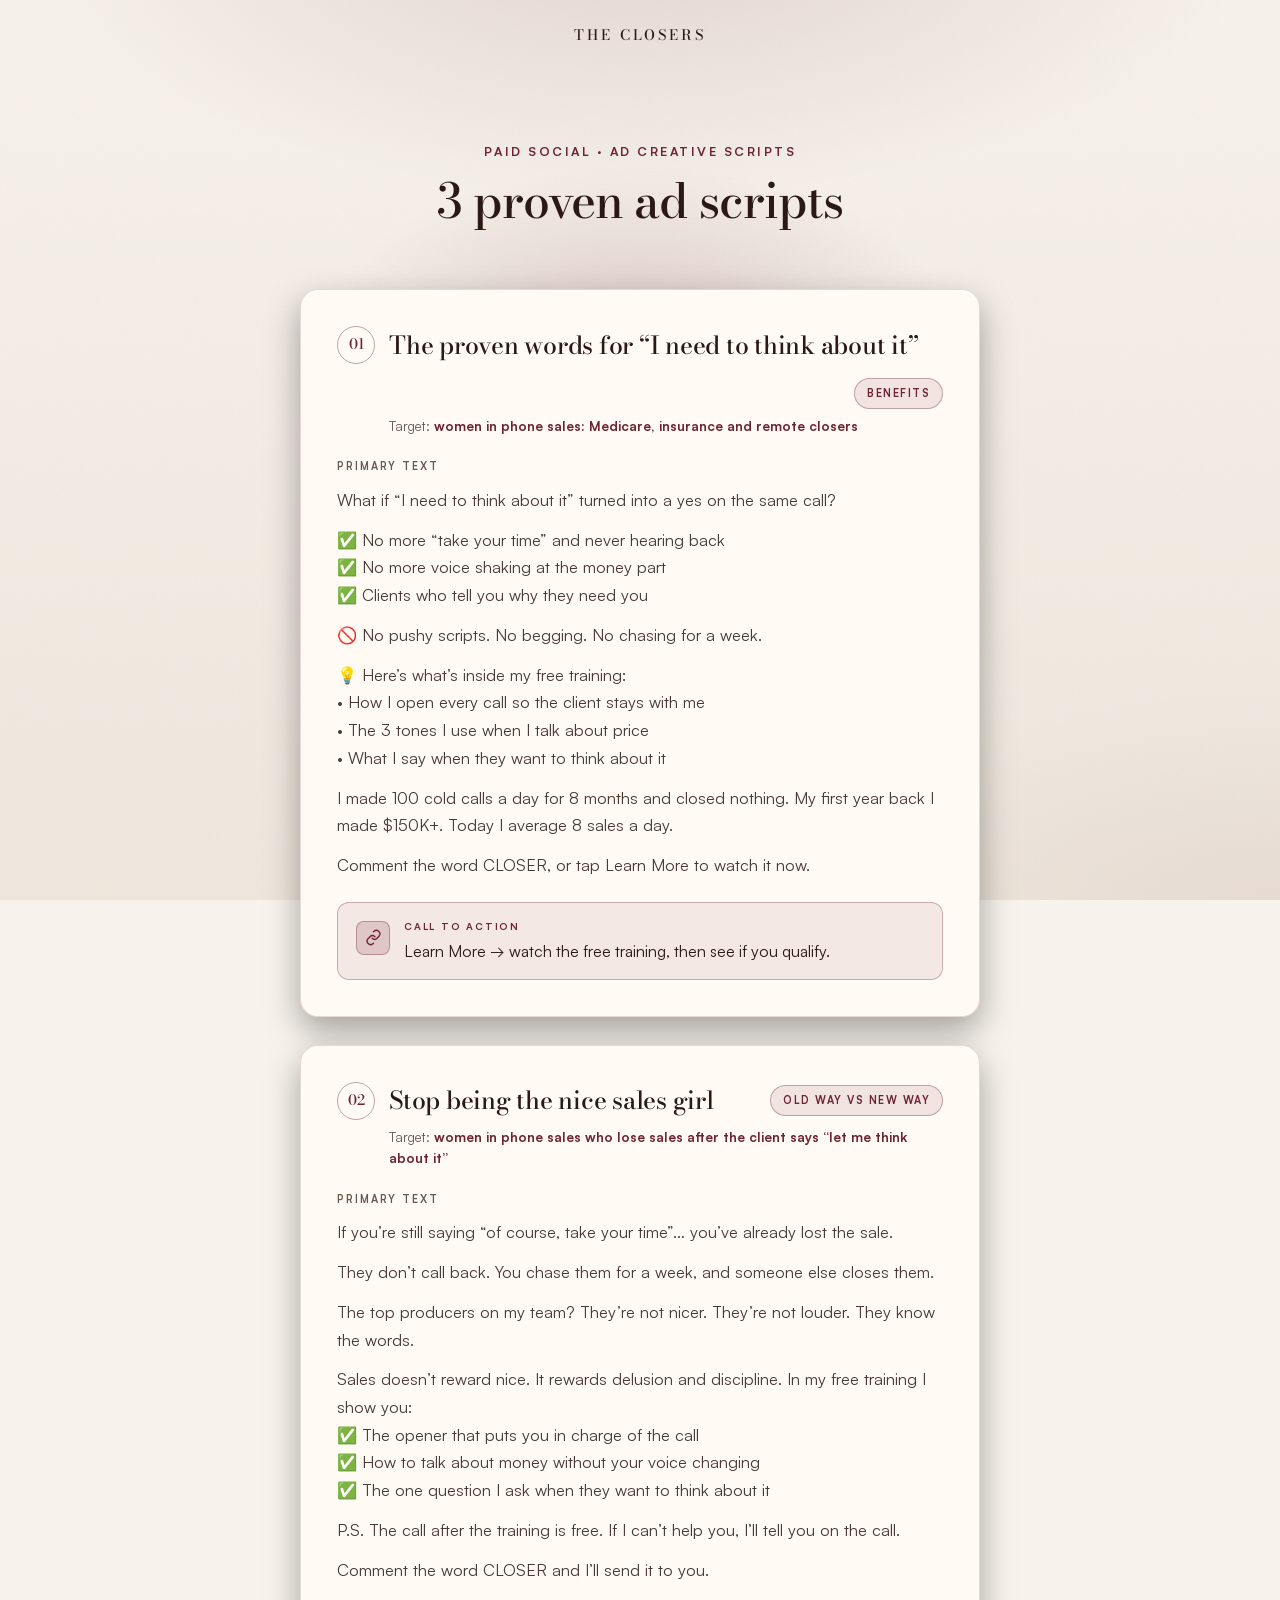
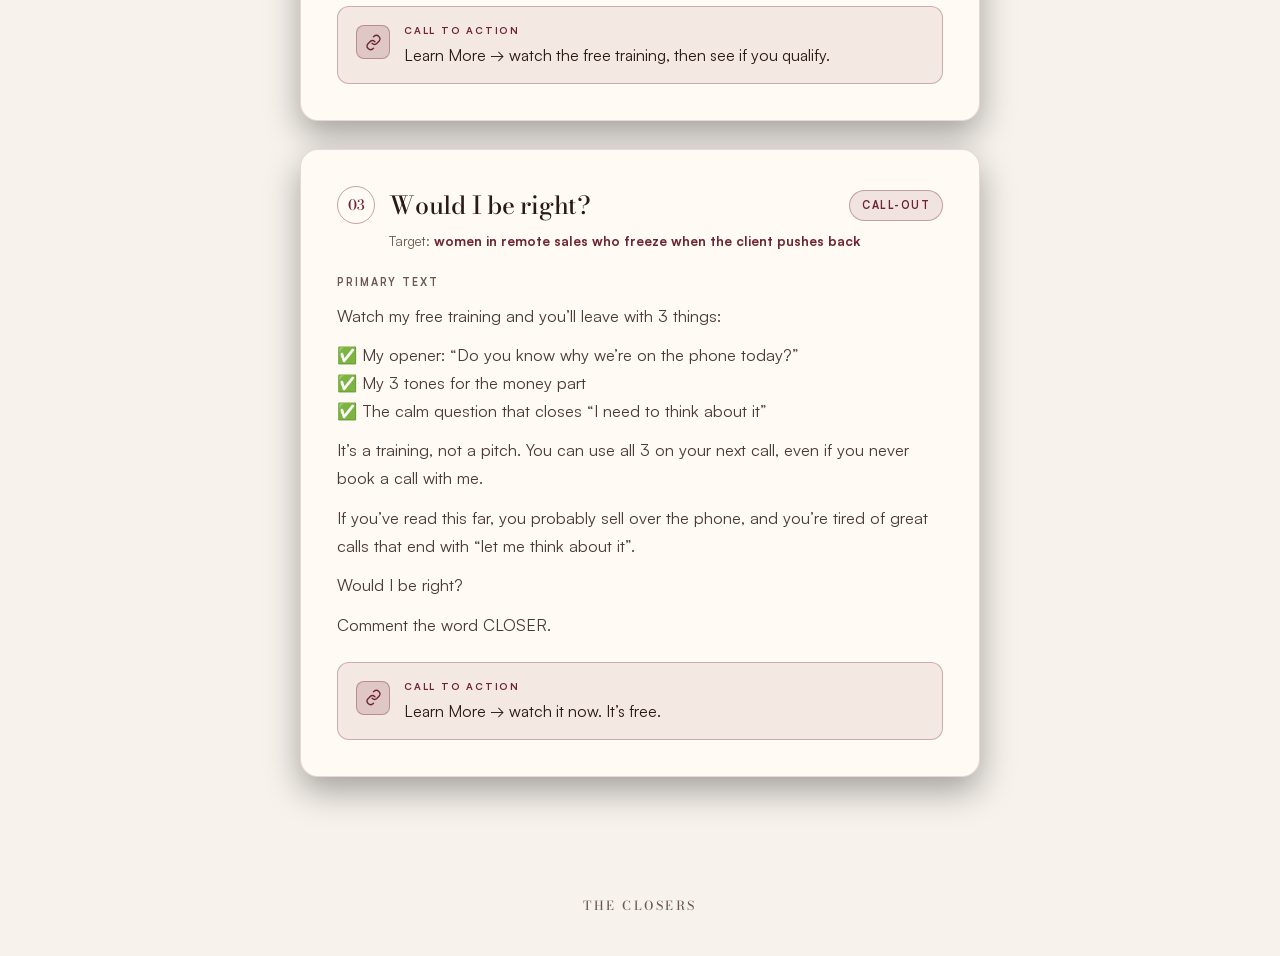
<file: ad-scripts/index.html>
<!doctype html>
<html lang="en">
<head>
  <meta charset="utf-8" />
  <meta name="viewport" content="width=device-width, initial-scale=1" />
  <title>Ad scripts · Zahava Thornton</title>
  <meta name="robots" content="noindex" />
  <script>document.documentElement.className += " js";</script>
  <link rel="icon" href="../assets/img/favicon.png" type="image/png" />
  <link rel="apple-touch-icon" href="../assets/img/apple-touch-icon.png" />
  <link rel="stylesheet" href="../assets/vendor/lenis.css" />
  <link rel="stylesheet" href="../vsl/vsl.css" />
  <link rel="stylesheet" href="../assets/brand.css" />
  <link rel="stylesheet" href="ad-scripts.css" />
</head>
<body>
  <header class="brandbar">
    <div class="brand">
      <span class="brand__word">The Closers</span>
    </div>
  </header>
  <main class="page">
    <section class="ads">
      <div class="ads__glow" aria-hidden="true"></div>
      <div class="container">
        <header class="ads__intro">
          <p class="ads__eyebrow reveal">Paid social · Ad creative scripts</p>
          <h1 class="ads__title reveal" style="--i:1">3 proven ad scripts</h1>
        </header>
        <div class="ads__list">
          <article class="ad reveal">
            <div class="ad__head"><span class="ad__num">01</span><h2 class="ad__title">The proven words for &ldquo;I need to think about it&rdquo;</h2><span class="ad__angle">Benefits</span></div>
            <p class="ad__target">Target: <b>women in phone sales: Medicare, insurance and remote closers</b></p>
            <span class="ad__label">Primary text</span>
            <div class="ad__body"><p>What if &ldquo;I need to think about it&rdquo; turned into a yes on the same call?</p><p>✅ No more &ldquo;take your time&rdquo; and never hearing back<br/>✅ No more voice shaking at the money part<br/>✅ Clients who tell you why they need you</p><p>🚫 No pushy scripts. No begging. No chasing for a week.</p><p>💡 Here&rsquo;s what&rsquo;s inside my free training:<br/>• How I open every call so the client stays with me<br/>• The 3 tones I use when I talk about price<br/>• What I say when they want to think about it</p><p>I made 100 cold calls a day for 8 months and closed nothing. My first year back I made $150K+. Today I average 8 sales a day.</p><p>Comment the word CLOSER, or tap Learn More to watch it now.</p></div>
            <div class="ad__cta">
              <span class="ad__cta-icon"><svg viewBox="0 0 24 24"><path d="M10 13a5 5 0 0 0 7 0l3-3a5 5 0 0 0-7-7l-1 1"/><path d="M14 11a5 5 0 0 0-7 0l-3 3a5 5 0 0 0 7 7l1-1"/></svg></span>
              <div><span class="ad__cta-label">Call to action</span><p class="ad__cta-text">Learn More → watch the free training, then see if you qualify.</p></div>
            </div>
          </article>
          <article class="ad reveal">
            <div class="ad__head"><span class="ad__num">02</span><h2 class="ad__title">Stop being the nice sales girl</h2><span class="ad__angle">Old way vs new way</span></div>
            <p class="ad__target">Target: <b>women in phone sales who lose sales after the client says &ldquo;let me think about it&rdquo;</b></p>
            <span class="ad__label">Primary text</span>
            <div class="ad__body"><p>If you&rsquo;re still saying &ldquo;of course, take your time&rdquo;&hellip; you&rsquo;ve already lost the sale.</p><p>They don&rsquo;t call back. You chase them for a week, and someone else closes them.</p><p>The top producers on my team? They&rsquo;re not nicer. They&rsquo;re not louder. They know the words.</p><p>Sales doesn&rsquo;t reward nice. It rewards delusion and discipline. In my free training I show you:<br/>✅ The opener that puts you in charge of the call<br/>✅ How to talk about money without your voice changing<br/>✅ The one question I ask when they want to think about it</p><p>P.S. The call after the training is free. If I can&rsquo;t help you, I&rsquo;ll tell you on the call.</p><p>Comment the word CLOSER and I&rsquo;ll send it to you.</p></div>
            <div class="ad__cta">
              <span class="ad__cta-icon"><svg viewBox="0 0 24 24"><path d="M10 13a5 5 0 0 0 7 0l3-3a5 5 0 0 0-7-7l-1 1"/><path d="M14 11a5 5 0 0 0-7 0l-3 3a5 5 0 0 0 7 7l1-1"/></svg></span>
              <div><span class="ad__cta-label">Call to action</span><p class="ad__cta-text">Learn More → watch the free training, then see if you qualify.</p></div>
            </div>
          </article>
          <article class="ad reveal">
            <div class="ad__head"><span class="ad__num">03</span><h2 class="ad__title">Would I be right?</h2><span class="ad__angle">Call-out</span></div>
            <p class="ad__target">Target: <b>women in remote sales who freeze when the client pushes back</b></p>
            <span class="ad__label">Primary text</span>
            <div class="ad__body"><p>Watch my free training and you&rsquo;ll leave with 3 things:</p><p>✅ My opener: &ldquo;Do you know why we&rsquo;re on the phone today?&rdquo;<br/>✅ My 3 tones for the money part<br/>✅ The calm question that closes &ldquo;I need to think about it&rdquo;</p><p>It&rsquo;s a training, not a pitch. You can use all 3 on your next call, even if you never book a call with me.</p><p>If you&rsquo;ve read this far, you probably sell over the phone, and you&rsquo;re tired of great calls that end with &ldquo;let me think about it&rdquo;.</p><p>Would I be right?</p><p>Comment the word CLOSER.</p></div>
            <div class="ad__cta">
              <span class="ad__cta-icon"><svg viewBox="0 0 24 24"><path d="M10 13a5 5 0 0 0 7 0l3-3a5 5 0 0 0-7-7l-1 1"/><path d="M14 11a5 5 0 0 0-7 0l-3 3a5 5 0 0 0 7 7l1-1"/></svg></span>
              <div><span class="ad__cta-label">Call to action</span><p class="ad__cta-text">Learn More → watch it now. It&rsquo;s free.</p></div>
            </div>
          </article>
        </div>
      </div>
    </section>
  </main>
  <footer class="brandfoot">
    <div class="brand">
      <span class="brand__word">The Closers</span>
    </div>
  </footer>
  <script src="../assets/vendor/lenis.min.js"></script>
  <script src="../vsl/vsl.js"></script>
</body>
</html>
</file>
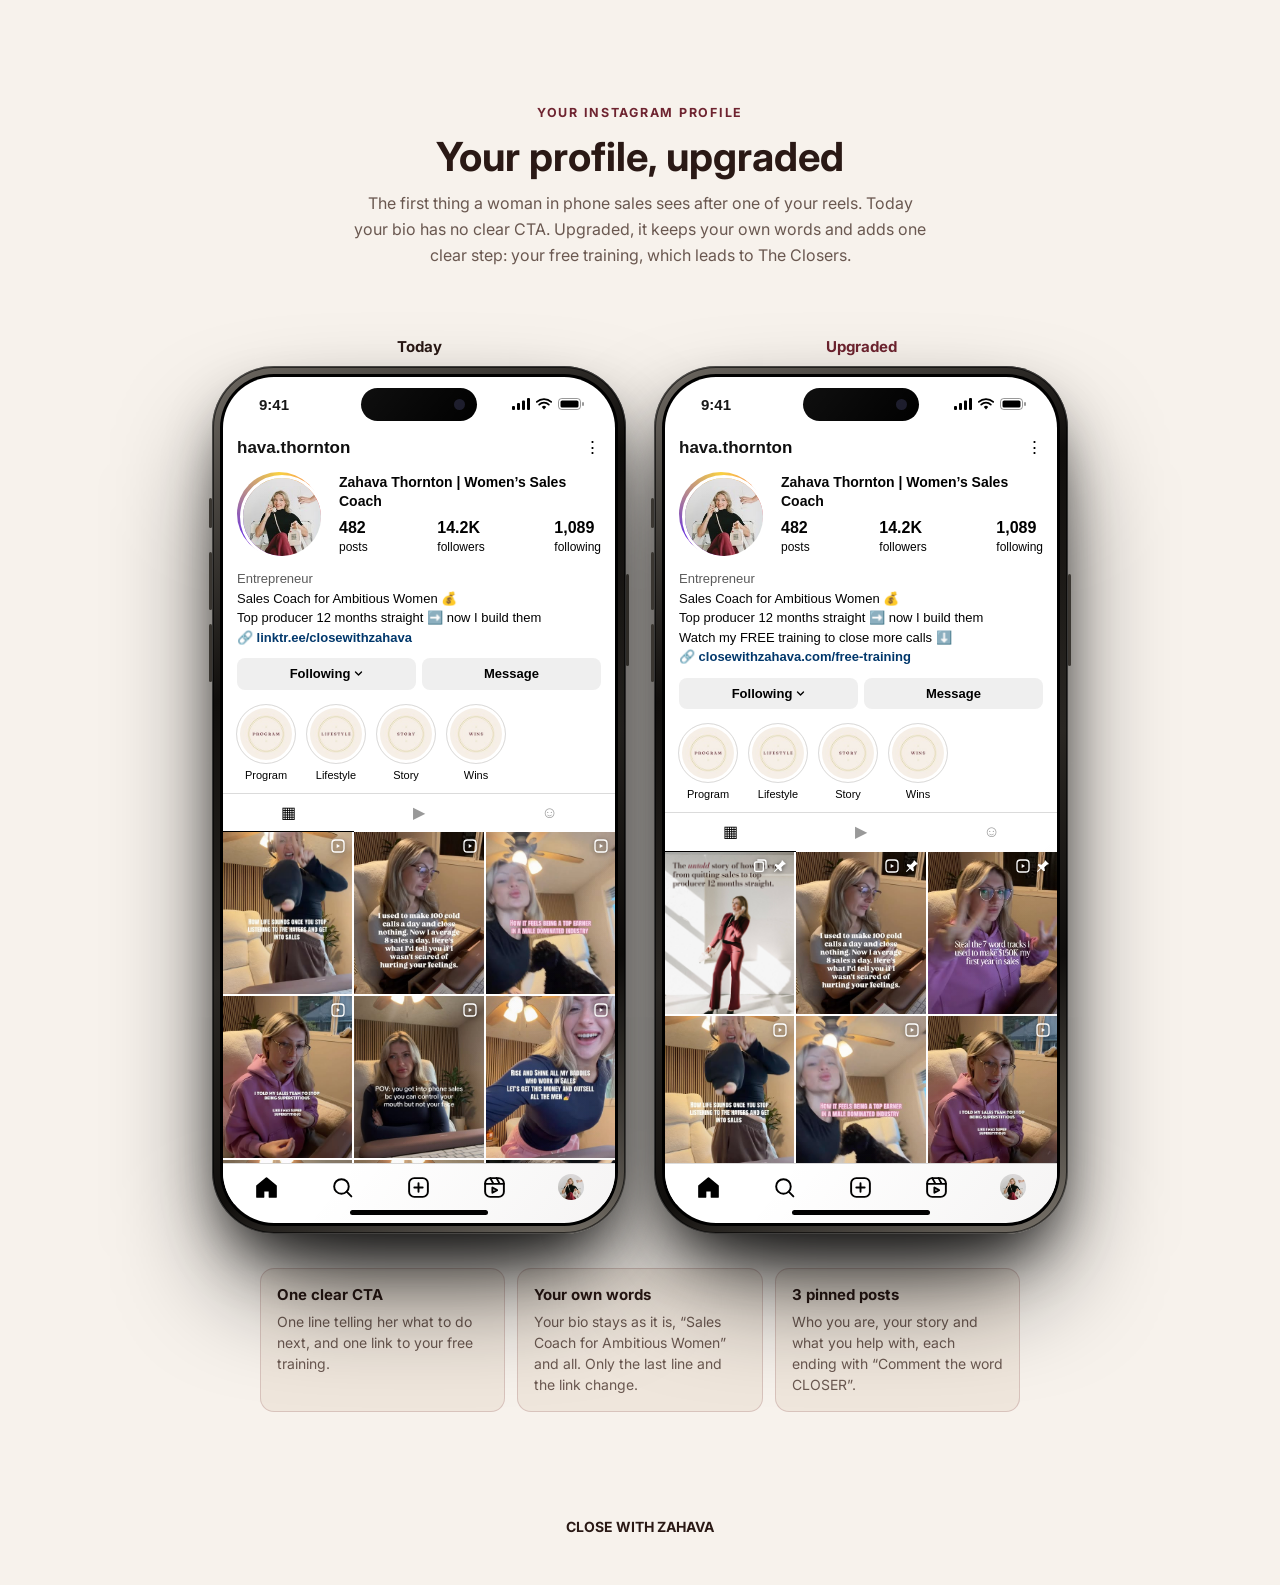
<file: ig-profile/index.html>
<!doctype html>
<html lang="en">
<head>
  <meta charset="utf-8" />
  <meta name="viewport" content="width=device-width, initial-scale=1" />
  <title>Your profile · Zahava Thornton</title>
  <meta name="robots" content="noindex" />
  <link rel="icon" href="../assets/img/favicon.png" type="image/png" />
  <link rel="apple-touch-icon" href="../assets/img/apple-touch-icon.png" />
  <link rel="preconnect" href="https://fonts.googleapis.com" /><link href="https://fonts.googleapis.com/css2?family=Inter:wght@400;600;700&display=swap" rel="stylesheet" />
  <style>@font-face{font-family:"SF Pro Display Bold";src:url("https://framerusercontent.com/assets/e2xSj9IcJ8dsIvELAZDx3LfWno.woff2");font-display:swap;font-weight:700}</style>
  <link rel="stylesheet" href="../assets/phone-prof.css" />
  <style>
  html,body{background:#f7f2ec;color:#2a1915;margin:0}
  .sa__intro{text-align:center;padding:44px 16px 12px}
  .eyebrow{color:#6e2430;font:700 .78rem/1 Inter,sans-serif;letter-spacing:.14em;text-transform:uppercase;margin:0}
  .sa__title{font:700 clamp(28px,5vw,40px)/1.1 "SF Pro Display Bold",Inter,sans-serif;margin:.4em 0 .3em;color:#2a1915}
  .sa__note{color:#6a5850;max-width:580px;margin:0 auto 14px;font:400 16px/1.6 Inter,sans-serif}
  .ads2{display:flex;flex-wrap:wrap;justify-content:center;gap:28px}.ads2>div{min-width:0}
  .adlab{text-align:center;font:700 15px/1 Inter,sans-serif;color:#2a1915;margin:0 0 12px}.adlab.new{color:#6e2430}
  .why{max-width:760px;margin:34px auto 0;padding:0 16px;display:grid;grid-template-columns:repeat(3,minmax(0,1fr));gap:12px}
  .why div{background:#efe6dc;border:1px solid rgba(110,36,48,.18);border-radius:14px;padding:16px}
  .why b{display:block;font:700 15px/1.3 "SF Pro Display Bold",Inter,sans-serif;margin-bottom:6px}.why span{font:400 14px/1.5 Inter,sans-serif;color:#6a5850}
  @media(max-width:700px){.why{grid-template-columns:1fr}}
  .brandfoot{text-align:center;padding:34px 16px 50px;color:#6a5850;font:400 14px Inter,sans-serif}.brandfoot b{color:#2a1915}
  .hli i{font-size:18px}
  </style>
<style>
.feed--prof{overflow:hidden}.prof{font:13px/1.35 -apple-system,"Helvetica Neue",Arial,sans-serif;color:#000;background:#fff}
.ptop{display:flex;justify-content:space-between;padding:6px 14px 8px;font-size:17px}.ptop b{font-weight:700}
.phead{display:flex;align-items:center;gap:18px;padding:4px 14px}.pav{width:78px;height:78px;border-radius:50%;padding:3px;background:conic-gradient(#f9ce34,#ee2a7b,#6228d7,#f9ce34);flex:none}
.pav img{width:100%;height:100%;border-radius:50%;object-fit:cover;border:3px solid #fff}
.pright{flex:1;min-width:0;display:flex;flex-direction:column;gap:6px}.pname{font-size:14px}.pstats{display:flex;justify-content:space-between}.pstats span{align-items:flex-start!important}.pstats span{display:flex;flex-direction:column;align-items:center;font-size:12px}.pstats b{font-size:16px}
.pbio{padding:8px 14px 0}.pbio p{margin:2px 0}.pcat{color:#555}.plink{color:#00376b;font-weight:600;word-break:break-all}
.pbtn{display:flex;gap:6px;padding:10px 14px}.pbtn span{flex:1;text-align:center;background:#efefef;border-radius:8px;padding:7px 0;font-weight:600}.pbtn .fol{background:#efefef;color:#000}
.hl{display:flex;gap:12px;padding:4px 14px 10px;overflow:hidden}.hli{display:flex;flex-direction:column;align-items:center;gap:4px;width:58px;flex:none}
.hli i{width:58px;height:58px;border-radius:50%;border:1px solid #dbdbdb;box-shadow:inset 0 0 0 3px #fff;display:flex;align-items:center;justify-content:center;color:#fff;font-style:normal;font-size:20px}
.hli b{font-weight:400;font-size:11px;white-space:nowrap;overflow:hidden;text-overflow:ellipsis;max-width:62px}
.ptabs{display:flex;border-top:1px solid #dbdbdb}.ptabs span{flex:1;text-align:center;padding:8px 0;color:#999;font-size:16px}.ptabs .on{color:#000;border-bottom:1px solid #000}
.grid3{display:grid;grid-template-columns:repeat(3,1fr);gap:2px}.gc{position:relative;aspect-ratio:4/5;overflow:hidden;background:#eee}.gc img{width:100%;height:100%;object-fit:cover;display:block}
.gc .pin,.gc .rl{position:absolute;top:6px;right:6px;width:16px;height:16px;filter:drop-shadow(0 1px 2px rgba(0,0,0,.5))}.gc .rl{right:6px}.gc .pin+.rl{right:26px}
</style>
<style>.sh{max-width:900px;margin:44px auto 0;padding:0 20px;text-align:center}.sh__row{display:flex;gap:14px;justify-content:center;margin:16px 0 14px}.sh__row img{width:min(30%,220px);aspect-ratio:9/16;object-fit:cover;border-radius:14px;box-shadow:0 18px 36px -22px rgba(30,26,34,.45)}.sh__note{font-family:Inter,sans-serif;color:var(--muted,#6a5850);max-width:520px;margin:0 auto;line-height:1.55}</style>
</head>
<body>
  <main class="page">
    <section class="sa">
      <div class="sa__intro">
        <p class="eyebrow">Your Instagram profile</p>
        <h1 class="sa__title">Your profile, upgraded</h1>
        <p class="sa__note">The first thing a woman in phone sales sees after one of your reels. Today your bio has no clear CTA. Upgraded, it keeps your own words and adds one clear step: your free training, which leads to The Closers.</p>
      </div>
      <div class="stage"><div class="ads2">
        <div class="adcol"><p class="adlab">Today</p><div class="phone-wrap" id="pf1"><div class="iphone"><span class="btn-side l" style="top:132px;height:30px"></span><span class="btn-side l" style="top:186px;height:58px"></span><span class="btn-side l" style="top:258px;height:58px"></span><span class="btn-side r" style="top:208px;height:92px"></span><div class="screen"><div class="status"><span>9:41</span><span class="island"></span><span class="ic"><svg viewBox="0 0 18 12"><rect x="0" y="8" width="3" height="4" rx="1" fill="#000"/><rect x="5" y="5" width="3" height="7" rx="1" fill="#000"/><rect x="10" y="2.5" width="3" height="9.5" rx="1" fill="#000"/><rect x="15" y="0" width="3" height="12" rx="1" fill="#000"/></svg><svg viewBox="0 0 16 12"><path d="M8 11.5l2.2-2.6a3.2 3.2 0 0 0-4.4 0z" fill="#000"/><path d="M3.2 6.6a6.8 6.8 0 0 1 9.6 0" stroke="#000" stroke-width="1.8" fill="none" stroke-linecap="round"/><path d="M.8 3.9a10.5 10.5 0 0 1 14.4 0" stroke="#000" stroke-width="1.8" fill="none" stroke-linecap="round"/></svg><svg viewBox="0 0 27 12"><rect x=".5" y=".5" width="22" height="11" rx="3.2" fill="none" stroke="#000" opacity=".4"/><rect x="2.5" y="2.5" width="18" height="7" rx="1.6" fill="#000"/><rect x="24" y="4" width="2" height="4" rx="1" fill="#000" opacity=".4"/></svg></span></div>
              <div class="feed feed--prof"><div class="prof">
  <div class="ptop"><b>hava.thornton</b><span>&#8942;</span></div>
  <div class="phead"><span class="pav"><img src="../assets/img/profile/pfp.jpg" alt=""></span>
    <div class="pright"><b class="pname">Zahava Thornton | Women&rsquo;s Sales Coach</b><div class="pstats"><span><b>482</b>posts</span><span><b>14.2K</b>followers</span><span><b>1,089</b>following</span></div></div></div>
  <div class="pbio"><p class="pcat">Entrepreneur</p><p>Sales Coach for Ambitious Women &#128176;</p><p>Top producer 12 months straight &#10145;&#65039; now I build them</p><p class="plink">&#128279; linktr.ee/closewithzahava</p></div>
  <div class="pbtn"><span class="fol">Following<svg viewBox="0 0 12 12" style="width:9px;height:9px;margin-left:4px;vertical-align:0"><path d="M2 4l4 4 4-4" fill="none" stroke="#000" stroke-width="1.8" stroke-linecap="round" stroke-linejoin="round"/></svg></span><span>Message</span></div>
  <div class="hl"><span class="hli"><i style="background:url(../assets/img/profile/hl1.jpg) center/cover"></i><b>Program</b></span><span class="hli"><i style="background:url(../assets/img/profile/hl2.jpg) center/cover"></i><b>Lifestyle</b></span><span class="hli"><i style="background:url(../assets/img/profile/hl3.jpg) center/cover"></i><b>Story</b></span><span class="hli"><i style="background:url(../assets/img/profile/hl4.jpg) center/cover"></i><b>Wins</b></span></div>
  <div class="ptabs"><span class="on">&#9638;</span><span>&#9654;</span><span>&#9786;</span></div>
  <div class="grid3"><span class="gc"><svg class="rl" viewBox="0 0 24 24"><rect x="3" y="3" width="18" height="18" rx="5" fill="none" stroke="#fff" stroke-width="2"/><path d="M10 9v6l5-3z" fill="#fff"/></svg><img src="../assets/img/profile/De10sxNBxvC.jpg" alt=""></span><span class="gc"><svg class="rl" viewBox="0 0 24 24"><rect x="3" y="3" width="18" height="18" rx="5" fill="none" stroke="#fff" stroke-width="2"/><path d="M10 9v6l5-3z" fill="#fff"/></svg><img src="../assets/img/profile/DfAGLdEhcPY.jpg" alt=""></span><span class="gc"><svg class="rl" viewBox="0 0 24 24"><rect x="3" y="3" width="18" height="18" rx="5" fill="none" stroke="#fff" stroke-width="2"/><path d="M10 9v6l5-3z" fill="#fff"/></svg><img src="../assets/img/profile/Deu44SAhbS0.jpg" alt=""></span><span class="gc"><svg class="rl" viewBox="0 0 24 24"><rect x="3" y="3" width="18" height="18" rx="5" fill="none" stroke="#fff" stroke-width="2"/><path d="M10 9v6l5-3z" fill="#fff"/></svg><img src="../assets/img/profile/De9ijRYBRlO.jpg" alt=""></span><span class="gc"><svg class="rl" viewBox="0 0 24 24"><rect x="3" y="3" width="18" height="18" rx="5" fill="none" stroke="#fff" stroke-width="2"/><path d="M10 9v6l5-3z" fill="#fff"/></svg><img src="../assets/img/profile/DehoSqrvPxf.jpg" alt=""></span><span class="gc"><svg class="rl" viewBox="0 0 24 24"><rect x="3" y="3" width="18" height="18" rx="5" fill="none" stroke="#fff" stroke-width="2"/><path d="M10 9v6l5-3z" fill="#fff"/></svg><img src="../assets/img/profile/DezK0dhB6uB.jpg" alt=""></span><span class="gc"><svg class="rl" viewBox="0 0 24 24"><rect x="3" y="3" width="18" height="18" rx="5" fill="none" stroke="#fff" stroke-width="2"/><path d="M10 9v6l5-3z" fill="#fff"/></svg><img src="../assets/img/profile/Dew3CqRBBdB.jpg" alt=""></span><span class="gc"><svg class="rl" viewBox="0 0 24 24"><rect x="3" y="3" width="18" height="18" rx="5" fill="none" stroke="#fff" stroke-width="2"/><path d="M10 9v6l5-3z" fill="#fff"/></svg><img src="../assets/img/profile/DehXLowB6OW.jpg" alt=""></span><span class="gc"><svg class="rl" viewBox="0 0 24 24"><rect x="3" y="3" width="18" height="18" rx="5" fill="none" stroke="#fff" stroke-width="2"/><path d="M10 9v6l5-3z" fill="#fff"/></svg><img src="../assets/img/profile/DeuQETgBreZ.jpg" alt=""></span></div>
</div></div><div class="tabbar"><svg viewBox="0 0 24 24"><path d="M3 10.5L12 3l9 7.5V21h-6v-6H9v6H3z" fill="#000"/></svg><svg viewBox="0 0 24 24"><circle cx="11" cy="11" r="7"/><path d="M20.5 20.5l-4.5-4.5"/></svg><svg viewBox="0 0 24 24"><rect x="3" y="3" width="18" height="18" rx="5"/><path d="M12 8v8M8 12h8"/></svg><svg viewBox="0 0 24 24"><rect x="3" y="3" width="18" height="18" rx="5"/><path d="M3 8.5h18M8 3l3 5.5M14 3l3 5.5M10 12v5l4.5-2.5z"/></svg><img class="me" src="../assets/img/profile/pfp.jpg" alt="" /></div>
              <div class="homebar"></div></div></div></div></div>
        <div class="adcol"><p class="adlab new">Upgraded</p><div class="phone-wrap" id="pf2"><div class="iphone"><span class="btn-side l" style="top:132px;height:30px"></span><span class="btn-side l" style="top:186px;height:58px"></span><span class="btn-side l" style="top:258px;height:58px"></span><span class="btn-side r" style="top:208px;height:92px"></span><div class="screen"><div class="status"><span>9:41</span><span class="island"></span><span class="ic"><svg viewBox="0 0 18 12"><rect x="0" y="8" width="3" height="4" rx="1" fill="#000"/><rect x="5" y="5" width="3" height="7" rx="1" fill="#000"/><rect x="10" y="2.5" width="3" height="9.5" rx="1" fill="#000"/><rect x="15" y="0" width="3" height="12" rx="1" fill="#000"/></svg><svg viewBox="0 0 16 12"><path d="M8 11.5l2.2-2.6a3.2 3.2 0 0 0-4.4 0z" fill="#000"/><path d="M3.2 6.6a6.8 6.8 0 0 1 9.6 0" stroke="#000" stroke-width="1.8" fill="none" stroke-linecap="round"/><path d="M.8 3.9a10.5 10.5 0 0 1 14.4 0" stroke="#000" stroke-width="1.8" fill="none" stroke-linecap="round"/></svg><svg viewBox="0 0 27 12"><rect x=".5" y=".5" width="22" height="11" rx="3.2" fill="none" stroke="#000" opacity=".4"/><rect x="2.5" y="2.5" width="18" height="7" rx="1.6" fill="#000"/><rect x="24" y="4" width="2" height="4" rx="1" fill="#000" opacity=".4"/></svg></span></div>
              <div class="feed feed--prof"><div class="prof">
  <div class="ptop"><b>hava.thornton</b><span>&#8942;</span></div>
  <div class="phead"><span class="pav"><img src="../assets/img/profile/pfp.jpg" alt=""></span>
    <div class="pright"><b class="pname">Zahava Thornton | Women&rsquo;s Sales Coach</b><div class="pstats"><span><b>482</b>posts</span><span><b>14.2K</b>followers</span><span><b>1,089</b>following</span></div></div></div>
  <div class="pbio"><p class="pcat">Entrepreneur</p><p>Sales Coach for Ambitious Women &#128176;</p><p>Top producer 12 months straight &#10145;&#65039; now I build them</p><p>Watch my FREE training to close more calls &#11015;&#65039;</p><p class="plink">&#128279; closewithzahava.com/free-training</p></div>
  <div class="pbtn"><span class="fol">Following<svg viewBox="0 0 12 12" style="width:9px;height:9px;margin-left:4px;vertical-align:0"><path d="M2 4l4 4 4-4" fill="none" stroke="#000" stroke-width="1.8" stroke-linecap="round" stroke-linejoin="round"/></svg></span><span>Message</span></div>
  <div class="hl"><span class="hli"><i style="background:url(../assets/img/profile/hl1.jpg) center/cover"></i><b>Program</b></span><span class="hli"><i style="background:url(../assets/img/profile/hl2.jpg) center/cover"></i><b>Lifestyle</b></span><span class="hli"><i style="background:url(../assets/img/profile/hl3.jpg) center/cover"></i><b>Story</b></span><span class="hli"><i style="background:url(../assets/img/profile/hl4.jpg) center/cover"></i><b>Wins</b></span></div>
  <div class="ptabs"><span class="on">&#9638;</span><span>&#9654;</span><span>&#9786;</span></div>
  <div class="grid3"><span class="gc"><svg class="pin" viewBox="0 0 24 24"><path d="M15 3l6 6-3 1-4 4 1 5-2 1-4-4-5 5-1-1 5-5-4-4 1-2 5 1 4-4z" fill="#fff"/></svg><svg class="rl" viewBox="0 0 24 24"><rect x="4" y="6" width="13" height="14" rx="2" fill="none" stroke="#fff" stroke-width="2"/><path d="M8 3h10a3 3 0 0 1 3 3v10" fill="none" stroke="#fff" stroke-width="2"/></svg><img src="../assets/img/post/p1.jpg" alt=""></span><span class="gc"><svg class="pin" viewBox="0 0 24 24"><path d="M15 3l6 6-3 1-4 4 1 5-2 1-4-4-5 5-1-1 5-5-4-4 1-2 5 1 4-4z" fill="#fff"/></svg><svg class="rl" viewBox="0 0 24 24"><rect x="3" y="3" width="18" height="18" rx="5" fill="none" stroke="#fff" stroke-width="2"/><path d="M10 9v6l5-3z" fill="#fff"/></svg><img src="../assets/img/profile/pin2.jpg" alt=""></span><span class="gc"><svg class="pin" viewBox="0 0 24 24"><path d="M15 3l6 6-3 1-4 4 1 5-2 1-4-4-5 5-1-1 5-5-4-4 1-2 5 1 4-4z" fill="#fff"/></svg><svg class="rl" viewBox="0 0 24 24"><rect x="3" y="3" width="18" height="18" rx="5" fill="none" stroke="#fff" stroke-width="2"/><path d="M10 9v6l5-3z" fill="#fff"/></svg><img src="../assets/img/profile/pin3.jpg" alt=""></span><span class="gc"><svg class="rl" viewBox="0 0 24 24"><rect x="3" y="3" width="18" height="18" rx="5" fill="none" stroke="#fff" stroke-width="2"/><path d="M10 9v6l5-3z" fill="#fff"/></svg><img src="../assets/img/profile/De10sxNBxvC.jpg" alt=""></span><span class="gc"><svg class="rl" viewBox="0 0 24 24"><rect x="3" y="3" width="18" height="18" rx="5" fill="none" stroke="#fff" stroke-width="2"/><path d="M10 9v6l5-3z" fill="#fff"/></svg><img src="../assets/img/profile/Deu44SAhbS0.jpg" alt=""></span><span class="gc"><svg class="rl" viewBox="0 0 24 24"><rect x="3" y="3" width="18" height="18" rx="5" fill="none" stroke="#fff" stroke-width="2"/><path d="M10 9v6l5-3z" fill="#fff"/></svg><img src="../assets/img/profile/De9ijRYBRlO.jpg" alt=""></span><span class="gc"><svg class="rl" viewBox="0 0 24 24"><rect x="3" y="3" width="18" height="18" rx="5" fill="none" stroke="#fff" stroke-width="2"/><path d="M10 9v6l5-3z" fill="#fff"/></svg><img src="../assets/img/profile/DehoSqrvPxf.jpg" alt=""></span><span class="gc"><svg class="rl" viewBox="0 0 24 24"><rect x="3" y="3" width="18" height="18" rx="5" fill="none" stroke="#fff" stroke-width="2"/><path d="M10 9v6l5-3z" fill="#fff"/></svg><img src="../assets/img/profile/DezK0dhB6uB.jpg" alt=""></span><span class="gc"><svg class="rl" viewBox="0 0 24 24"><rect x="3" y="3" width="18" height="18" rx="5" fill="none" stroke="#fff" stroke-width="2"/><path d="M10 9v6l5-3z" fill="#fff"/></svg><img src="../assets/img/profile/Dew3CqRBBdB.jpg" alt=""></span></div>
</div></div><div class="tabbar"><svg viewBox="0 0 24 24"><path d="M3 10.5L12 3l9 7.5V21h-6v-6H9v6H3z" fill="#000"/></svg><svg viewBox="0 0 24 24"><circle cx="11" cy="11" r="7"/><path d="M20.5 20.5l-4.5-4.5"/></svg><svg viewBox="0 0 24 24"><rect x="3" y="3" width="18" height="18" rx="5"/><path d="M12 8v8M8 12h8"/></svg><svg viewBox="0 0 24 24"><rect x="3" y="3" width="18" height="18" rx="5"/><path d="M3 8.5h18M8 3l3 5.5M14 3l3 5.5M10 12v5l4.5-2.5z"/></svg><img class="me" src="../assets/img/profile/pfp.jpg" alt="" /></div>
              <div class="homebar"></div></div></div></div></div>
      </div></div>
      <div class="why">
        <div><b>One clear CTA</b><span>One line telling her what to do next, and one link to your free training.</span></div>
        <div><b>Your own words</b><span>Your bio stays as it is, &ldquo;Sales Coach for Ambitious Women&rdquo; and all. Only the last line and the link change.</span></div>
        <div><b>3 pinned posts</b><span>Who you are, your story and what you help with, each ending with &ldquo;Comment the word CLOSER&rdquo;.</span></div>
      </div>
    </section>
  </main>
  <footer class="brandfoot"><b>CLOSE WITH ZAHAVA</b></footer>
</body>
</html>
</file>
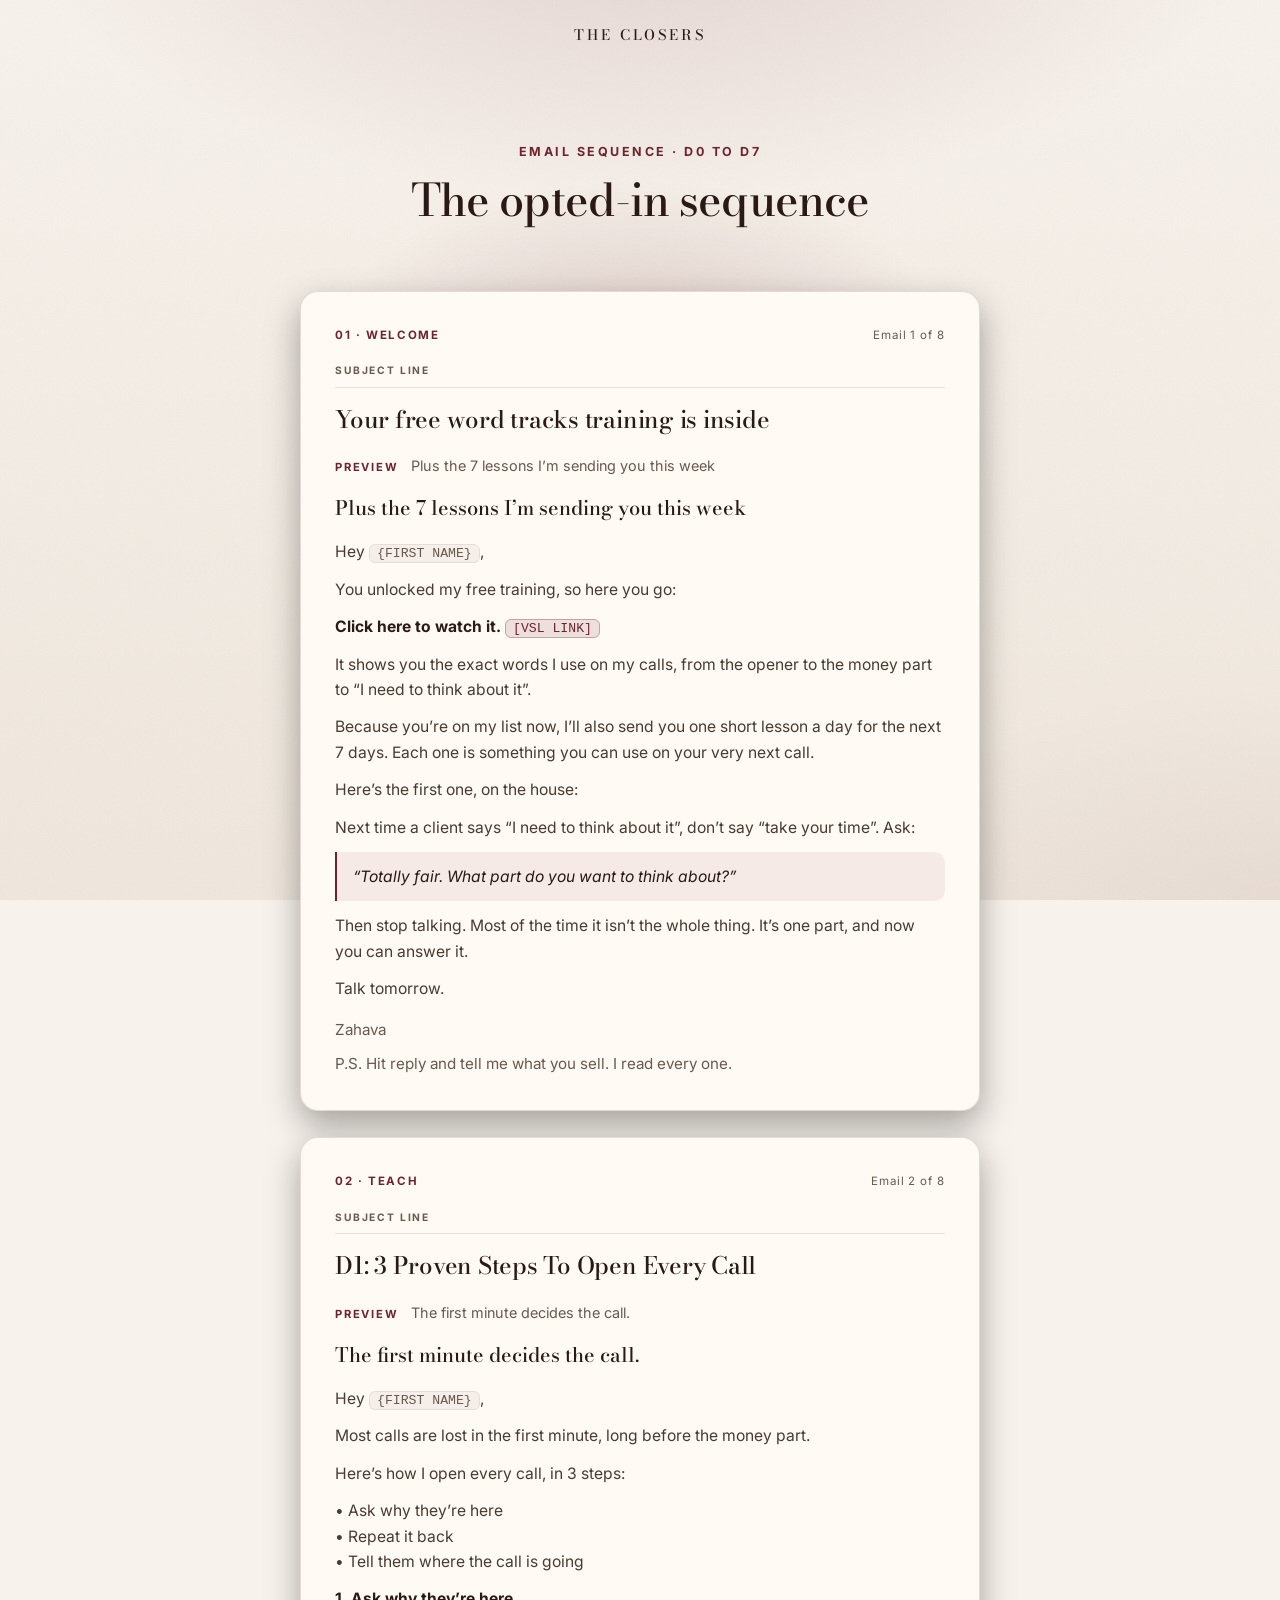
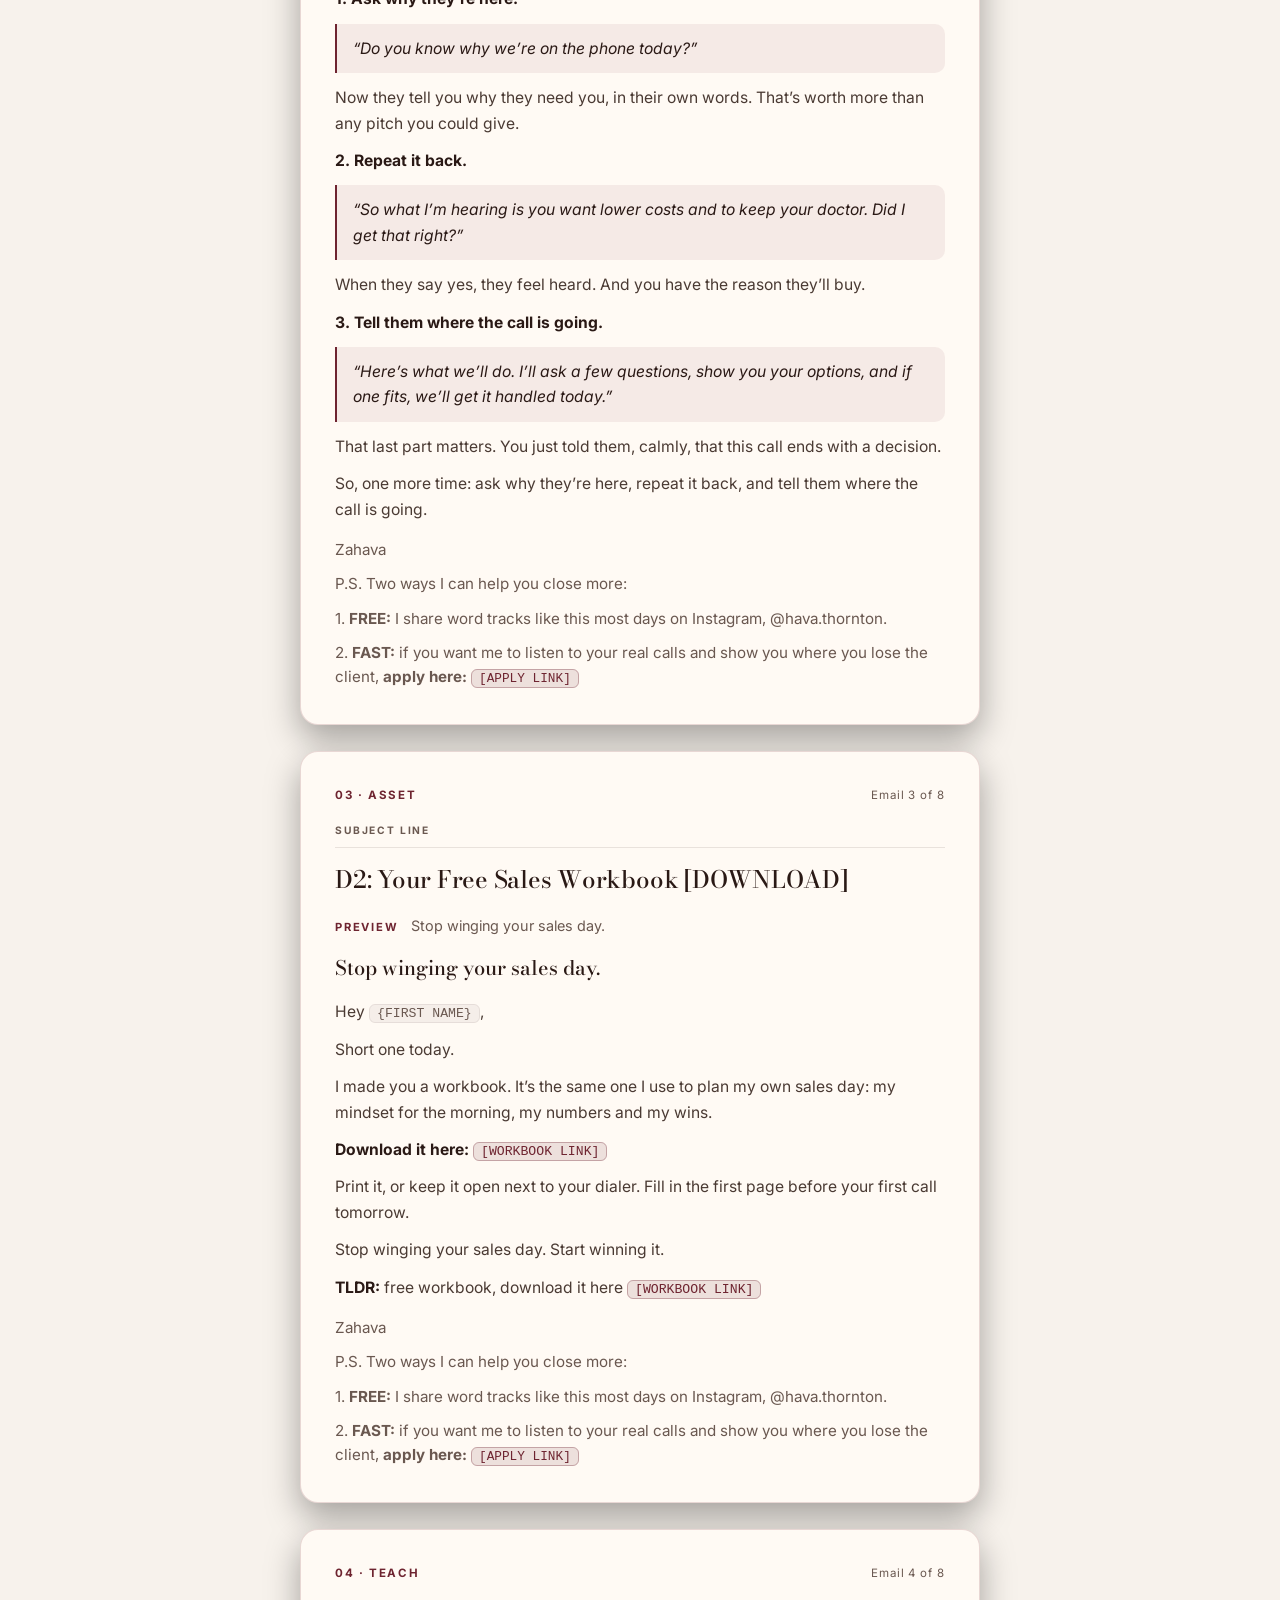
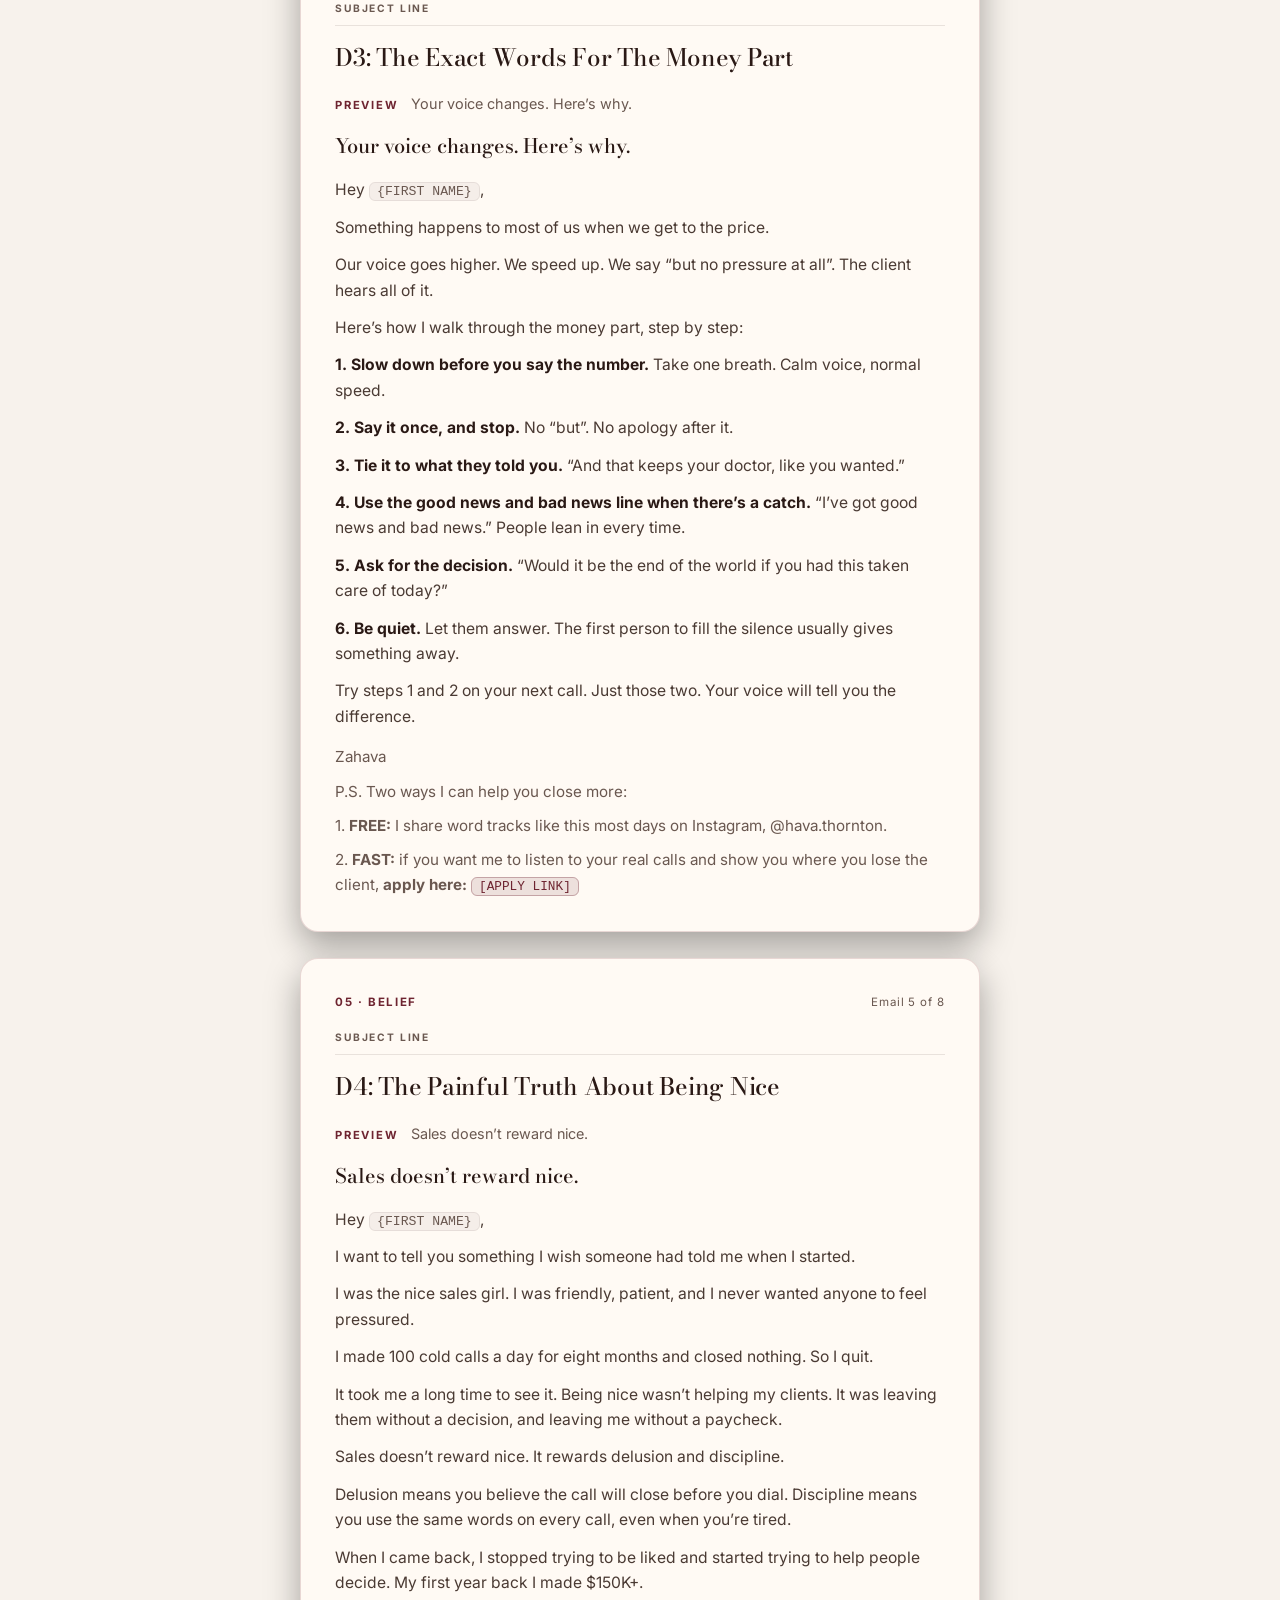
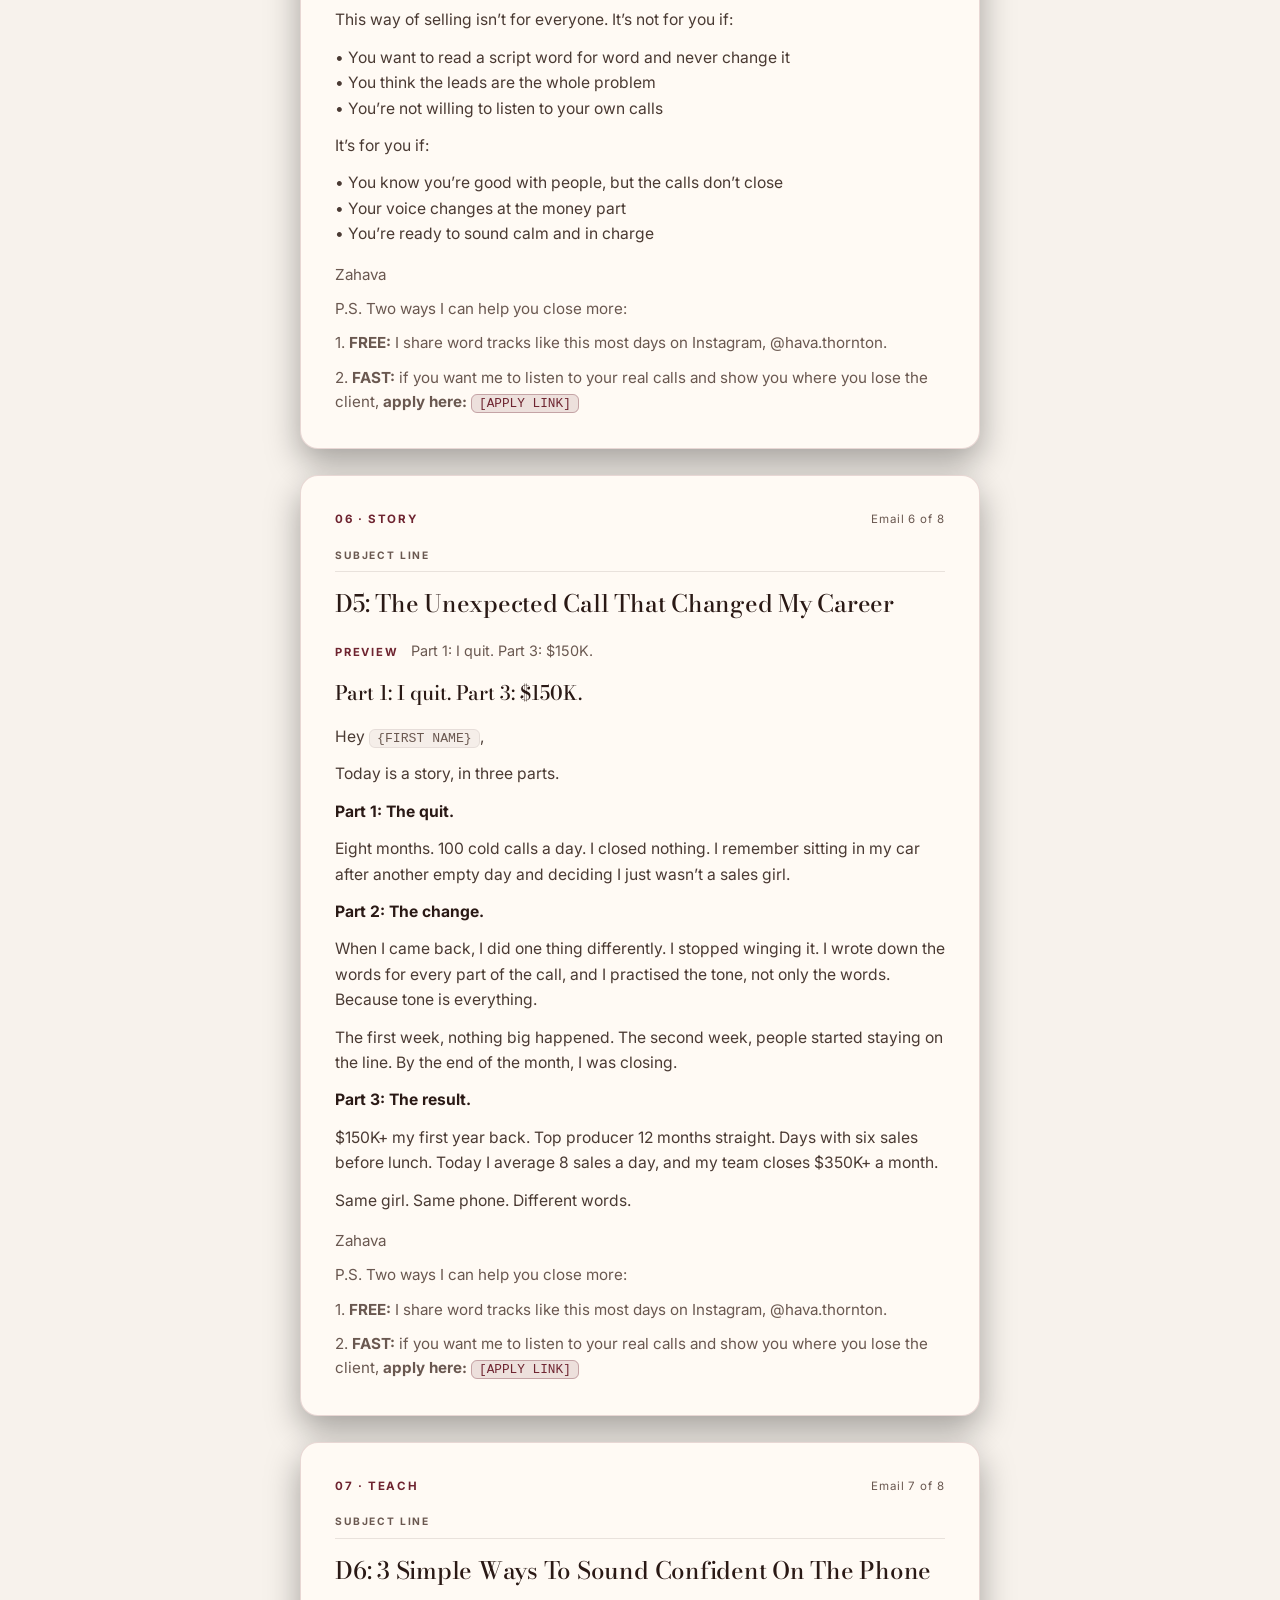
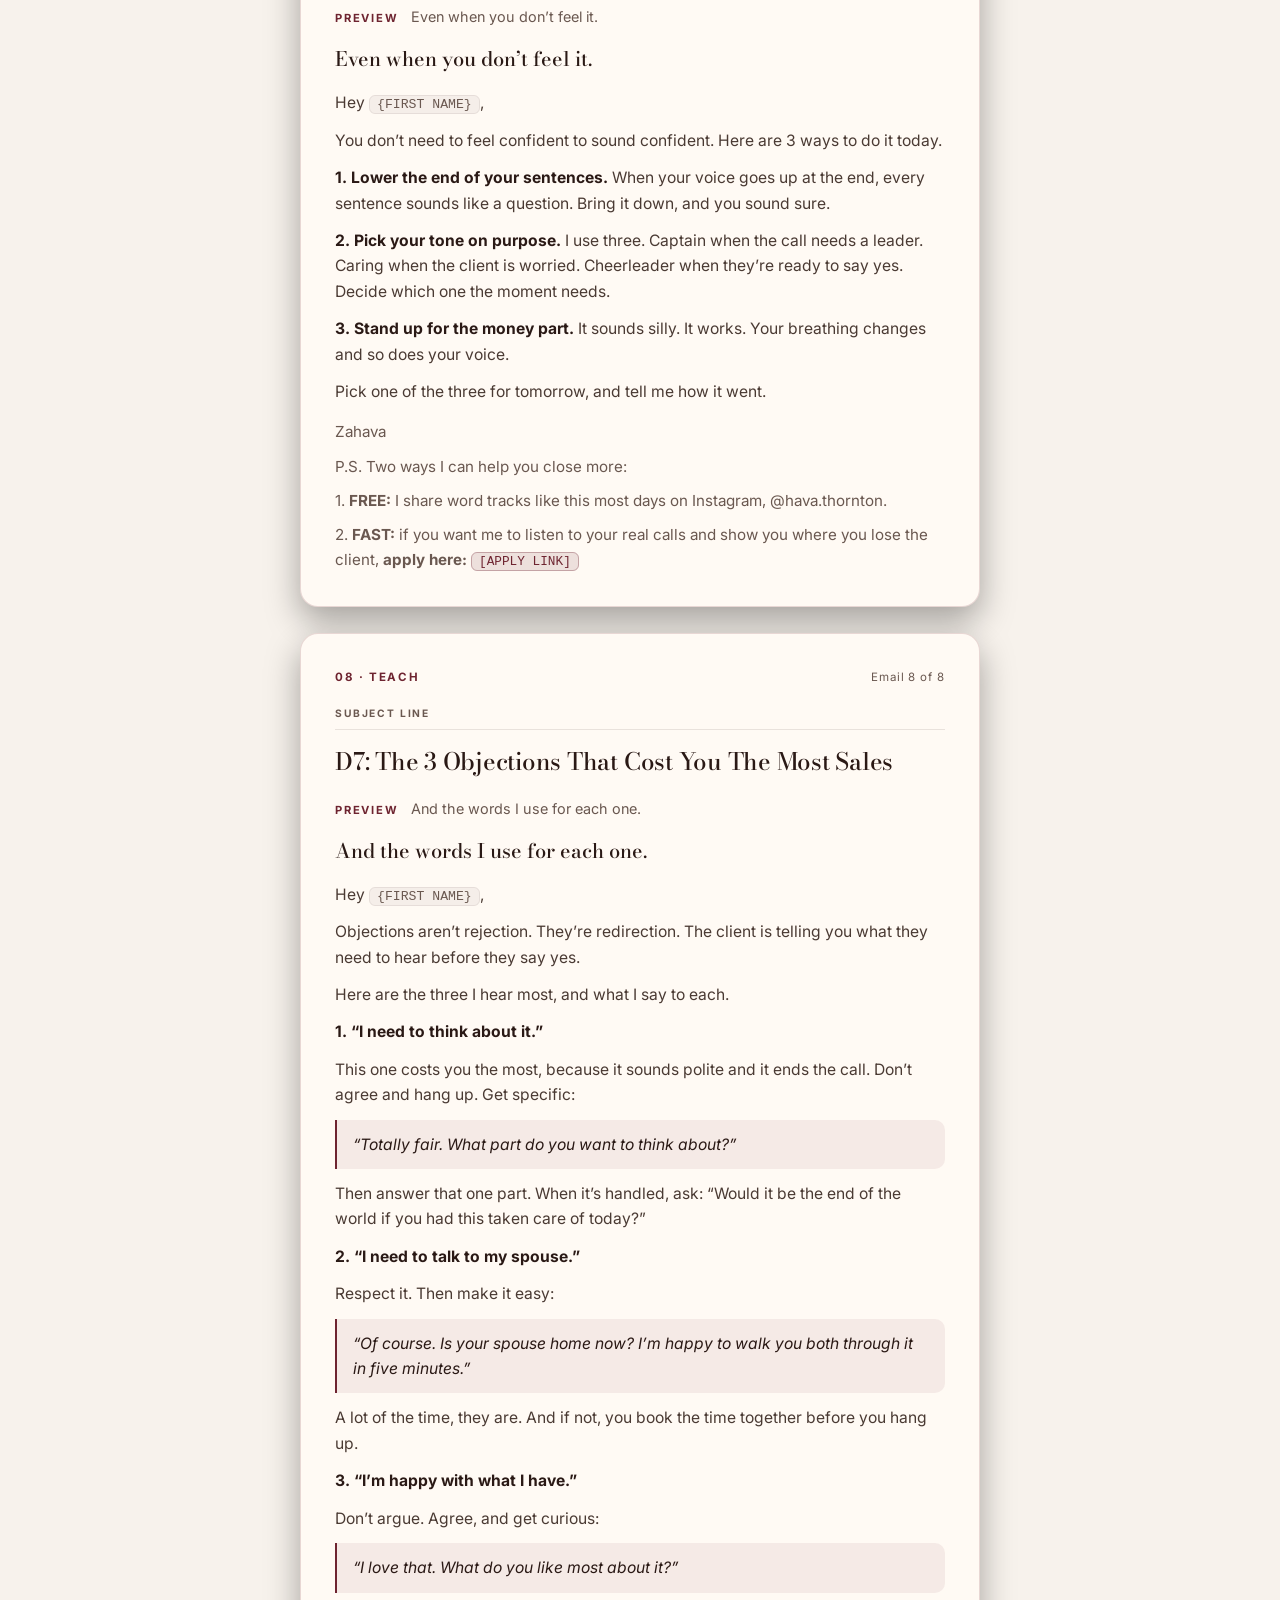
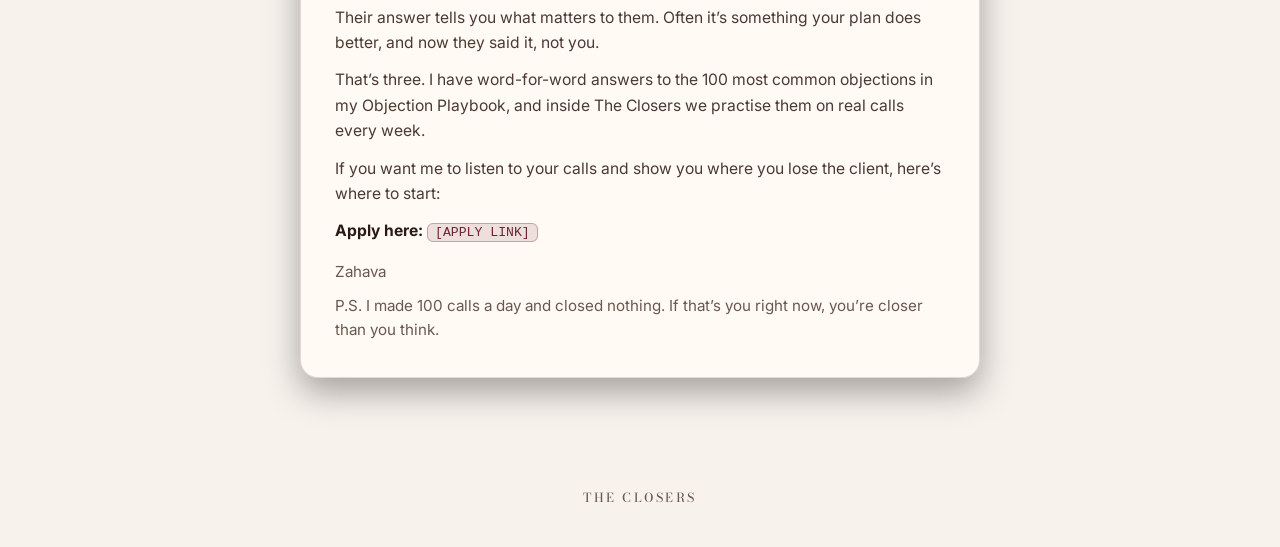
<file: opted-in/index.html>
<!doctype html>
<html lang="en">
<head>
  <meta charset="utf-8" />
  <meta name="viewport" content="width=device-width, initial-scale=1" />
  <title>Opted-in emails · Zahava Thornton</title>
  <meta name="robots" content="noindex" />
  <script>document.documentElement.className += " js";</script>
  <link rel="icon" href="../assets/img/favicon.png" type="image/png" />
  <link rel="apple-touch-icon" href="../assets/img/apple-touch-icon.png" />
  <link rel="stylesheet" href="../assets/vendor/lenis.css" />
  <link rel="stylesheet" href="../vsl/vsl.css" />
  <link rel="stylesheet" href="../opted-in/opted-in.css" />
  <link rel="stylesheet" href="../assets/brand.css" />
<link rel="stylesheet" href="https://fonts.googleapis.com/css2?family=Inter:wght@400;500;600;700&display=swap" /><style>:root{--sans:"Inter",Arial,sans-serif}</style>
</head>
<body>
  <header class="brandbar">
    <div class="brand">
      <span class="brand__word">The Closers</span>
    </div>
  </header>
  <main class="page">
    <section class="seq">
      <div class="seq__glow" aria-hidden="true"></div>
      <div class="container">
        <header class="seq__intro">
          <p class="seq__eyebrow reveal">Email sequence · D0 to D7</p>
          <h1 class="seq__title reveal" style="--i:1">The opted-in sequence</h1>
        </header>
        <div class="seq__list">
          <article class="email reveal">
            <div class="email__head"><span class="email__tag">01 · Welcome</span><span class="email__count">Email 1 of 8</span></div>
            <span class="email__sl-label">Subject line</span>
            <h2 class="email__subject">Your free word tracks training is inside</h2>
            <p class="email__pv"><b>Preview</b> Plus the 7 lessons I&rsquo;m sending you this week</p>
            <div class="email__body"><p class="email__h1">Plus the 7 lessons I&rsquo;m sending you this week</p><p>Hey <span class="tok-merge">{FIRST NAME}</span>,</p><p>You unlocked my free training, so here you go:</p><p><b>Click here to watch it.</b> <span class="tok-link">[VSL LINK]</span></p><p>It shows you the exact words I use on my calls, from the opener to the money part to &ldquo;I need to think about it&rdquo;.</p><p>Because you&rsquo;re on my list now, I&rsquo;ll also send you one short lesson a day for the next 7 days. Each one is something you can use on your very next call.</p><p>Here&rsquo;s the first one, on the house:</p><p>Next time a client says &ldquo;I need to think about it&rdquo;, don&rsquo;t say &ldquo;take your time&rdquo;. Ask:</p><p class="quote">&ldquo;Totally fair. What part do you want to think about?&rdquo;</p><p>Then stop talking. Most of the time it isn&rsquo;t the whole thing. It&rsquo;s one part, and now you can answer it.</p><p>Talk tomorrow.</p></div>
            <p class="email__sign">Zahava</p>
            <p class="ps">P.S. Hit reply and tell me what you sell. I read every one.</p>
          </article>
          <article class="email reveal">
            <div class="email__head"><span class="email__tag">02 · Teach</span><span class="email__count">Email 2 of 8</span></div>
            <span class="email__sl-label">Subject line</span>
            <h2 class="email__subject">D1: 3 Proven Steps To Open Every Call</h2>
            <p class="email__pv"><b>Preview</b> The first minute decides the call.</p>
            <div class="email__body"><p class="email__h1">The first minute decides the call.</p><p>Hey <span class="tok-merge">{FIRST NAME}</span>,</p><p>Most calls are lost in the first minute, long before the money part.</p><p>Here&rsquo;s how I open every call, in 3 steps:</p><p>&bull; Ask why they&rsquo;re here<br/>&bull; Repeat it back<br/>&bull; Tell them where the call is going</p><p><b>1. Ask why they&rsquo;re here.</b></p><p class="quote">&ldquo;Do you know why we&rsquo;re on the phone today?&rdquo;</p><p>Now they tell you why they need you, in their own words. That&rsquo;s worth more than any pitch you could give.</p><p><b>2. Repeat it back.</b></p><p class="quote">&ldquo;So what I&rsquo;m hearing is you want lower costs and to keep your doctor. Did I get that right?&rdquo;</p><p>When they say yes, they feel heard. And you have the reason they&rsquo;ll buy.</p><p><b>3. Tell them where the call is going.</b></p><p class="quote">&ldquo;Here&rsquo;s what we&rsquo;ll do. I&rsquo;ll ask a few questions, show you your options, and if one fits, we&rsquo;ll get it handled today.&rdquo;</p><p>That last part matters. You just told them, calmly, that this call ends with a decision.</p><p>So, one more time: ask why they&rsquo;re here, repeat it back, and tell them where the call is going.</p></div>
            <p class="email__sign">Zahava</p>
            <p class="ps">P.S. Two ways I can help you close more:</p><p class="ps">1. <b>FREE:</b> I share word tracks like this most days on Instagram, @hava.thornton.</p><p class="ps">2. <b>FAST:</b> if you want me to listen to your real calls and show you where you lose the client, <b>apply here:</b> <span class="tok-link">[APPLY LINK]</span></p>
          </article>
          <article class="email reveal">
            <div class="email__head"><span class="email__tag">03 · Asset</span><span class="email__count">Email 3 of 8</span></div>
            <span class="email__sl-label">Subject line</span>
            <h2 class="email__subject">D2: Your Free Sales Workbook [DOWNLOAD]</h2>
            <p class="email__pv"><b>Preview</b> Stop winging your sales day.</p>
            <div class="email__body"><p class="email__h1">Stop winging your sales day.</p><p>Hey <span class="tok-merge">{FIRST NAME}</span>,</p><p>Short one today.</p><p>I made you a workbook. It&rsquo;s the same one I use to plan my own sales day: my mindset for the morning, my numbers and my wins.</p><p><b>Download it here:</b> <span class="tok-link">[WORKBOOK LINK]</span></p><p>Print it, or keep it open next to your dialer. Fill in the first page before your first call tomorrow.</p><p>Stop winging your sales day. Start winning it.</p><p><b>TLDR:</b> free workbook, download it here <span class="tok-link">[WORKBOOK LINK]</span></p></div>
            <p class="email__sign">Zahava</p>
            <p class="ps">P.S. Two ways I can help you close more:</p><p class="ps">1. <b>FREE:</b> I share word tracks like this most days on Instagram, @hava.thornton.</p><p class="ps">2. <b>FAST:</b> if you want me to listen to your real calls and show you where you lose the client, <b>apply here:</b> <span class="tok-link">[APPLY LINK]</span></p>
          </article>
          <article class="email reveal">
            <div class="email__head"><span class="email__tag">04 · Teach</span><span class="email__count">Email 4 of 8</span></div>
            <span class="email__sl-label">Subject line</span>
            <h2 class="email__subject">D3: The Exact Words For The Money Part</h2>
            <p class="email__pv"><b>Preview</b> Your voice changes. Here&rsquo;s why.</p>
            <div class="email__body"><p class="email__h1">Your voice changes. Here&rsquo;s why.</p><p>Hey <span class="tok-merge">{FIRST NAME}</span>,</p><p>Something happens to most of us when we get to the price.</p><p>Our voice goes higher. We speed up. We say &ldquo;but no pressure at all&rdquo;. The client hears all of it.</p><p>Here&rsquo;s how I walk through the money part, step by step:</p><p><b>1. Slow down before you say the number.</b> Take one breath. Calm voice, normal speed.</p><p><b>2. Say it once, and stop.</b> No &ldquo;but&rdquo;. No apology after it.</p><p><b>3. Tie it to what they told you.</b> &ldquo;And that keeps your doctor, like you wanted.&rdquo;</p><p><b>4. Use the good news and bad news line when there&rsquo;s a catch.</b> &ldquo;I&rsquo;ve got good news and bad news.&rdquo; People lean in every time.</p><p><b>5. Ask for the decision.</b> &ldquo;Would it be the end of the world if you had this taken care of today?&rdquo;</p><p><b>6. Be quiet.</b> Let them answer. The first person to fill the silence usually gives something away.</p><p>Try steps 1 and 2 on your next call. Just those two. Your voice will tell you the difference.</p></div>
            <p class="email__sign">Zahava</p>
            <p class="ps">P.S. Two ways I can help you close more:</p><p class="ps">1. <b>FREE:</b> I share word tracks like this most days on Instagram, @hava.thornton.</p><p class="ps">2. <b>FAST:</b> if you want me to listen to your real calls and show you where you lose the client, <b>apply here:</b> <span class="tok-link">[APPLY LINK]</span></p>
          </article>
          <article class="email reveal">
            <div class="email__head"><span class="email__tag">05 · Belief</span><span class="email__count">Email 5 of 8</span></div>
            <span class="email__sl-label">Subject line</span>
            <h2 class="email__subject">D4: The Painful Truth About Being Nice</h2>
            <p class="email__pv"><b>Preview</b> Sales doesn&rsquo;t reward nice.</p>
            <div class="email__body"><p class="email__h1">Sales doesn&rsquo;t reward nice.</p><p>Hey <span class="tok-merge">{FIRST NAME}</span>,</p><p>I want to tell you something I wish someone had told me when I started.</p><p>I was the nice sales girl. I was friendly, patient, and I never wanted anyone to feel pressured.</p><p>I made 100 cold calls a day for eight months and closed nothing. So I quit.</p><p>It took me a long time to see it. Being nice wasn&rsquo;t helping my clients. It was leaving them without a decision, and leaving me without a paycheck.</p><p>Sales doesn&rsquo;t reward nice. It rewards delusion and discipline.</p><p>Delusion means you believe the call will close before you dial. Discipline means you use the same words on every call, even when you&rsquo;re tired.</p><p>When I came back, I stopped trying to be liked and started trying to help people decide. My first year back I made $150K+.</p><p>This way of selling isn&rsquo;t for everyone. It&rsquo;s not for you if:</p><p>&bull; You want to read a script word for word and never change it<br/>&bull; You think the leads are the whole problem<br/>&bull; You&rsquo;re not willing to listen to your own calls</p><p>It&rsquo;s for you if:</p><p>&bull; You know you&rsquo;re good with people, but the calls don&rsquo;t close<br/>&bull; Your voice changes at the money part<br/>&bull; You&rsquo;re ready to sound calm and in charge</p></div>
            <p class="email__sign">Zahava</p>
            <p class="ps">P.S. Two ways I can help you close more:</p><p class="ps">1. <b>FREE:</b> I share word tracks like this most days on Instagram, @hava.thornton.</p><p class="ps">2. <b>FAST:</b> if you want me to listen to your real calls and show you where you lose the client, <b>apply here:</b> <span class="tok-link">[APPLY LINK]</span></p>
          </article>
          <article class="email reveal">
            <div class="email__head"><span class="email__tag">06 · Story</span><span class="email__count">Email 6 of 8</span></div>
            <span class="email__sl-label">Subject line</span>
            <h2 class="email__subject">D5: The Unexpected Call That Changed My Career</h2>
            <p class="email__pv"><b>Preview</b> Part 1: I quit. Part 3: $150K.</p>
            <div class="email__body"><p class="email__h1">Part 1: I quit. Part 3: $150K.</p><p>Hey <span class="tok-merge">{FIRST NAME}</span>,</p><p>Today is a story, in three parts.</p><p><b>Part 1: The quit.</b></p><p>Eight months. 100 cold calls a day. I closed nothing. I remember sitting in my car after another empty day and deciding I just wasn&rsquo;t a sales girl.</p><p><b>Part 2: The change.</b></p><p>When I came back, I did one thing differently. I stopped winging it. I wrote down the words for every part of the call, and I practised the tone, not only the words. Because tone is everything.</p><p>The first week, nothing big happened. The second week, people started staying on the line. By the end of the month, I was closing.</p><p><b>Part 3: The result.</b></p><p>$150K+ my first year back. Top producer 12 months straight. Days with six sales before lunch. Today I average 8 sales a day, and my team closes $350K+ a month.</p><p>Same girl. Same phone. Different words.</p></div>
            <p class="email__sign">Zahava</p>
            <p class="ps">P.S. Two ways I can help you close more:</p><p class="ps">1. <b>FREE:</b> I share word tracks like this most days on Instagram, @hava.thornton.</p><p class="ps">2. <b>FAST:</b> if you want me to listen to your real calls and show you where you lose the client, <b>apply here:</b> <span class="tok-link">[APPLY LINK]</span></p>
          </article>
          <article class="email reveal">
            <div class="email__head"><span class="email__tag">07 · Teach</span><span class="email__count">Email 7 of 8</span></div>
            <span class="email__sl-label">Subject line</span>
            <h2 class="email__subject">D6: 3 Simple Ways To Sound Confident On The Phone</h2>
            <p class="email__pv"><b>Preview</b> Even when you don&rsquo;t feel it.</p>
            <div class="email__body"><p class="email__h1">Even when you don&rsquo;t feel it.</p><p>Hey <span class="tok-merge">{FIRST NAME}</span>,</p><p>You don&rsquo;t need to feel confident to sound confident. Here are 3 ways to do it today.</p><p><b>1. Lower the end of your sentences.</b> When your voice goes up at the end, every sentence sounds like a question. Bring it down, and you sound sure.</p><p><b>2. Pick your tone on purpose.</b> I use three. Captain when the call needs a leader. Caring when the client is worried. Cheerleader when they&rsquo;re ready to say yes. Decide which one the moment needs.</p><p><b>3. Stand up for the money part.</b> It sounds silly. It works. Your breathing changes and so does your voice.</p><p>Pick one of the three for tomorrow, and tell me how it went.</p></div>
            <p class="email__sign">Zahava</p>
            <p class="ps">P.S. Two ways I can help you close more:</p><p class="ps">1. <b>FREE:</b> I share word tracks like this most days on Instagram, @hava.thornton.</p><p class="ps">2. <b>FAST:</b> if you want me to listen to your real calls and show you where you lose the client, <b>apply here:</b> <span class="tok-link">[APPLY LINK]</span></p>
          </article>
          <article class="email reveal">
            <div class="email__head"><span class="email__tag">08 · Teach</span><span class="email__count">Email 8 of 8</span></div>
            <span class="email__sl-label">Subject line</span>
            <h2 class="email__subject">D7: The 3 Objections That Cost You The Most Sales</h2>
            <p class="email__pv"><b>Preview</b> And the words I use for each one.</p>
            <div class="email__body"><p class="email__h1">And the words I use for each one.</p><p>Hey <span class="tok-merge">{FIRST NAME}</span>,</p><p>Objections aren&rsquo;t rejection. They&rsquo;re redirection. The client is telling you what they need to hear before they say yes.</p><p>Here are the three I hear most, and what I say to each.</p><p><b>1. &ldquo;I need to think about it.&rdquo;</b></p><p>This one costs you the most, because it sounds polite and it ends the call. Don&rsquo;t agree and hang up. Get specific:</p><p class="quote">&ldquo;Totally fair. What part do you want to think about?&rdquo;</p><p>Then answer that one part. When it&rsquo;s handled, ask: &ldquo;Would it be the end of the world if you had this taken care of today?&rdquo;</p><p><b>2. &ldquo;I need to talk to my spouse.&rdquo;</b></p><p>Respect it. Then make it easy:</p><p class="quote">&ldquo;Of course. Is your spouse home now? I&rsquo;m happy to walk you both through it in five minutes.&rdquo;</p><p>A lot of the time, they are. And if not, you book the time together before you hang up.</p><p><b>3. &ldquo;I&rsquo;m happy with what I have.&rdquo;</b></p><p>Don&rsquo;t argue. Agree, and get curious:</p><p class="quote">&ldquo;I love that. What do you like most about it?&rdquo;</p><p>Their answer tells you what matters to them. Often it&rsquo;s something your plan does better, and now they said it, not you.</p><p>That&rsquo;s three. I have word-for-word answers to the 100 most common objections in my Objection Playbook, and inside The Closers we practise them on real calls every week.</p><p>If you want me to listen to your calls and show you where you lose the client, here&rsquo;s where to start:</p><p><b>Apply here:</b> <span class="tok-link">[APPLY LINK]</span></p></div>
            <p class="email__sign">Zahava</p>
            <p class="ps">P.S. I made 100 calls a day and closed nothing. If that&rsquo;s you right now, you&rsquo;re closer than you think.</p>
          </article>
        </div>
      </div>
    </section>
  </main>
  <footer class="brandfoot">
    <div class="brand">
      <span class="brand__word">The Closers</span>
    </div>
  </footer>
  <script src="../assets/vendor/lenis.min.js"></script>
  <script src="../vsl/vsl.js"></script>
</body>
</html>
</file>
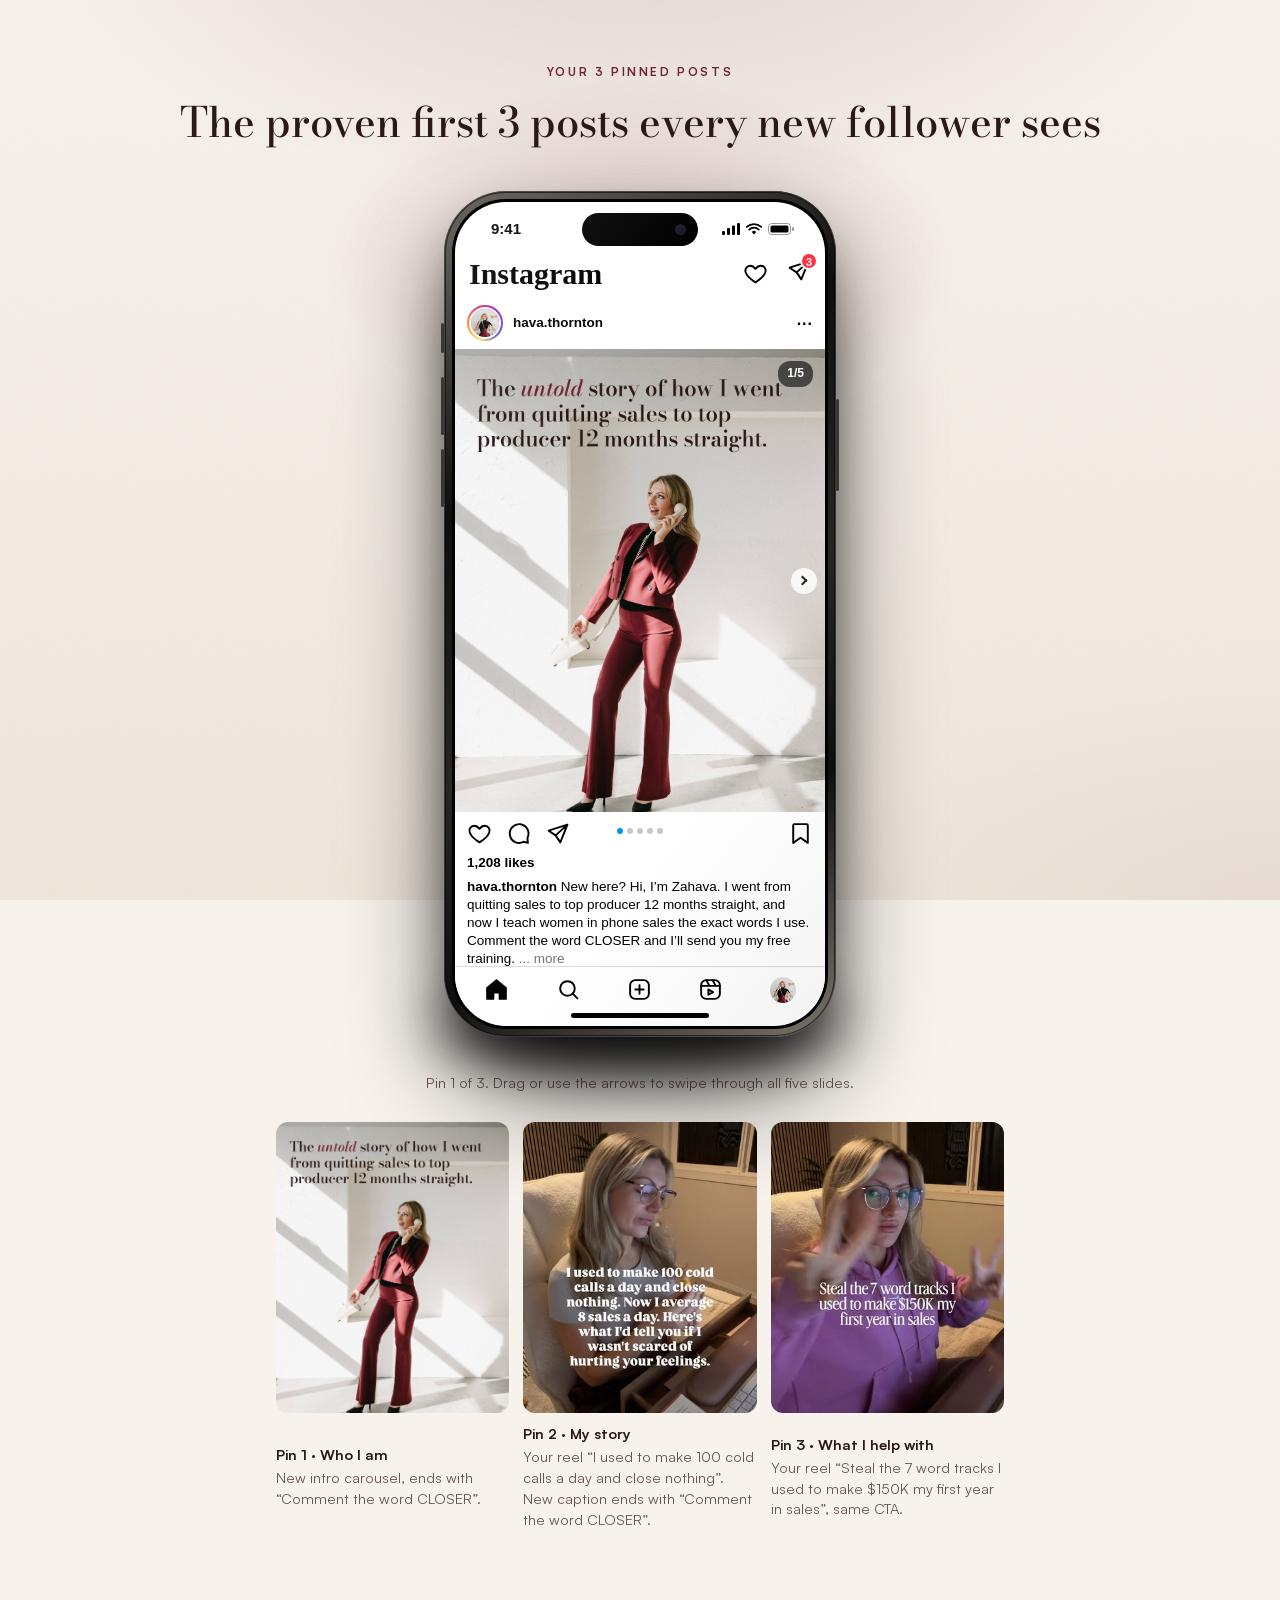
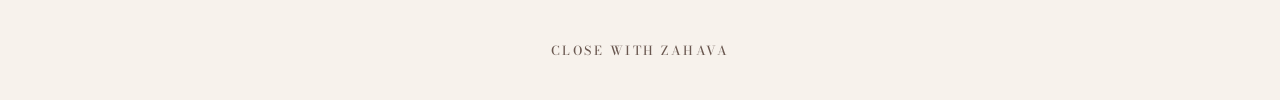
<file: pinned-post/index.html>
<!doctype html>
<html lang="en">
<head>
  <meta charset="utf-8" />
  <meta name="viewport" content="width=device-width, initial-scale=1" />
  <title>Pinned posts · Zahava Thornton</title>
  <meta name="robots" content="noindex" />
  <script>document.documentElement.className += " js";</script>
  <link rel="icon" href="../assets/img/favicon.png" type="image/png" />
  <link rel="apple-touch-icon" href="../assets/img/apple-touch-icon.png" />
  <link rel="stylesheet" href="../vsl/vsl.css" />
  <link rel="stylesheet" href="../assets/brand.css" />
  <link rel="stylesheet" href="../assets/phone.css" />
<script data-topfix>try{if("scrollRestoration" in history)history.scrollRestoration="manual"}catch(e){}addEventListener("load",function(){if(!location.hash){scrollTo(0,0);setTimeout(function(){scrollTo(0,0)},50)}});</script>
</head>
<body>
  <main class="page">
    <section class="sa">
      <div class="sa__glow" aria-hidden="true"></div>
      <div class="sa__intro">
        <p class="eyebrow reveal">Your 3 pinned posts</p>
        <h1 class="sa__title reveal" style="--i:1">The proven first 3 posts every new follower sees</h1>
      </div>
      <div class="stage">
        <div class="phone-wrap reveal rv" id="pw">
          <div class="iphone">
            <span class="btn-side l" style="top:132px;height:30px"></span><span class="btn-side l" style="top:186px;height:58px"></span><span class="btn-side l" style="top:258px;height:58px"></span><span class="btn-side r" style="top:208px;height:92px"></span>
            <div class="screen">
              <div class="status"><span>9:41</span><span class="island"></span><span class="ic"><svg viewBox="0 0 18 12"><rect x="0" y="8" width="3" height="4" rx="1" fill="#000"/><rect x="5" y="5" width="3" height="7" rx="1" fill="#000"/><rect x="10" y="2.5" width="3" height="9.5" rx="1" fill="#000"/><rect x="15" y="0" width="3" height="12" rx="1" fill="#000"/></svg><svg viewBox="0 0 16 12"><path d="M8 11.5l2.2-2.6a3.2 3.2 0 0 0-4.4 0z" fill="#000"/><path d="M3.2 6.6a6.8 6.8 0 0 1 9.6 0" stroke="#000" stroke-width="1.8" fill="none" stroke-linecap="round"/><path d="M.8 3.9a10.5 10.5 0 0 1 14.4 0" stroke="#000" stroke-width="1.8" fill="none" stroke-linecap="round"/></svg><svg viewBox="0 0 27 12"><rect x=".5" y=".5" width="22" height="11" rx="3.2" fill="none" stroke="#000" opacity=".4"/><rect x="2.5" y="2.5" width="18" height="7" rx="1.6" fill="#000"/><rect x="24" y="4" width="2" height="4" rx="1" fill="#000" opacity=".4"/></svg></span></div>
              <div class="ig-top"><span class="ig-logo">Instagram</span><span class="ic"><svg viewBox="0 0 24 24"><path d="M12 20.5s-7.5-4.6-9.3-9.2C1.4 8 3.4 4.5 7 4.5c2.1 0 3.6 1.2 5 3 1.4-1.8 2.9-3 5-3 3.6 0 5.6 3.5 4.3 6.8-1.8 4.6-9.3 9.2-9.3 9.2z"/></svg><span style="position:relative"><svg viewBox="0 0 24 24"><path d="M21.5 3.5L10.2 13.8M21.5 3.5l-6.8 17-4.5-6.7-6.7-4.5z"/></svg><span class="ig-badge">3</span></span></span></div>
              <div class="feed">
                <div class="post-head"><span class="avatar-ring"><img src="../assets/img/pfp.jpg" alt="" /></span><span class="who"><b>hava.thornton</b></span><span class="dots3">&middot;&middot;&middot;</span></div>
                <div class="post-media post-media--car"><div class="ctrack" id="ctrack"><img src="../assets/img/post/p1.jpg?v=4" alt="Slide 1" draggable="false" /><img src="../assets/img/post/p2.jpg?v=4" alt="Slide 2" draggable="false" /><img src="../assets/img/post/p3.jpg?v=4" alt="Slide 3" draggable="false" /><img src="../assets/img/post/p4.jpg?v=4" alt="Slide 4" draggable="false" /><img src="../assets/img/post/p5.jpg?v=4" alt="Slide 5" draggable="false" /></div><button class="cnav prev" id="cprev" type="button" aria-label="Previous" disabled></button><button class="cnav next" id="cnext" type="button" aria-label="Next"></button><span class="ig-count"><span id="ccur">1</span>/5</span></div>
                <div class="actions"><svg viewBox="0 0 24 24"><path d="M12 20.5s-7.5-4.6-9.3-9.2C1.4 8 3.4 4.5 7 4.5c2.1 0 3.6 1.2 5 3 1.4-1.8 2.9-3 5-3 3.6 0 5.6 3.5 4.3 6.8-1.8 4.6-9.3 9.2-9.3 9.2z"/></svg><svg viewBox="0 0 24 24"><path d="M20.6 16.2A9 9 0 1 0 17 19.9L21 21z"/></svg><svg viewBox="0 0 24 24"><path d="M21.5 3.5L10.2 13.8M21.5 3.5l-6.8 17-4.5-6.7-6.7-4.5z"/></svg><span class="cdots" id="cdots"><span class="on"></span><span></span><span></span><span></span><span></span></span><span class="spacer"></span><svg viewBox="0 0 24 24"><path d="M19 21l-7-5-7 5V4a1 1 0 0 1 1-1h12a1 1 0 0 1 1 1z"/></svg></div>
                <p class="likes">1,208 likes</p>
                <p class="caption"><b>hava.thornton</b> New here? Hi, I&rsquo;m Zahava. I went from quitting sales to top producer 12 months straight, and now I teach women in phone sales the exact words I use. Comment the word CLOSER and I&rsquo;ll send you my free training. <span class="more">... more</span></p>
                <p class="comments">View all 96 comments</p>
                <p class="stamp">2 hours ago</p>
              </div>
              <div class="tabbar"><svg viewBox="0 0 24 24"><path d="M3 10.5L12 3l9 7.5V21h-6v-6H9v6H3z" fill="#000"/></svg><svg viewBox="0 0 24 24"><circle cx="11" cy="11" r="7"/><path d="M20.5 20.5l-4.5-4.5"/></svg><svg viewBox="0 0 24 24"><rect x="3" y="3" width="18" height="18" rx="5"/><path d="M12 8v8M8 12h8"/></svg><svg viewBox="0 0 24 24"><rect x="3" y="3" width="18" height="18" rx="5"/><path d="M3 8.5h18M8 3l3 5.5M14 3l3 5.5M10 12v5l4.5-2.5z"/></svg><img class="me" src="../assets/img/pfp.jpg" alt="" /></div>
              <div class="homebar"></div>
            </div>
          </div>
          
        </div>
      </div>
      <p class="hint">Pin 1 of 3. Drag or use the arrows to swipe through all five slides.</p>
      <div class="pins">
        <figure><img src="../assets/img/post/p1.jpg?v=4" alt="Pin 1" /><figcaption><b>Pin 1 &middot; Who I am</b>New intro carousel, ends with &ldquo;Comment the word CLOSER&rdquo;.</figcaption></figure>
        <figure><img src="../assets/img/profile/pin2.jpg" alt="Pin 2" /><figcaption><b>Pin 2 &middot; My story</b>Your reel &ldquo;I used to make 100 cold calls a day and close nothing&rdquo;. New caption ends with &ldquo;Comment the word CLOSER&rdquo;.</figcaption></figure>
        <figure><img src="../assets/img/profile/pin3.jpg" alt="Pin 3" /><figcaption><b>Pin 3 &middot; What I help with</b>Your reel &ldquo;Steal the 7 word tracks I used to make $150K my first year in sales&rdquo;, same CTA.</figcaption></figure>
      </div>
      <style>.pins{display:grid;grid-template-columns:repeat(3,minmax(0,1fr));gap:14px;max-width:760px;margin:28px auto 0;padding:0 max(16px,env(safe-area-inset-left,0px))}.pins figure{margin:0;display:grid;gap:10px;text-align:left}.pins img{width:100%;aspect-ratio:4/5;object-fit:cover;border-radius:12px;display:block}.pins figcaption{font-size:.9rem;line-height:1.45;color:var(--muted)}.pins b{display:block;color:var(--ink);margin-bottom:2px}@media(max-width:640px){.pins{grid-template-columns:1fr;max-width:340px}}</style>
    </section>
  </main>
  <footer class="brandfoot">
    <div class="brand">
      
      <span class="brand__word">Close with Zahava</span>
    </div>
  </footer>
  <script src="../vsl/vsl.js"></script>
  <script>
(function(){var t=document.getElementById("ctrack"),p=document.getElementById("cprev"),n=document.getElementById("cnext"),c=document.getElementById("ccur"),d=document.querySelectorAll("#cdots span"),w=document.getElementById("pw");
function cur(){return Math.round(t.scrollLeft/t.clientWidth);}
function upd(){var i=cur();c.textContent=i+1;p.disabled=i===0;n.disabled=i===4;d.forEach(function(s,k){s.classList.toggle("on",k===i)});if(i>0)w.classList.add("swiped");}
function go(i){t.scrollTo({left:i*t.clientWidth,behavior:"smooth"});}
p.onclick=function(){go(cur()-1)};n.onclick=function(){go(cur()+1)};t.addEventListener("scroll",function(){requestAnimationFrame(upd)});
document.addEventListener("keydown",function(e){if(e.key==="ArrowRight")go(cur()+1);if(e.key==="ArrowLeft")go(cur()-1);});
var down=false,sx=0,sl=0;t.addEventListener("pointerdown",function(e){if(e.pointerType!=="mouse")return;down=true;sx=e.clientX;sl=t.scrollLeft;t.style.scrollSnapType="none";});
window.addEventListener("pointermove",function(e){if(down)t.scrollLeft=sl-(e.clientX-sx);});
window.addEventListener("pointerup",function(e){if(!down)return;down=false;t.style.scrollSnapType="";var dx=e.clientX-sx;var i=Math.round(sl/t.clientWidth)+(dx<-40?1:dx>40?-1:0);go(Math.max(0,Math.min(4,i)));});})();
</script>
</body>
</html>
</file>
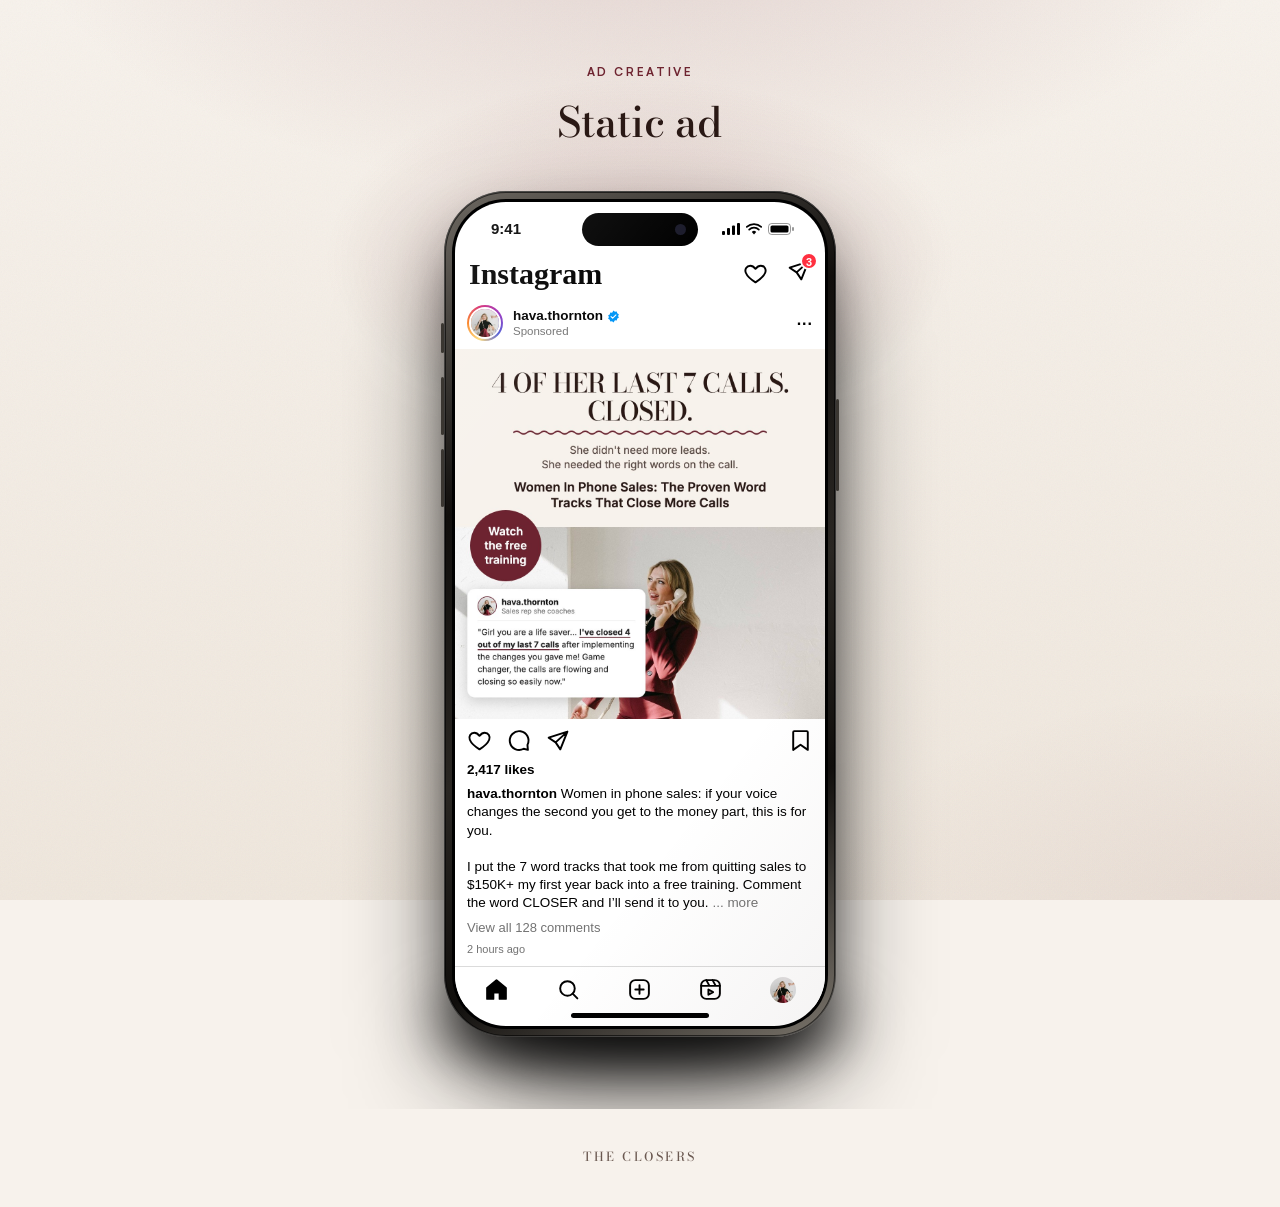
<file: static-ad/index.html>
<!doctype html>
<html lang="en">
<head>
  <meta charset="utf-8" />
  <meta name="viewport" content="width=device-width, initial-scale=1" />
  <title>Static ad · Zahava Thornton</title>
  <meta name="robots" content="noindex" />
  <script>document.documentElement.className += " js";</script>
  <link rel="icon" href="../assets/img/favicon.png" type="image/png" />
  <link rel="apple-touch-icon" href="../assets/img/apple-touch-icon.png" />
  <link rel="stylesheet" href="../vsl/vsl.css" />
  <link rel="stylesheet" href="../assets/brand.css" />
  <link rel="stylesheet" href="../assets/phone.css" />
</head>
<body>
  <main class="page">
    <section class="sa">
      <div class="sa__glow" aria-hidden="true"></div>
      <div class="sa__intro">
        <p class="eyebrow reveal">Ad creative</p>
        <h1 class="sa__title reveal" style="--i:1">Static ad</h1>
      </div>
      <div class="stage">
        <div class="phone-wrap reveal rv" id="pw">
          <div class="iphone">
            <span class="btn-side l" style="top:132px;height:30px"></span><span class="btn-side l" style="top:186px;height:58px"></span><span class="btn-side l" style="top:258px;height:58px"></span><span class="btn-side r" style="top:208px;height:92px"></span>
            <div class="screen">
              <div class="status"><span>9:41</span><span class="island"></span><span class="ic"><svg viewBox="0 0 18 12"><rect x="0" y="8" width="3" height="4" rx="1" fill="#000"/><rect x="5" y="5" width="3" height="7" rx="1" fill="#000"/><rect x="10" y="2.5" width="3" height="9.5" rx="1" fill="#000"/><rect x="15" y="0" width="3" height="12" rx="1" fill="#000"/></svg><svg viewBox="0 0 16 12"><path d="M8 11.5l2.2-2.6a3.2 3.2 0 0 0-4.4 0z" fill="#000"/><path d="M3.2 6.6a6.8 6.8 0 0 1 9.6 0" stroke="#000" stroke-width="1.8" fill="none" stroke-linecap="round"/><path d="M.8 3.9a10.5 10.5 0 0 1 14.4 0" stroke="#000" stroke-width="1.8" fill="none" stroke-linecap="round"/></svg><svg viewBox="0 0 27 12"><rect x=".5" y=".5" width="22" height="11" rx="3.2" fill="none" stroke="#000" opacity=".4"/><rect x="2.5" y="2.5" width="18" height="7" rx="1.6" fill="#000"/><rect x="24" y="4" width="2" height="4" rx="1" fill="#000" opacity=".4"/></svg></span></div>
              <div class="ig-top"><span class="ig-logo">Instagram</span><span class="ic"><svg viewBox="0 0 24 24"><path d="M12 20.5s-7.5-4.6-9.3-9.2C1.4 8 3.4 4.5 7 4.5c2.1 0 3.6 1.2 5 3 1.4-1.8 2.9-3 5-3 3.6 0 5.6 3.5 4.3 6.8-1.8 4.6-9.3 9.2-9.3 9.2z"/></svg><span style="position:relative"><svg viewBox="0 0 24 24"><path d="M21.5 3.5L10.2 13.8M21.5 3.5l-6.8 17-4.5-6.7-6.7-4.5z"/></svg><span class="ig-badge">3</span></span></span></div>
              <div class="feed">
                <div class="post-head"><span class="avatar-ring"><img src="../assets/img/pfp.jpg" alt="" /></span><span class="who"><b>hava.thornton <svg class="verified" viewBox="0 0 24 24"><path fill="#0095F6" d="M12 1l2.6 2.2 3.4-.4.9 3.3 3 1.7-1.4 3.2 1.4 3.2-3 1.7-.9 3.3-3.4-.4L12 23l-2.6-2.2-3.4.4-.9-3.3-3-1.7L3.5 13 2.1 9.8l3-1.7.9-3.3 3.4.4z"/><path d="M7.5 12.2l3 3 6-6" stroke="#fff" stroke-width="2" fill="none" stroke-linecap="round" stroke-linejoin="round"/></svg></b><small>Sponsored</small></span><span class="dots3">&middot;&middot;&middot;</span></div>
                <a class="post-media" href="../vsl/" target="_blank" rel="noopener"><img src="../assets/img/ads/static-ad.jpg?v=3" alt="Static ad: free training" /></a>
                <div class="actions"><svg viewBox="0 0 24 24"><path d="M12 20.5s-7.5-4.6-9.3-9.2C1.4 8 3.4 4.5 7 4.5c2.1 0 3.6 1.2 5 3 1.4-1.8 2.9-3 5-3 3.6 0 5.6 3.5 4.3 6.8-1.8 4.6-9.3 9.2-9.3 9.2z"/></svg><svg viewBox="0 0 24 24"><path d="M20.6 16.2A9 9 0 1 0 17 19.9L21 21z"/></svg><svg viewBox="0 0 24 24"><path d="M21.5 3.5L10.2 13.8M21.5 3.5l-6.8 17-4.5-6.7-6.7-4.5z"/></svg><span class="spacer"></span><svg viewBox="0 0 24 24"><path d="M19 21l-7-5-7 5V4a1 1 0 0 1 1-1h12a1 1 0 0 1 1 1z"/></svg></div>
                <p class="likes">2,417 likes</p>
                <p class="caption"><b>hava.thornton</b> Women in phone sales: if your voice changes the second you get to the money part, this is for you.<br><br>I put the 7 word tracks that took me from quitting sales to $150K+ my first year back into a free training. Comment the word CLOSER and I&rsquo;ll send it to you. <span class="more">... more</span></p>
                <p class="comments">View all 128 comments</p>
                <p class="stamp">2 hours ago</p>
              </div>
              <div class="tabbar"><svg viewBox="0 0 24 24"><path d="M3 10.5L12 3l9 7.5V21h-6v-6H9v6H3z" fill="#000"/></svg><svg viewBox="0 0 24 24"><circle cx="11" cy="11" r="7"/><path d="M20.5 20.5l-4.5-4.5"/></svg><svg viewBox="0 0 24 24"><rect x="3" y="3" width="18" height="18" rx="5"/><path d="M12 8v8M8 12h8"/></svg><svg viewBox="0 0 24 24"><rect x="3" y="3" width="18" height="18" rx="5"/><path d="M3 8.5h18M8 3l3 5.5M14 3l3 5.5M10 12v5l4.5-2.5z"/></svg><img class="me" src="../assets/img/pfp.jpg" alt="" /></div>
              <div class="homebar"></div>
            </div>
          </div>
          
        </div>
      </div>
      
    </section>
  </main>
  <footer class="brandfoot">
    <div class="brand">
      <span class="brand__word">The Closers</span>
    </div>
  </footer>
  <script src="../vsl/vsl.js"></script>
  
</body>
</html>
</file>
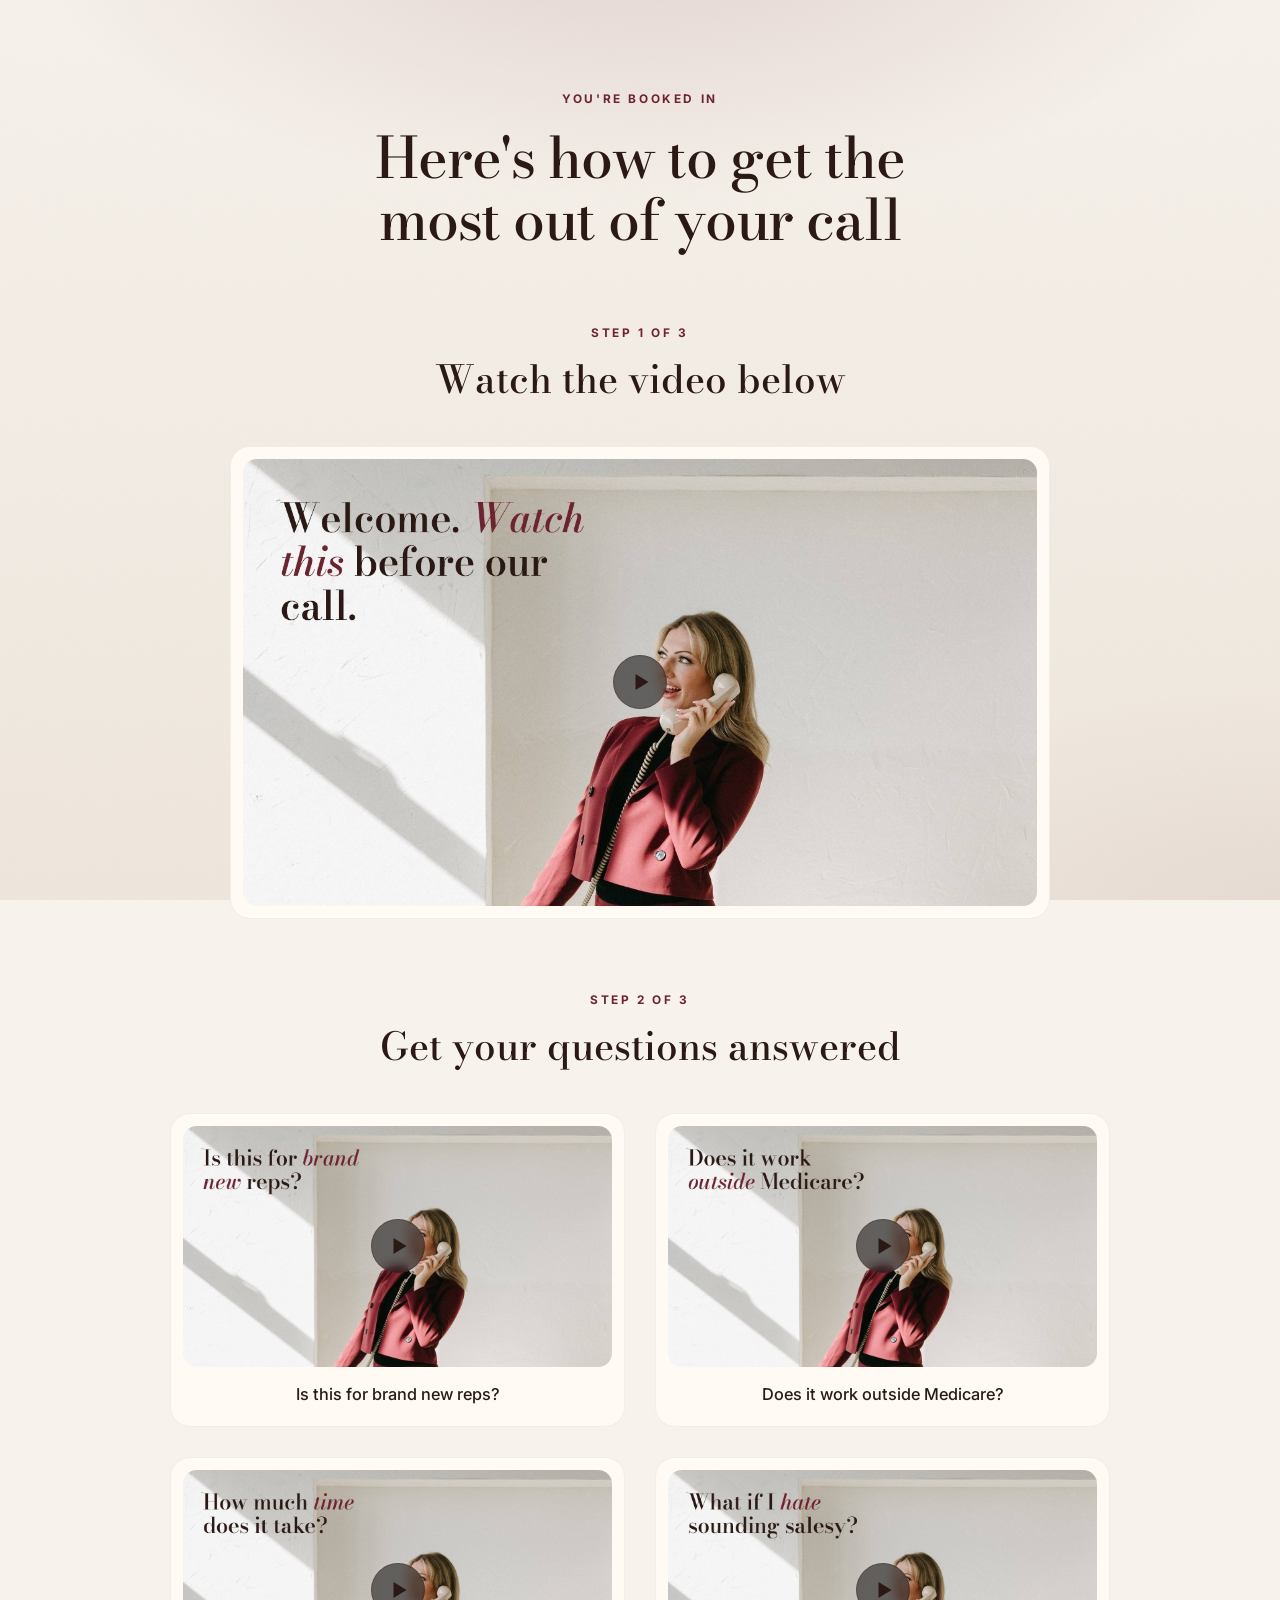
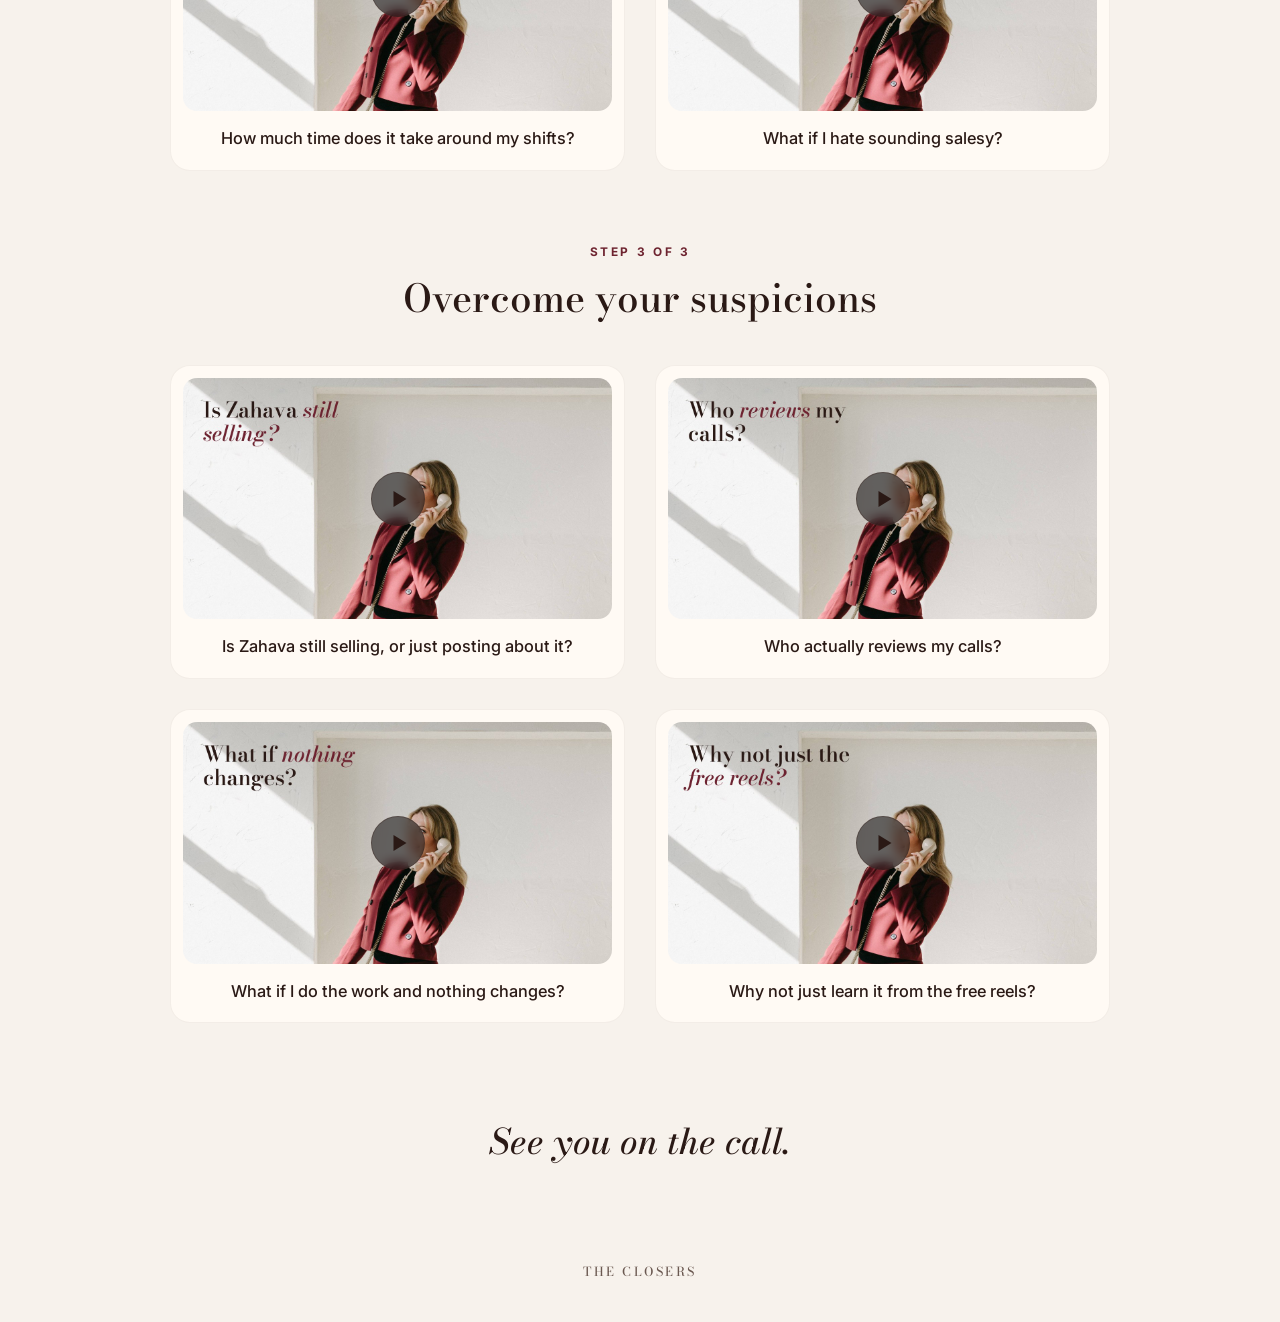
<file: thank-you/index.html>
<!doctype html>
<html lang="en">
<head>
  <meta charset="utf-8" />
  <meta name="viewport" content="width=device-width, initial-scale=1" />
  <title>You&rsquo;re booked · Zahava Thornton</title>
  <meta name="robots" content="noindex" />
  <script>document.documentElement.className += " js";</script>
  <link rel="icon" href="../assets/img/favicon.png" type="image/png" />
  <link rel="apple-touch-icon" href="../assets/img/apple-touch-icon.png" />
  <link rel="stylesheet" href="../assets/vendor/lenis.css" />
  <link rel="stylesheet" href="../vsl/vsl.css" />
  <link rel="stylesheet" href="../assets/brand.css" />
<link rel="stylesheet" href="https://fonts.googleapis.com/css2?family=Inter:wght@400;500;600;700&display=swap" /><style>:root{--sans:"Inter",Arial,sans-serif}</style>
</head>
<body>
  <main class="page">
    <section class="hero" style="padding-bottom:0">
      <p class="eyebrow hero__eyebrow">You're booked in</p>
      <h1 class="hero__title">Here's how to get the most out of your call</h1>
    </section>

    <div class="container">
      <!-- Step 1 · welcome video (video X: one unique frame) -->
      <section class="ty-step">
        <p class="ty-step__label reveal">Step 1 of 3</p>
        <h2 class="ty-step__title reveal" style="--i:1">Watch the video below</h2>
        
        <figure class="ccard ccard--hero reveal reveal--pop" style="--i:2">
          <span class="ccard__thumb"><img src="../assets/img/thankyou/welcome.jpg" alt="Welcome video from Zahava" /><span class="ccard__play" aria-hidden="true"></span></span>
        </figure>
      </section>

      <!-- Step 2 · breakouts (video Y: frames from one sitting) -->
      <section class="ty-step">
        <p class="ty-step__label reveal">Step 2 of 3</p>
        <h2 class="ty-step__title reveal" style="--i:1">Get your questions answered</h2>
        <div class="grid2">
          <figure class="ccard reveal reveal--pop" style="--i:0">
            <span class="ccard__thumb"><img src="../assets/img/thankyou/q1.jpg" alt="" loading="lazy" /><span class="ccard__play" aria-hidden="true"></span></span>
            <figcaption class="ccard__cap" style="padding-top:16px">Is this for brand new reps?</figcaption>
          </figure>
          <figure class="ccard reveal reveal--pop" style="--i:1">
            <span class="ccard__thumb"><img src="../assets/img/thankyou/q2.jpg" alt="" loading="lazy" /><span class="ccard__play" aria-hidden="true"></span></span>
            <figcaption class="ccard__cap" style="padding-top:16px">Does it work outside Medicare?</figcaption>
          </figure>
          <figure class="ccard reveal reveal--pop" style="--i:2">
            <span class="ccard__thumb"><img src="../assets/img/thankyou/q3.jpg" alt="" loading="lazy" /><span class="ccard__play" aria-hidden="true"></span></span>
            <figcaption class="ccard__cap" style="padding-top:16px">How much time does it take around my shifts?</figcaption>
          </figure>
          <figure class="ccard reveal reveal--pop" style="--i:3">
            <span class="ccard__thumb"><img src="../assets/img/thankyou/q4.jpg" alt="" loading="lazy" /><span class="ccard__play" aria-hidden="true"></span></span>
            <figcaption class="ccard__cap" style="padding-top:16px">What if I hate sounding salesy?</figcaption>
          </figure>
        </div>
      </section>

      <!-- Step 3 · due diligence (video Z: frames from one other sitting) -->
      <section class="ty-step">
        <p class="ty-step__label reveal">Step 3 of 3</p>
        <h2 class="ty-step__title reveal" style="--i:1">Overcome your suspicions</h2>
        <div class="grid2">
          <figure class="ccard reveal reveal--pop" style="--i:0">
            <span class="ccard__thumb"><img src="../assets/img/thankyou/s1.jpg" alt="" loading="lazy" /><span class="ccard__play" aria-hidden="true"></span></span>
            <figcaption class="ccard__cap" style="padding-top:16px">Is Zahava still selling, or just posting about it?</figcaption>
          </figure>
          <figure class="ccard reveal reveal--pop" style="--i:1">
            <span class="ccard__thumb"><img src="../assets/img/thankyou/s2.jpg" alt="" loading="lazy" /><span class="ccard__play" aria-hidden="true"></span></span>
            <figcaption class="ccard__cap" style="padding-top:16px">Who actually reviews my calls?</figcaption>
          </figure>
          <figure class="ccard reveal reveal--pop" style="--i:2">
            <span class="ccard__thumb"><img src="../assets/img/thankyou/s3.jpg" alt="" loading="lazy" /><span class="ccard__play" aria-hidden="true"></span></span>
            <figcaption class="ccard__cap" style="padding-top:16px">What if I do the work and nothing changes?</figcaption>
          </figure>
          <figure class="ccard reveal reveal--pop" style="--i:3">
            <span class="ccard__thumb"><img src="../assets/img/thankyou/s4.jpg" alt="" loading="lazy" /><span class="ccard__play" aria-hidden="true"></span></span>
            <figcaption class="ccard__cap" style="padding-top:16px">Why not just learn it from the free reels?</figcaption>
          </figure>
        </div>
      </section>

      <p class="ty__signoff reveal">See you on the call.</p>
    </div>
  </main>

  <footer class="brandfoot">
    <div class="brand">
      
      <span class="brand__word">The Closers</span>
    </div>
  </footer>

  <script src="../assets/vendor/lenis.min.js"></script>
  <script src="../vsl/vsl.js"></script>
</body>
</html>
</file>
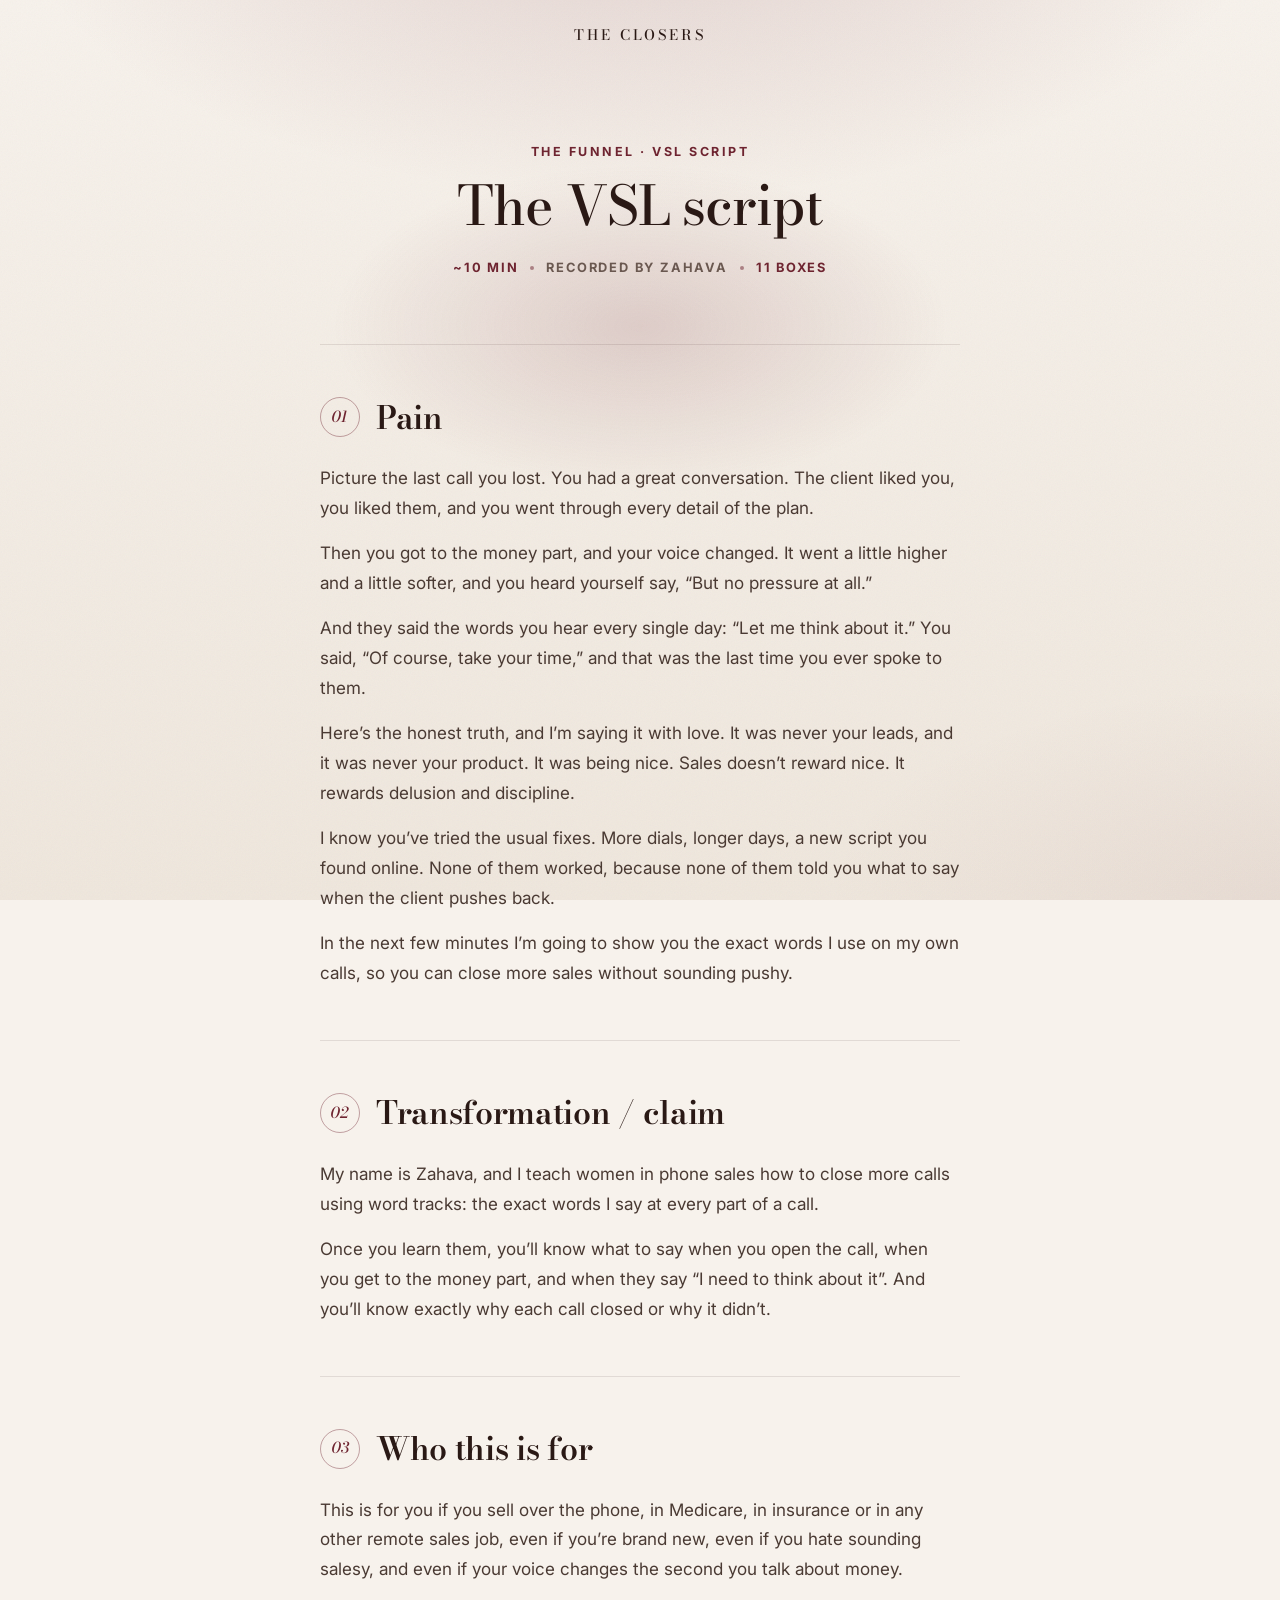
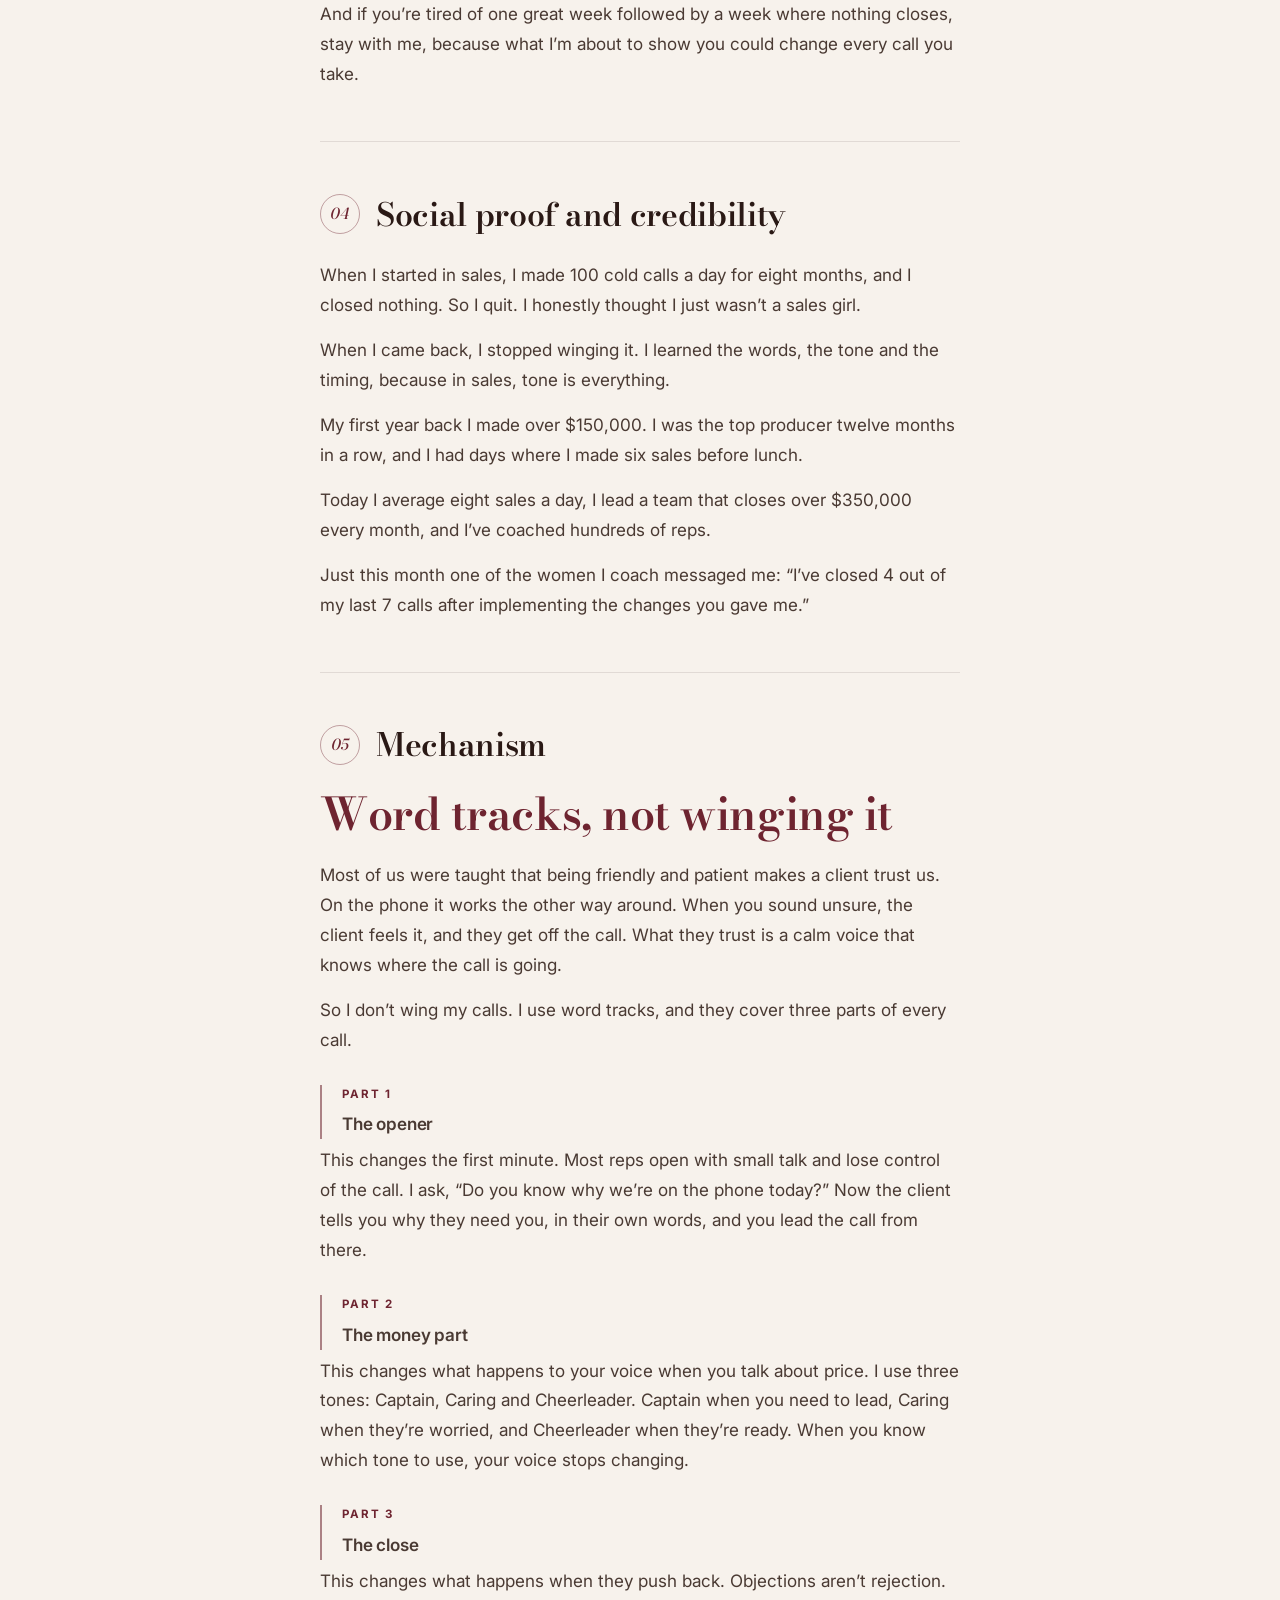
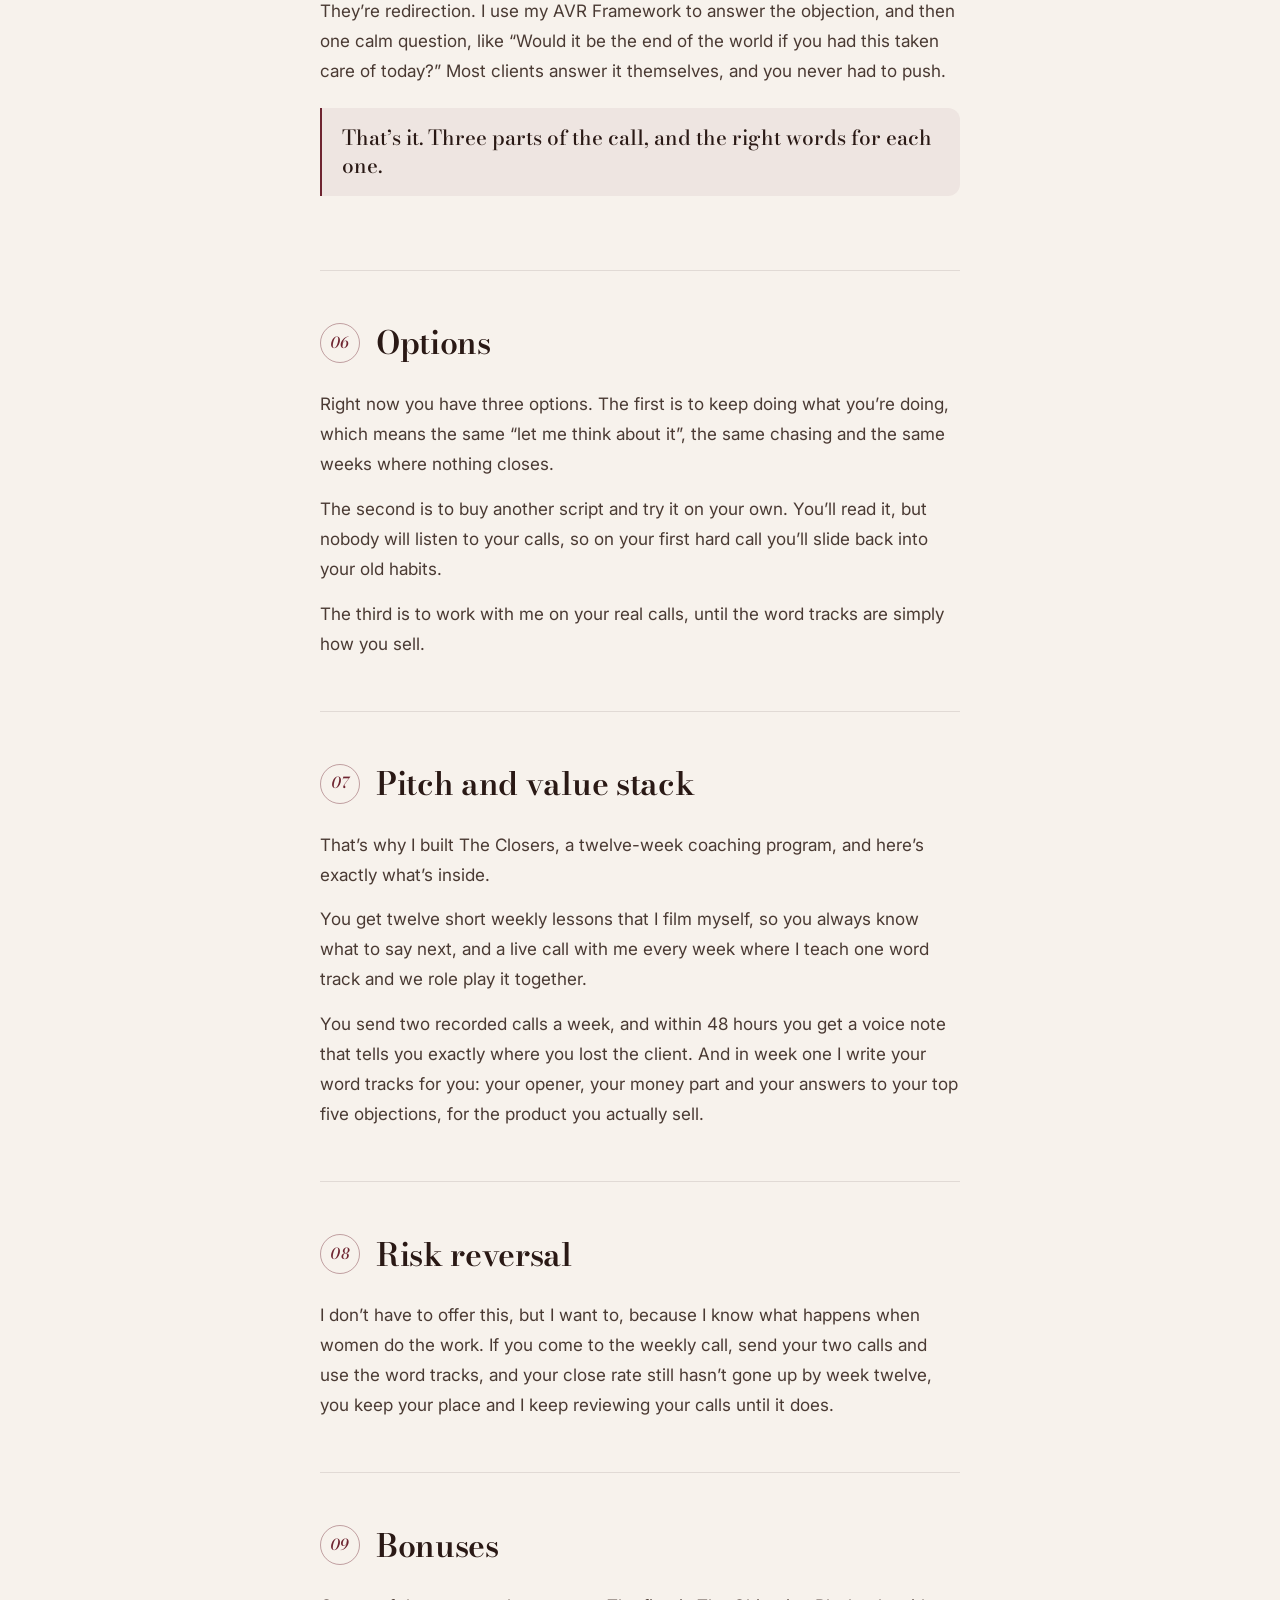
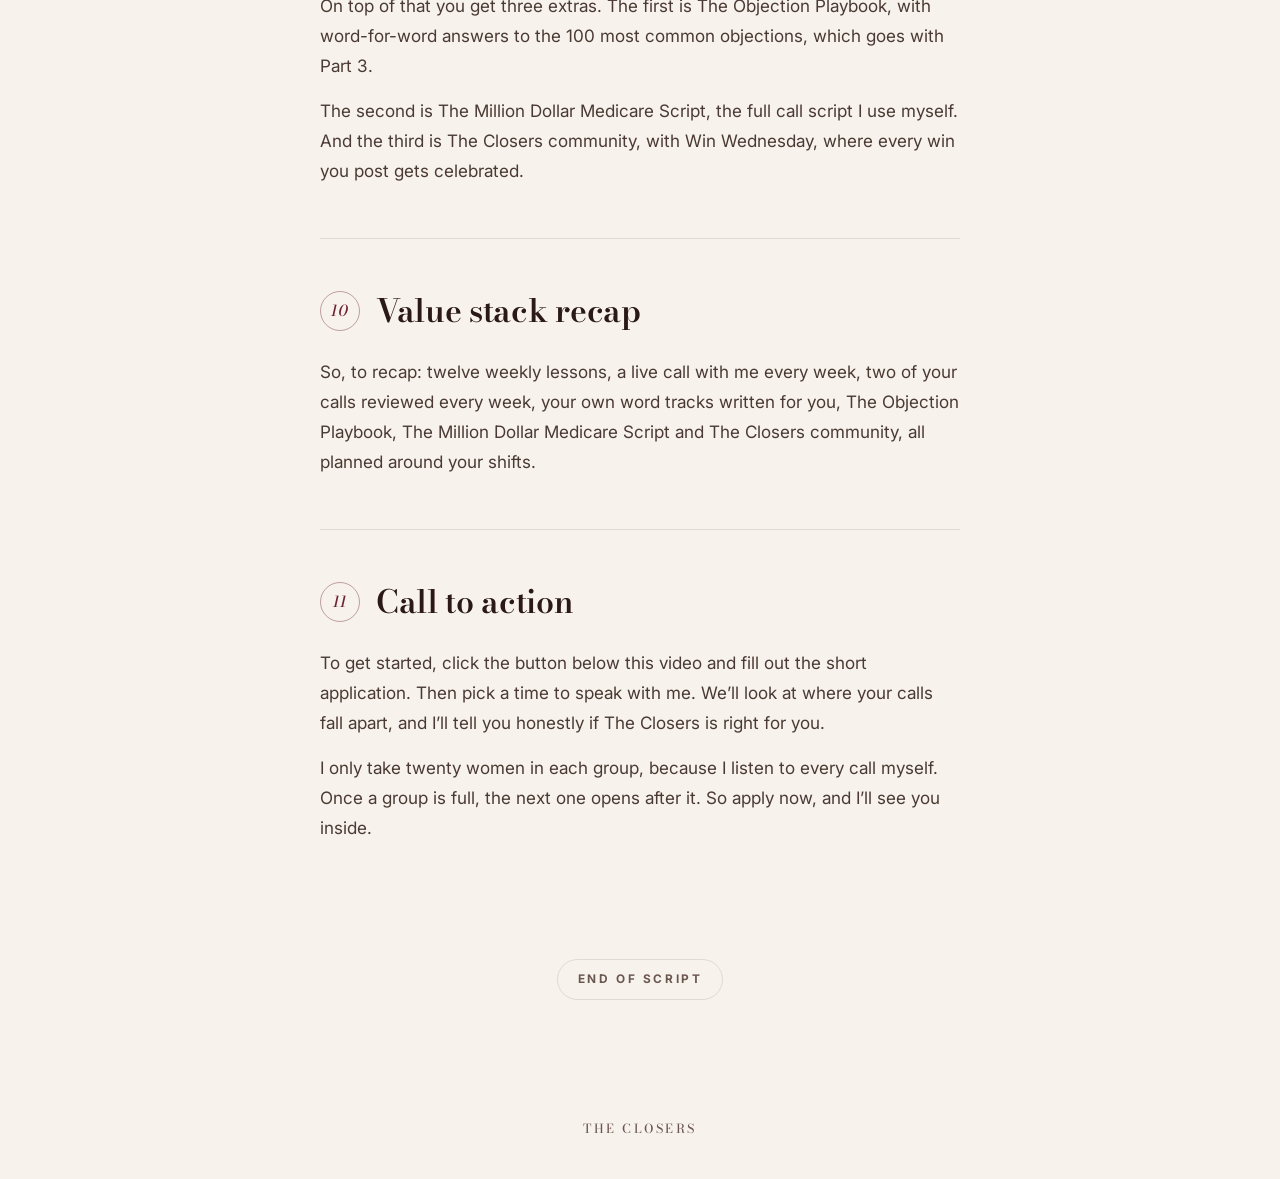
<file: vsl-script/index.html>
<!doctype html>
<html lang="en">
<head>
  <meta charset="utf-8" />
  <meta name="viewport" content="width=device-width, initial-scale=1" />
  <title>VSL script · Zahava Thornton</title>
  <meta name="robots" content="noindex" />
  <script>document.documentElement.className += " js";</script>
  <link rel="icon" href="../assets/img/favicon.png" type="image/png" />
  <link rel="apple-touch-icon" href="../assets/img/apple-touch-icon.png" />
  <link rel="stylesheet" href="../assets/vendor/lenis.css" />
  <link rel="stylesheet" href="../vsl/vsl.css" />
  <link rel="stylesheet" href="../assets/brand.css" />
<link rel="stylesheet" href="https://fonts.googleapis.com/css2?family=Inter:wght@400;500;600;700&display=swap" /><style>:root{--sans:"Inter",Arial,sans-serif}</style>
  <link rel="stylesheet" href="vsl-script.css" />
</head>
<body>
  <header class="brandbar">
    <div class="brand">
      <span class="brand__word">The Closers</span>
    </div>
  </header>

  <main class="page">
    <section class="script">
      <div class="script__glow" aria-hidden="true"></div>
      <div class="container">

        <header class="script__intro">
          <p class="script__eyebrow reveal">The funnel · VSL script</p>
          <h1 class="script__title reveal" style="--i:1">The VSL script</h1>
          <p class="script__meta reveal" style="--i:2"><b>~10 min</b> <span class="dot" aria-hidden="true"></span> recorded by Zahava <span class="dot" aria-hidden="true"></span> <b>11 boxes</b></p>
        </header>

        <section class="sec reveal">
          <div class="sec__head"><span class="sec__num">01</span><h2 class="sec__title">Pain</h2></div>
          <div class="sec__body"><p>Picture the last call you lost. You had a great conversation. The client liked you, you liked them, and you went through every detail of the plan.</p><p>Then you got to the money part, and your voice changed. It went a little higher and a little softer, and you heard yourself say, &ldquo;But no pressure at all.&rdquo;</p><p>And they said the words you hear every single day: &ldquo;Let me think about it.&rdquo; You said, &ldquo;Of course, take your time,&rdquo; and that was the last time you ever spoke to them.</p><p>Here&rsquo;s the honest truth, and I&rsquo;m saying it with love. It was never your leads, and it was never your product. It was being nice. Sales doesn&rsquo;t reward nice. It rewards delusion and discipline.</p><p>I know you&rsquo;ve tried the usual fixes. More dials, longer days, a new script you found online. None of them worked, because none of them told you what to say when the client pushes back.</p><p>In the next few minutes I&rsquo;m going to show you the exact words I use on my own calls, so you can close more sales without sounding pushy.</p></div>
        </section>
        <section class="sec reveal">
          <div class="sec__head"><span class="sec__num">02</span><h2 class="sec__title">Transformation / claim</h2></div>
          <div class="sec__body"><p>My name is Zahava, and I teach women in phone sales how to close more calls using word tracks: the exact words I say at every part of a call.</p><p>Once you learn them, you&rsquo;ll know what to say when you open the call, when you get to the money part, and when they say &ldquo;I need to think about it&rdquo;. And you&rsquo;ll know exactly why each call closed or why it didn&rsquo;t.</p></div>
        </section>
        <section class="sec reveal">
          <div class="sec__head"><span class="sec__num">03</span><h2 class="sec__title">Who this is for</h2></div>
          <div class="sec__body"><p>This is for you if you sell over the phone, in Medicare, in insurance or in any other remote sales job, even if you&rsquo;re brand new, even if you hate sounding salesy, and even if your voice changes the second you talk about money.</p><p>And if you&rsquo;re tired of one great week followed by a week where nothing closes, stay with me, because what I&rsquo;m about to show you could change every call you take.</p></div>
        </section>
        <section class="sec reveal">
          <div class="sec__head"><span class="sec__num">04</span><h2 class="sec__title">Social proof and credibility</h2></div>
          <div class="sec__body"><p>When I started in sales, I made 100 cold calls a day for eight months, and I closed nothing. So I quit. I honestly thought I just wasn&rsquo;t a sales girl.</p><p>When I came back, I stopped winging it. I learned the words, the tone and the timing, because in sales, tone is everything.</p><p>My first year back I made over $150,000. I was the top producer twelve months in a row, and I had days where I made six sales before lunch.</p><p>Today I average eight sales a day, I lead a team that closes over $350,000 every month, and I&rsquo;ve coached hundreds of reps.</p><p>Just this month one of the women I coach messaged me: &ldquo;I&rsquo;ve closed 4 out of my last 7 calls after implementing the changes you gave me.&rdquo;</p></div>
        </section>
        <section class="sec reveal">
          <div class="sec__head"><span class="sec__num">05</span><h2 class="sec__title">Mechanism</h2></div>
          <div class="sec__body"><p><span class="standout">Word tracks, not winging it</span></p><p>Most of us were taught that being friendly and patient makes a client trust us. On the phone it works the other way around. When you sound unsure, the client feels it, and they get off the call. What they trust is a calm voice that knows where the call is going.</p><p>So I don&rsquo;t wing my calls. I use word tracks, and they cover three parts of every call.</p><div class="layer"><span class="layer__k">Part 1</span><p class="layer__t">The opener</p></div><p>This changes the first minute. Most reps open with small talk and lose control of the call. I ask, &ldquo;Do you know why we&rsquo;re on the phone today?&rdquo; Now the client tells you why they need you, in their own words, and you lead the call from there.</p><div class="layer"><span class="layer__k">Part 2</span><p class="layer__t">The money part</p></div><p>This changes what happens to your voice when you talk about price. I use three tones: Captain, Caring and Cheerleader. Captain when you need to lead, Caring when they&rsquo;re worried, and Cheerleader when they&rsquo;re ready. When you know which tone to use, your voice stops changing.</p><div class="layer"><span class="layer__k">Part 3</span><p class="layer__t">The close</p></div><p>This changes what happens when they push back. Objections aren&rsquo;t rejection. They&rsquo;re redirection. I use my AVR Framework to answer the objection, and then one calm question, like &ldquo;Would it be the end of the world if you had this taken care of today?&rdquo; Most clients answer it themselves, and you never had to push.</p><p class="rule">That&rsquo;s it. Three parts of the call, and the right words for each one.</p></div>
        </section>
        <section class="sec reveal">
          <div class="sec__head"><span class="sec__num">06</span><h2 class="sec__title">Options</h2></div>
          <div class="sec__body"><p>Right now you have three options. The first is to keep doing what you&rsquo;re doing, which means the same &ldquo;let me think about it&rdquo;, the same chasing and the same weeks where nothing closes.</p><p>The second is to buy another script and try it on your own. You&rsquo;ll read it, but nobody will listen to your calls, so on your first hard call you&rsquo;ll slide back into your old habits.</p><p>The third is to work with me on your real calls, until the word tracks are simply how you sell.</p></div>
        </section>
        <section class="sec reveal">
          <div class="sec__head"><span class="sec__num">07</span><h2 class="sec__title">Pitch and value stack</h2></div>
          <div class="sec__body"><p>That&rsquo;s why I built The Closers, a twelve-week coaching program, and here&rsquo;s exactly what&rsquo;s inside.</p><p>You get twelve short weekly lessons that I film myself, so you always know what to say next, and a live call with me every week where I teach one word track and we role play it together.</p><p>You send two recorded calls a week, and within 48 hours you get a voice note that tells you exactly where you lost the client. And in week one I write your word tracks for you: your opener, your money part and your answers to your top five objections, for the product you actually sell.</p></div>
        </section>
        <section class="sec reveal">
          <div class="sec__head"><span class="sec__num">08</span><h2 class="sec__title">Risk reversal</h2></div>
          <div class="sec__body"><p>I don&rsquo;t have to offer this, but I want to, because I know what happens when women do the work. If you come to the weekly call, send your two calls and use the word tracks, and your close rate still hasn&rsquo;t gone up by week twelve, you keep your place and I keep reviewing your calls until it does.</p></div>
        </section>
        <section class="sec reveal">
          <div class="sec__head"><span class="sec__num">09</span><h2 class="sec__title">Bonuses</h2></div>
          <div class="sec__body"><p>On top of that you get three extras. The first is The Objection Playbook, with word-for-word answers to the 100 most common objections, which goes with Part 3.</p><p>The second is The Million Dollar Medicare Script, the full call script I use myself. And the third is The Closers community, with Win Wednesday, where every win you post gets celebrated.</p></div>
        </section>
        <section class="sec reveal">
          <div class="sec__head"><span class="sec__num">10</span><h2 class="sec__title">Value stack recap</h2></div>
          <div class="sec__body"><p>So, to recap: twelve weekly lessons, a live call with me every week, two of your calls reviewed every week, your own word tracks written for you, The Objection Playbook, The Million Dollar Medicare Script and The Closers community, all planned around your shifts.</p></div>
        </section>
        <section class="sec reveal">
          <div class="sec__head"><span class="sec__num">11</span><h2 class="sec__title">Call to action</h2></div>
          <div class="sec__body"><p>To get started, click the button below this video and fill out the short application. Then pick a time to speak with me. We&rsquo;ll look at where your calls fall apart, and I&rsquo;ll tell you honestly if The Closers is right for you.</p><p>I only take twenty women in each group, because I listen to every call myself. Once a group is full, the next one opens after it. So apply now, and I&rsquo;ll see you inside.</p></div>
        </section>

        <div class="script__end reveal"><span>End of script</span></div>
      </div>
    </section>
  </main>

  <footer class="brandfoot">
    <div class="brand">
      <span class="brand__word">The Closers</span>
    </div>
  </footer>

  <script src="../assets/vendor/lenis.min.js"></script>
  <script src="../vsl/vsl.js"></script>
</body>
</html>
</file>
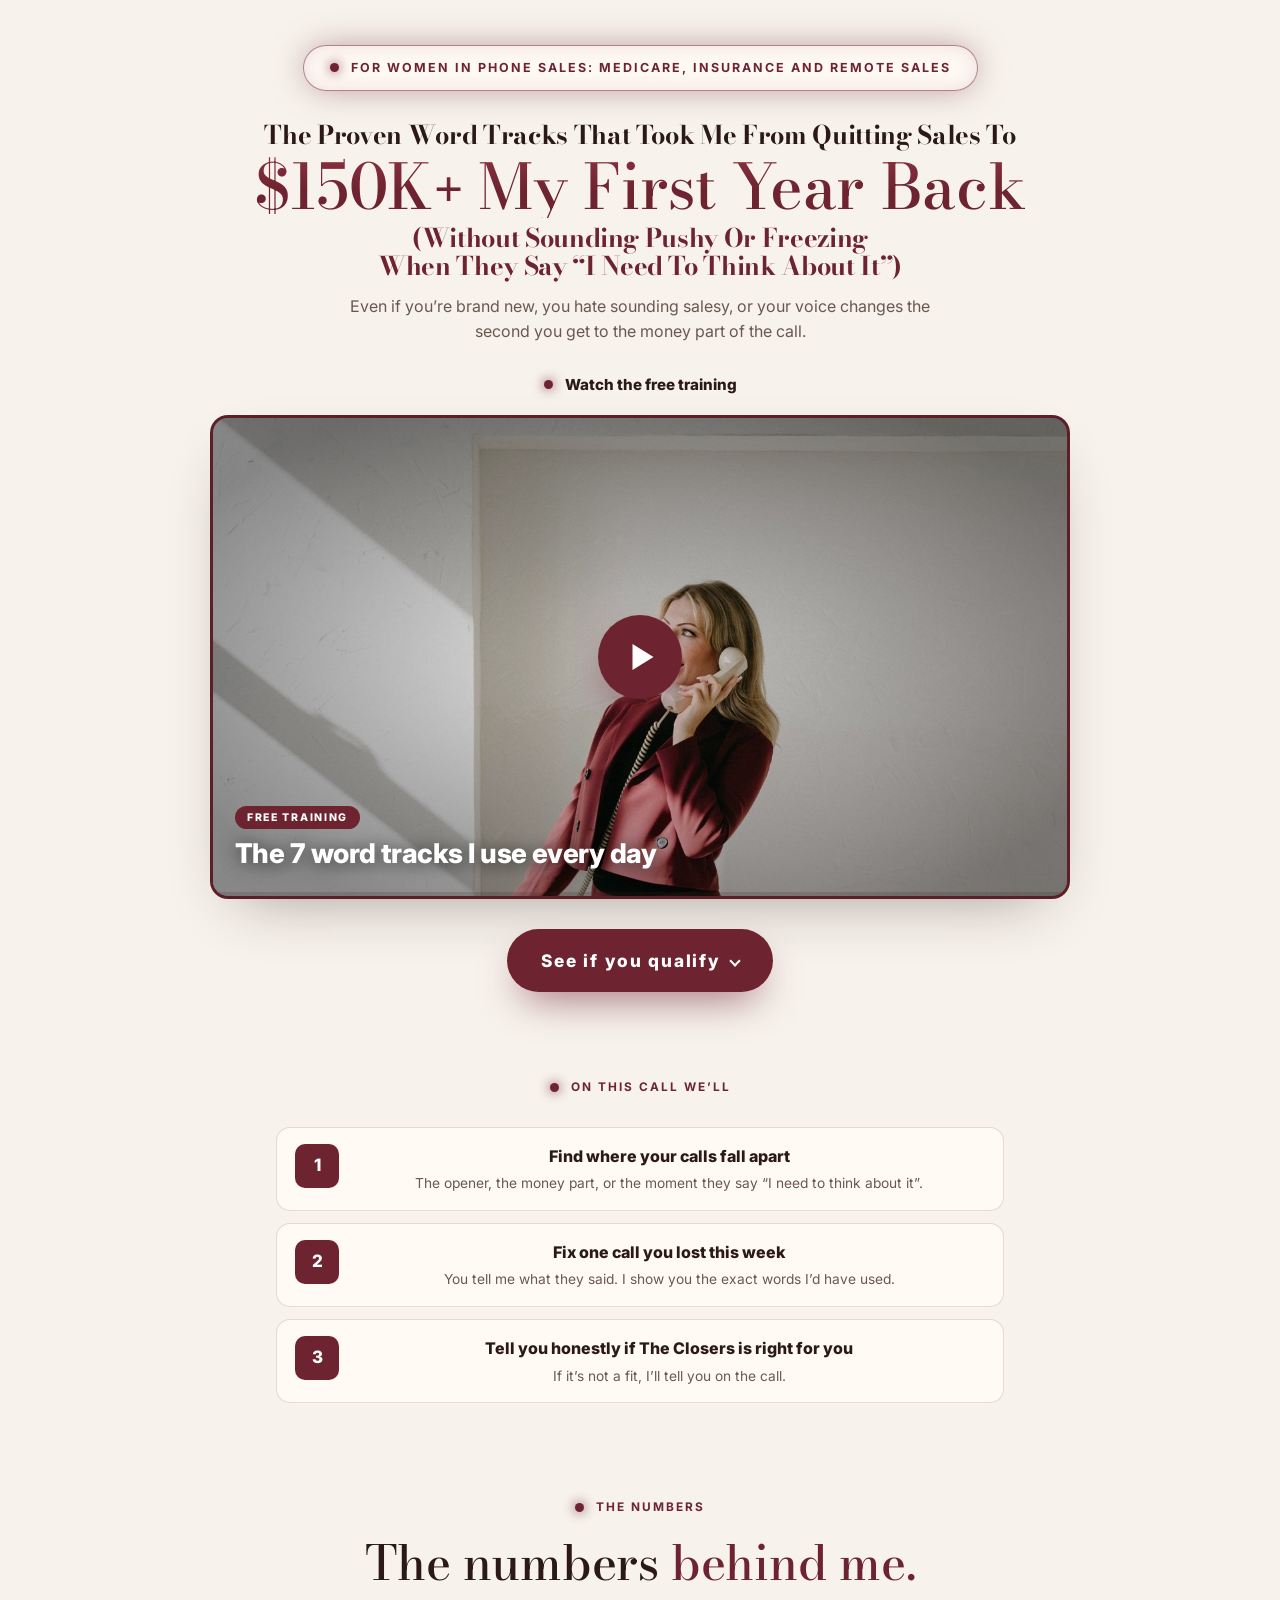
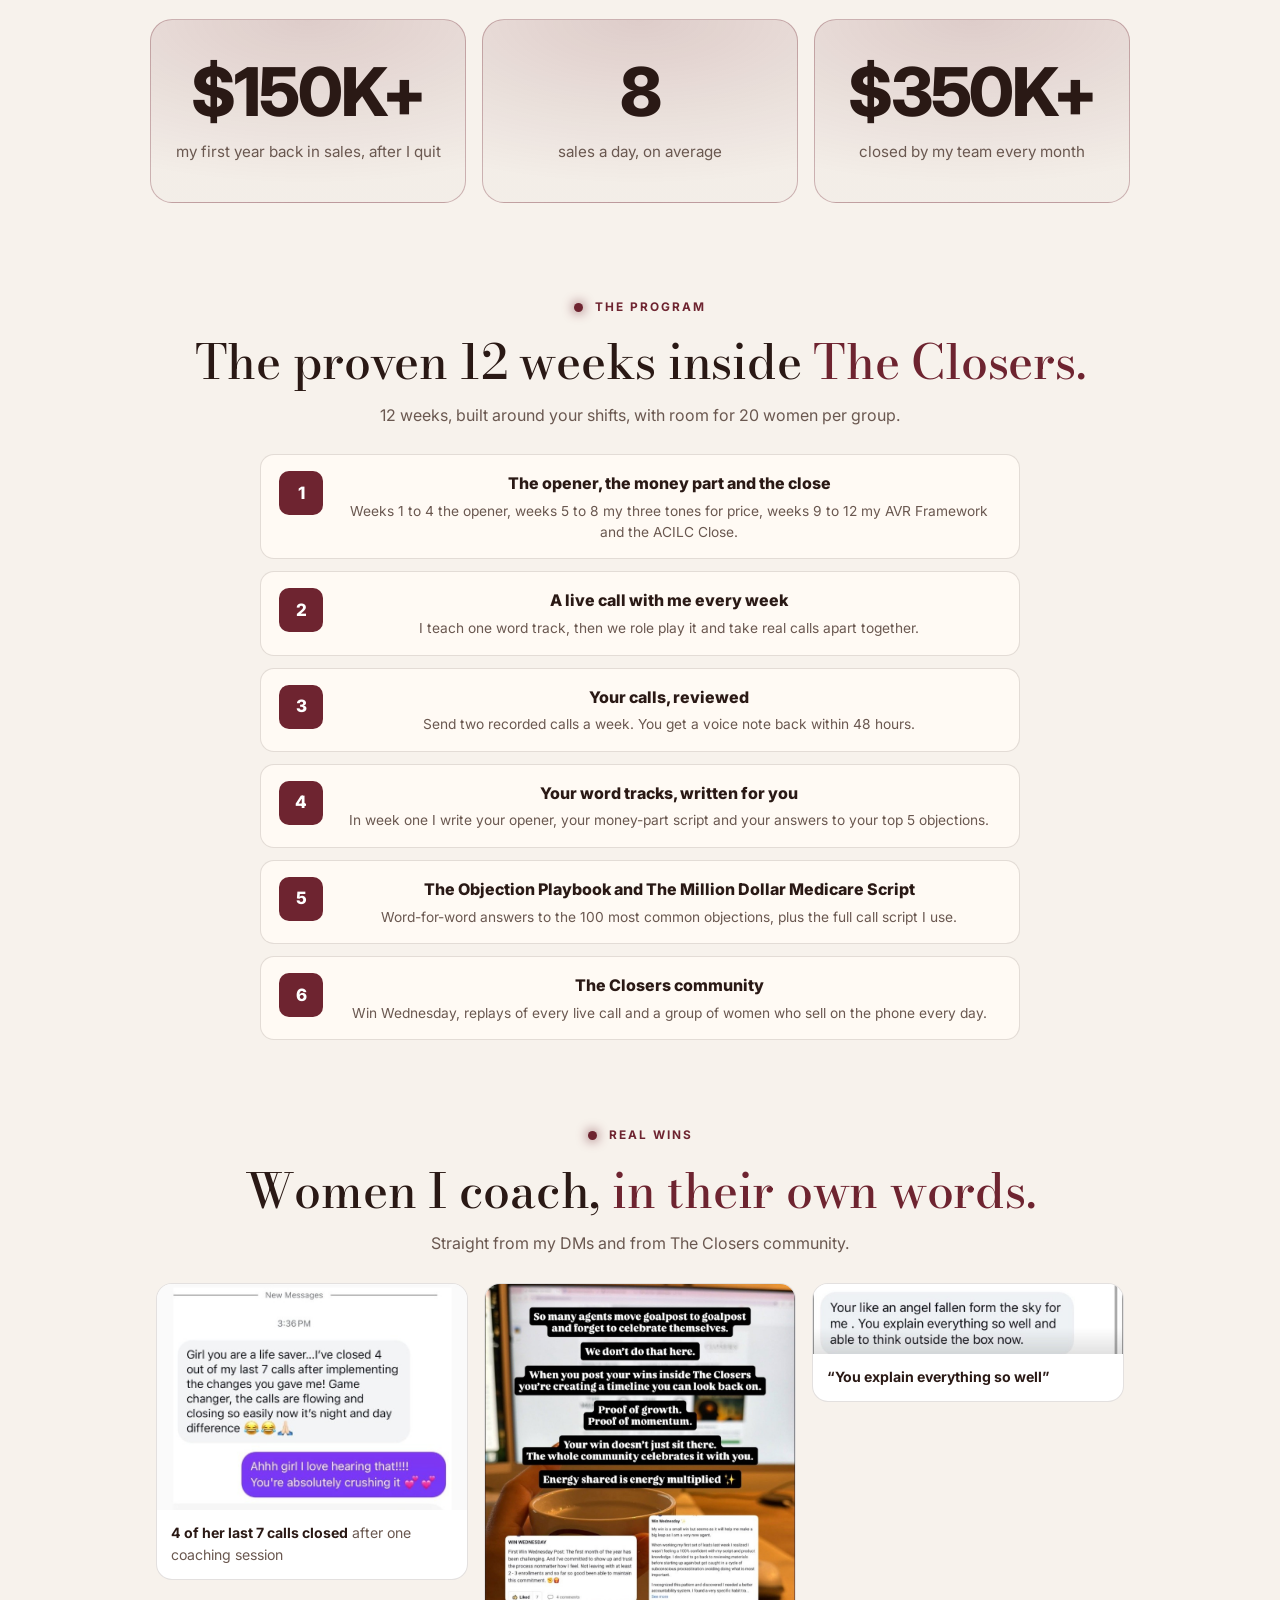
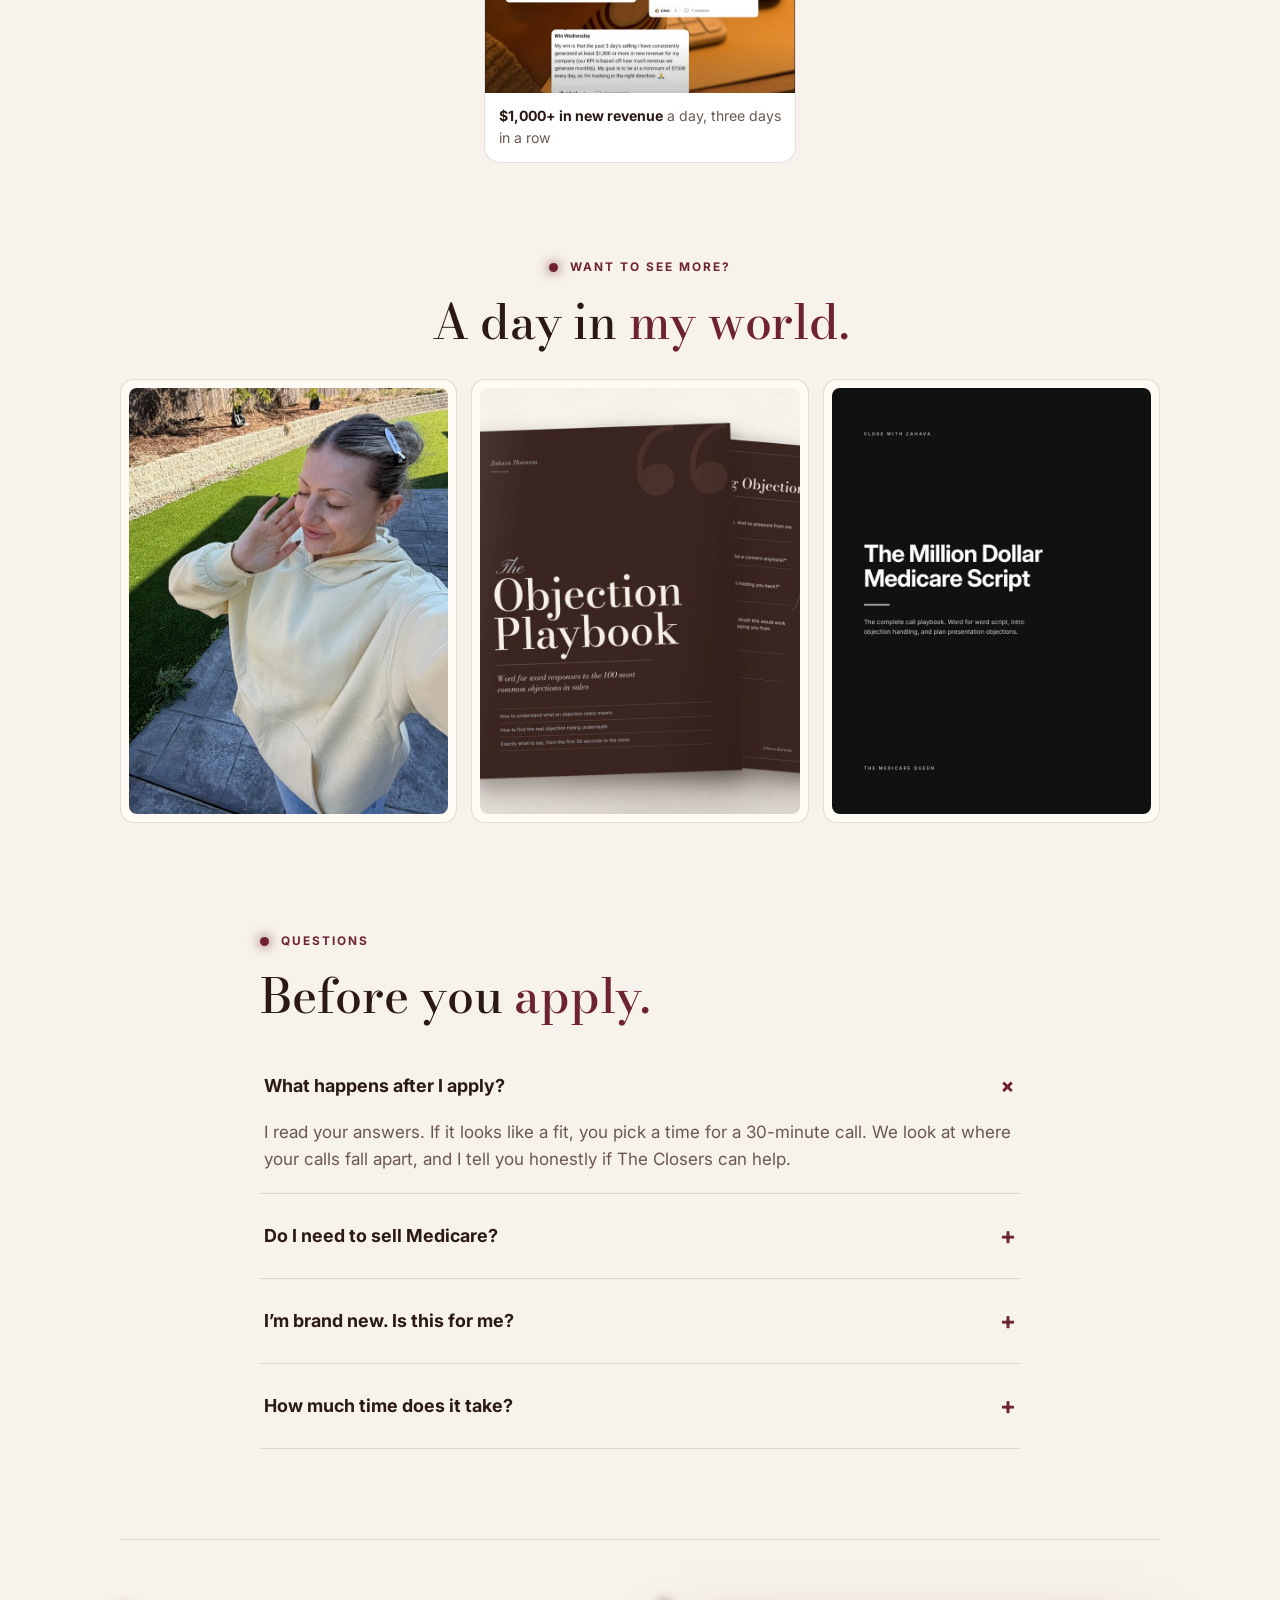
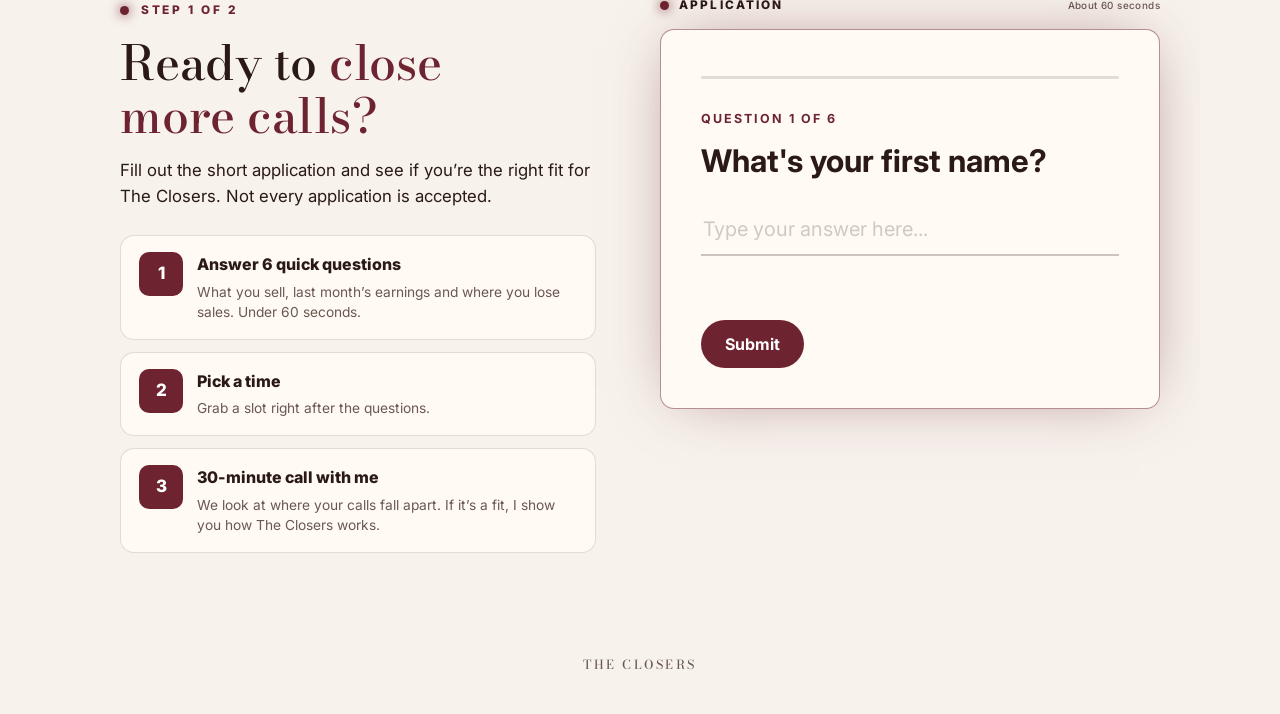
<file: vsl/index.html>
<!doctype html>
<html lang="en">
<head>
  <meta charset="utf-8" />
  <meta name="viewport" content="width=device-width, initial-scale=1" />
  <title>Free Training · Zahava Thornton</title>
  <meta name="robots" content="noindex" />
  <script>document.documentElement.className += " js";</script>
  <link rel="icon" href="../assets/img/favicon.png" type="image/png" />
  <link rel="apple-touch-icon" href="../assets/img/apple-touch-icon.png" />
  <link rel="stylesheet" href="vsl.css" />
  <link rel="stylesheet" href="../assets/brand.css" />
  <link rel="stylesheet" href="st6.css" />
  <link rel="stylesheet" href="lt.css" />
<script data-topfix>try{if("scrollRestoration" in history)history.scrollRestoration="manual"}catch(e){}addEventListener("load",function(){if(!location.hash){scrollTo(0,0);setTimeout(function(){scrollTo(0,0)},50)}});</script>
<style>.lt-offer .lt-steps{max-width:760px;margin-left:auto;margin-right:auto}.lt-oncall{max-width:760px;margin:clamp(56px,9vh,96px) auto 0;padding:0 max(16px,env(safe-area-inset-left,0px))}.lt-oncall .lt-steps h3{color:var(--ink)}</style>
<link rel="stylesheet" href="https://fonts.googleapis.com/css2?family=Bodoni+Moda:ital,opsz,wght@0,6..96,400..700;1,6..96,400..700&family=Inter:wght@400;500;600;700&display=swap">
<style>
/* Zahava's own brand, read off her playbook and Medicare Script: cream, espresso, burgundy; Bodoni serif display, clean sans body */
:root{--bg:#f7f2ec;--surface:#fffaf4;--ink:#2a1915;--muted:#6a5850;--hair:rgba(58,35,29,.14);--hair-soft:rgba(58,35,29,.07);--accent:#6e2430;--accent-text:#6e2430;--accent-ink:#fff;--accent-soft:rgba(110,36,48,.10);--sans:"Inter",Arial,sans-serif;--display:"Bodoni Moda",Georgia,serif}
body{background:#f7f2ec;color:#2a1915;font-family:"Inter",Arial,sans-serif}
.lt-h1,.lt-h2{color:#2a1915;font-family:"Bodoni Moda",Georgia,serif;font-weight:500}
.lt-h1 em,.lt-h2 em{color:#6e2430}
.lt-kicker,.lt-pill{font-family:"Inter",Arial,sans-serif;font-weight:700;letter-spacing:2px;color:#6e2430}
.lt-steps h3{color:#2a1915}
.lt-reviews{max-width:1000px;margin:clamp(56px,9vh,96px) auto 0;padding:0 max(16px,env(safe-area-inset-left,0px))}
.rv__grid{display:grid;grid-template-columns:repeat(3,minmax(0,1fr));gap:16px;margin-top:26px;align-items:start}
.rv{margin:0;border-radius:16px;overflow:hidden;border:1px solid var(--hair);background:#fff}
.rv img{display:block;width:100%;height:auto}
.rv figcaption{padding:12px 14px;color:#6a5850;font-size:.88rem;text-align:left}.rv figcaption b{color:#2a1915}
@media (max-width:760px){.rv__grid{grid-template-columns:1fr;max-width:420px;margin-left:auto;margin-right:auto}}
.lt-h1{letter-spacing:-.01em}.lt-plus{font-family:Georgia,"Times New Roman",serif;font-weight:700;font-size:.82em;margin-left:.04em;vertical-align:.06em}.lt-h2{letter-spacing:-.005em}.lt-sub{max-width:62ch;margin:14px auto 0}@media (min-width:1000px){.lt-cases__row{justify-content:center}}</style>
</head>
<body>
  <!-- ONE page: eyebrow, headline, VSL, CTA, on this call, numbers, results, more wins, FAQ, application. -->
  <main class="page lt">
    <div class="lt-hero">
      <p class="lt-pill"><i></i>For women in phone sales: Medicare, insurance and remote sales</p>
      <h1 class="lt-h1">
        <span class="lt-h1__a">The Proven Word Tracks That Took Me From Quitting Sales To</span>
        <span class="lt-h1__b">$150K<span class="lt-plus">+</span> My First Year Back</span>
        <span class="lt-h1__c"><em>(Without Sounding Pushy Or Freezing When They Say &ldquo;I Need To Think About It&rdquo;)</em></span>
      </h1>
      <p class="lt-sub">Even if you&rsquo;re brand new, you hate sounding salesy, or your voice changes the second you get to the money part of the call.</p>
      <p class="lt-watch"><i></i><b>Watch the free training</b></p>

      <!-- {SWAP: training video} -->
      <div class="lt-video">
        <button class="video__frame" type="button" data-optin aria-label="Watch the free training">
          <img src="../assets/img/vsl-thumb.jpg" alt="Zahava Thornton" />
          <span class="video__scrim" aria-hidden="true"></span>
          <span class="play" aria-hidden="true"></span>
          <span class="lt-video__cap" aria-hidden="true"><b>Free training</b><strong>The 7 word tracks I use every day</strong></span>
          <span class="video__bar" aria-hidden="true"><span></span></span>
        </button>
      </div>

      <div class="lt-cta">
        <a class="btn-apply" href="#apply-inline">See if you qualify <span class="arr" aria-hidden="true" style="transform:rotate(45deg)"></span></a>
      </div>

      

      
    </div>

    <section class="lt-oncall">
      <p class="lt-kicker"><i></i>On this call we&rsquo;ll</p>
      <ol class="lt-steps">
        <li><b>1</b><div><h3>Find where your calls fall apart</h3><p>The opener, the money part, or the moment they say &ldquo;I need to think about it&rdquo;.</p></div></li>
        <li><b>2</b><div><h3>Fix one call you lost this week</h3><p>You tell me what they said. I show you the exact words I&rsquo;d have used.</p></div></li>
        <li><b>3</b><div><h3>Tell you honestly if The Closers is right for you</h3><p>If it&rsquo;s not a fit, I&rsquo;ll tell you on the call.</p></div></li>
      </ol>
    </section>

    <section class="lt-numbers">
      <p class="lt-kicker"><i></i>The numbers</p>
      <h2 class="lt-h2">The numbers <em>behind me.</em></h2>
      <div class="lt-numbers__grid">
        <div><b>$150K+</b><span>my first year back in sales, after I quit</span></div>
        <div><b>8</b><span>sales a day, on average</span></div>
        <div><b>$350K+</b><span>closed by my team every month</span></div>
      </div>
    </section>

    <section class="lt-offer">
      <p class="lt-kicker"><i></i>The program</p>
      <h2 class="lt-h2">The proven 12 weeks inside <em>The Closers.</em></h2>
      <p class="lt-sub">12 weeks, built around your shifts, with room for 20 women per group.</p>
      <ol class="lt-steps">
        <li><b>1</b><div><h3>The opener, the money part and the close</h3><p>Weeks 1 to 4 the opener, weeks 5 to 8 my three tones for price, weeks 9 to 12 my AVR Framework and the ACILC Close.</p></div></li>
        <li><b>2</b><div><h3>A live call with me every week</h3><p>I teach one word track, then we role play it and take real calls apart together.</p></div></li>
        <li><b>3</b><div><h3>Your calls, reviewed</h3><p>Send two recorded calls a week. You get a voice note back within 48 hours.</p></div></li>
        <li><b>4</b><div><h3>Your word tracks, written for you</h3><p>In week one I write your opener, your money-part script and your answers to your top 5 objections.</p></div></li>
        <li><b>5</b><div><h3>The Objection Playbook and The Million Dollar Medicare Script</h3><p>Word-for-word answers to the 100 most common objections, plus the full call script I use.</p></div></li>
        <li><b>6</b><div><h3>The Closers community</h3><p>Win Wednesday, replays of every live call and a group of women who sell on the phone every day.</p></div></li>
      </ol>
    </section>

    <section class="lt-reviews">
      <p class="lt-kicker"><i></i>Real wins</p>
      <h2 class="lt-h2">Women I coach, <em>in their own words.</em></h2>
      <p class="lt-sub">Straight from my DMs and from The Closers community.</p>
      <div class="rv__grid">
        <figure class="rv"><img src="../assets/img/testi/w1.jpg" alt="DM: closed 4 out of my last 7 calls" loading="lazy" /><figcaption><b>4 of her last 7 calls closed</b> after one coaching session</figcaption></figure>
        <figure class="rv"><img src="../assets/img/testi/w3.jpg" alt="Win Wednesday posts in The Closers" loading="lazy" /><figcaption><b>$1,000+ in new revenue</b> a day, three days in a row</figcaption></figure>
        <figure class="rv"><img src="../assets/img/testi/w2.jpg" alt="DM: you explain everything so well" loading="lazy" /><figcaption><b>&ldquo;You explain everything so well&rdquo;</b></figcaption></figure>
      </div>
    </section>

    <section class="lt-wins">
      <p class="lt-kicker"><i></i>Want to see more?</p>
      <h2 class="lt-h2">A day in <em>my world.</em></h2>
      <div class="lt-wins__grid"><figure class="lt-win"><img src="../assets/img/proof/d1.jpg" alt="Zahava Thornton" loading="lazy" /></figure><figure class="lt-win"><img src="../assets/img/proof/d2.jpg" alt="The Objection Playbook" loading="lazy" /></figure><figure class="lt-win"><img src="../assets/img/proof/d3.jpg" alt="The Million Dollar Medicare Script" loading="lazy" /></figure></div>
    </section>

    <section class="st6__faq lt-faq">
      <p class="lt-kicker"><i></i>Questions</p>
      <h2 class="lt-h2">Before you <em>apply.</em></h2>
      <details open><summary>What happens after I apply?</summary><p>I read your answers. If it looks like a fit, you pick a time for a 30-minute call. We look at where your calls fall apart, and I tell you honestly if The Closers can help.</p></details>
      <details><summary>Do I need to sell Medicare?</summary><p>No. The word tracks work on any sale you make over the phone: Medicare, life and health insurance, or any other remote sales job.</p></details>
      <details><summary>I&rsquo;m brand new. Is this for me?</summary><p>Yes. I started out making 100 calls a day and closing nothing. You get the words I wish someone had handed me back then.</p></details>
      <details><summary>How much time does it take?</summary><p>Short lessons you can use on your very next call, plus live call reviews planned around your shifts.</p></details>
    </section>

    <section class="lt-apply" id="apply">
      <div class="lt-apply__left">
        <p class="lt-step"><i></i>Step 1 of 2</p>
        <h2 class="lt-h2">Ready to <em>close more calls?</em></h2>
        <p class="lt-apply__lead">Fill out the short application and see if you&rsquo;re the right fit for The Closers. Not every application is accepted.</p>
        <ol class="lt-steps">
          <li><b>1</b><div><h3>Answer 6 quick questions</h3><p>What you sell, last month&rsquo;s earnings and where you lose sales. Under 60 seconds.</p></div></li>
          <li><b>2</b><div><h3>Pick a time</h3><p>Grab a slot right after the questions.</p></div></li>
          <li><b>3</b><div><h3>30-minute call with me</h3><p>We look at where your calls fall apart. If it&rsquo;s a fit, I show you how The Closers works.</p></div></li>
        </ol>
      </div>
      <div class="lt-apply__right">
        <p class="lt-apply__head"><span><i></i>Application</span><small>About 60 seconds</small></p>
        <div class="st6__form" id="apply-inline">
      <div class="apply__progress"><span id="apply-bar"></span></div>

      <div class="q on">
        <p class="q__count">Question 1 of 6</p>
        <h3 class="q__title">What's your first name?</h3>
        <input class="q__input" type="text" placeholder="Type your answer here..." autocomplete="given-name" />
        <div class="q__foot"><button class="q__ok" type="button">Submit</button></div>
      </div>

      <div class="q">
        <p class="q__count">Question 2 of 6</p>
        <h3 class="q__title">What do you sell over the phone?</h3>
        <div class="q__opts">
          <button class="q__opt" type="button"><kbd>A</kbd>Medicare</button>
          <button class="q__opt" type="button"><kbd>B</kbd>Life or health insurance</button>
          <button class="q__opt" type="button"><kbd>C</kbd>Another remote sales job</button>
          <button class="q__opt" type="button"><kbd>D</kbd>I&rsquo;m about to start</button>
        </div>
      </div>

      <div class="q">
        <p class="q__count">Question 3 of 6</p>
        <h3 class="q__title">How much did you earn last month, including commission?</h3>
        <div class="q__opts">
          <button class="q__opt" type="button"><kbd>A</kbd>Under $3,000</button>
          <button class="q__opt" type="button"><kbd>B</kbd>$3,000 to $7,000</button>
          <button class="q__opt" type="button"><kbd>C</kbd>$7,000 to $14,000</button>
          <button class="q__opt" type="button"><kbd>D</kbd>Over $14,000</button>
        </div>
      </div>

      <div class="q">
        <p class="q__count">Question 4 of 6</p>
        <h3 class="q__title">Where do you lose the most sales?</h3>
        <div class="q__opts">
          <button class="q__opt" type="button"><kbd>A</kbd>They say &ldquo;I need to think about it&rdquo;</button>
          <button class="q__opt" type="button"><kbd>B</kbd>My voice changes at the money part</button>
          <button class="q__opt" type="button"><kbd>C</kbd>I freeze when they push back</button>
        </div>
      </div>

      <div class="q">
        <p class="q__count">Question 5 of 6</p>
        <h3 class="q__title">If I think you're a good fit, can you start in the next 2 weeks?</h3>
        <div class="q__opts">
          <button class="q__opt" type="button"><kbd>A</kbd>Yes</button>
          <button class="q__opt" type="button"><kbd>B</kbd>I need to move a few things around</button>
          <button class="q__opt" type="button"><kbd>C</kbd>Not right now</button>
        </div>
      </div>

      <div class="q">
        <p class="q__count">Question 6 of 6</p>
        <h3 class="q__title">What's your phone number?</h3>
        <input class="q__input" type="tel" placeholder="+1 ..." autocomplete="tel" />
        <div class="q__foot"><button class="q__ok" type="button">Submit</button></div>
      </div>

      <div class="q">
        <p class="q__count">Last step</p>
        <h3 class="q__title">Pick a time to speak with me</h3>
        <div class="book__days">
          <button class="book__day sel" type="button"><small>Thu</small><b>29</b></button>
          <button class="book__day" type="button"><small>Fri</small><b>30</b></button>
          <button class="book__day" type="button"><small>Mon</small><b>2</b></button>
        </div>
        <div class="book__slots">
          <a class="book__slot" href="../thank-you/">10:00 AM</a>
          <a class="book__slot" href="../thank-you/">1:30 PM</a>
          <a class="book__slot" href="../thank-you/">6:00 PM</a>
        </div>
        <p class="book__tz">Eastern time · 30-minute call</p>
      </div>
    </div>
      </div>
    </section>


    

    

    

    

    

    

    
  </main>

  <footer class="brandfoot">
    <div class="brand">
      
      <span class="brand__word">The Closers</span>
    </div>
  </footer>

  <!-- ====================== EMAIL POP-UP (click the video) ====================== -->
  <div class="apply optin" id="optin" aria-hidden="true" role="dialog" aria-modal="true" aria-label="Unlock the free training">
    <div class="apply__card optin__card">
      <button class="apply__close" type="button" data-close aria-label="Close">&times;</button>
      <form class="optin__form" id="optin-form" novalidate>
        <p class="q__count">Free training</p>
        <h3 class="q__title">Enter your email to unlock access</h3>
        <input class="q__input" type="email" placeholder="Your email address" autocomplete="email" required />
        <div class="q__foot"><button class="q__ok" type="submit">Unlock access</button></div>
      </form>
    </div>
  </div>

  <script src="vsl.js"></script>
  <script>
    // application: one question at a time, ends on the calendar
    (function () {
      var box = document.getElementById("apply-inline"); if (!box) return;
      var qs = [].slice.call(box.querySelectorAll(".q")), bar = document.getElementById("apply-bar"), i = 0;
      function show(n) { i = Math.min(n, qs.length - 1); qs.forEach(function (q, k) { q.classList.toggle("on", k === i); }); bar.style.width = Math.round(i / (qs.length - 1) * 100) + "%"; }
      qs.forEach(function (q) {
        q.querySelectorAll(".q__opt").forEach(function (o, _, all) { o.addEventListener("click", function () { all.forEach(function (x) { x.classList.remove("sel"); }); o.classList.add("sel"); setTimeout(function () { show(i + 1); }, 300); }); });
        var ok = q.querySelector(".q__ok"); if (ok) ok.addEventListener("click", function () { show(i + 1); });
        var inp = q.querySelector(".q__input"); if (inp) inp.addEventListener("keydown", function (e) { if (e.key === "Enter") { e.preventDefault(); show(i + 1); } });
        q.querySelectorAll(".book__day").forEach(function (d, _, all) { d.addEventListener("click", function () { all.forEach(function (x) { x.classList.remove("sel"); }); d.classList.add("sel"); }); });
      });
    })();
  </script>
  <script>
    // counters
    (function () {
      var els = document.querySelectorAll("[data-count]"); if (!els.length || !("IntersectionObserver" in window)) return;
      var io = new IntersectionObserver(function (es) { es.forEach(function (e) { if (!e.isIntersecting) return; io.unobserve(e.target); var el = e.target, to = +el.getAttribute("data-count"), suf = el.getAttribute("data-suffix") || "", t0 = null;
        function step(t) { if (!t0) t0 = t; var p = Math.min((t - t0) / 1200, 1); el.textContent = Math.round(to * (1 - Math.pow(1 - p, 3))).toLocaleString("en-US") + (p === 1 ? suf : ""); if (p < 1) requestAnimationFrame(step); }
        requestAnimationFrame(step); }); }, { threshold: 0.4 });
      els.forEach(function (el) { io.observe(el); });
    })();
  </script>
</body>
</html>
</file>
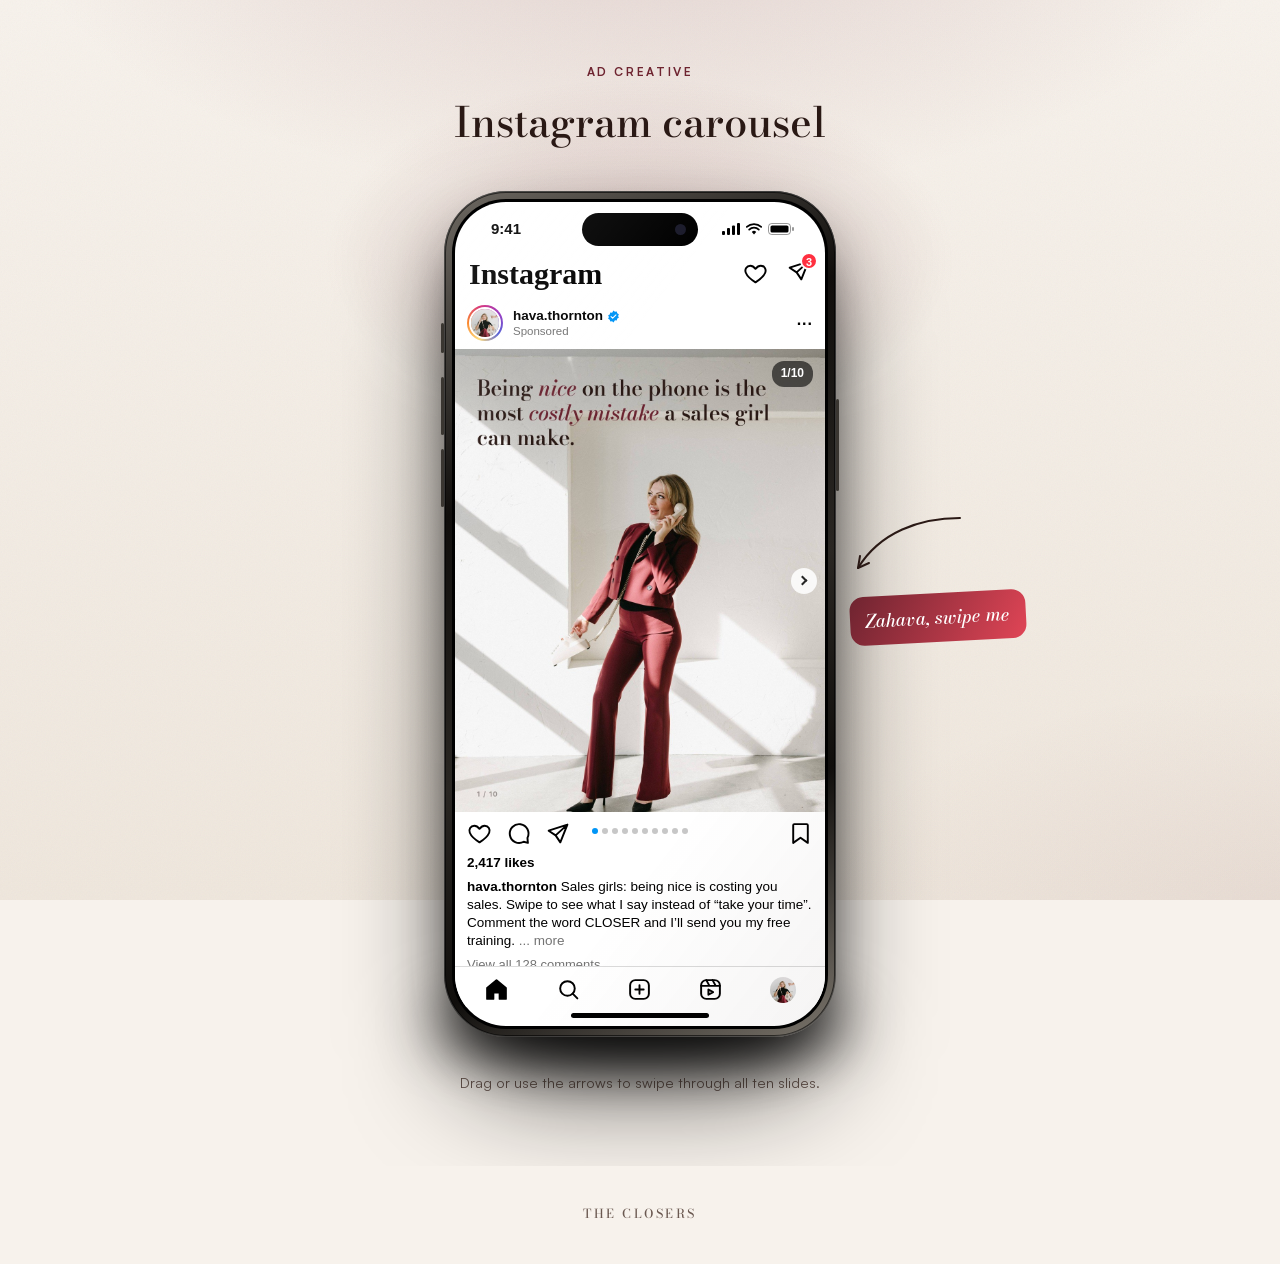
<file: carousel/phone/index.html>
<!doctype html>
<html lang="en">
<head>
  <meta charset="utf-8" />
  <meta name="viewport" content="width=device-width, initial-scale=1" />
  <title>Instagram carousel · Zahava Thornton</title>
  <meta name="robots" content="noindex" />
  <script>document.documentElement.className += " js";</script>
  <link rel="icon" href="../../assets/img/favicon.png" type="image/png" />
  <link rel="apple-touch-icon" href="../../assets/img/apple-touch-icon.png" />
  <link rel="stylesheet" href="../../vsl/vsl.css" />
  <link rel="stylesheet" href="../../assets/brand.css" />
  <link rel="stylesheet" href="../../assets/phone.css" />
</head>
<body>
  <main class="page">
    <section class="sa">
      <div class="sa__glow" aria-hidden="true"></div>
      <div class="sa__intro">
        <p class="eyebrow reveal">Ad creative</p>
        <h1 class="sa__title reveal" style="--i:1">Instagram carousel</h1>
      </div>
      <div class="stage">
        <div class="phone-wrap reveal rv" id="pw">
          <div class="iphone">
            <span class="btn-side l" style="top:132px;height:30px"></span><span class="btn-side l" style="top:186px;height:58px"></span><span class="btn-side l" style="top:258px;height:58px"></span><span class="btn-side r" style="top:208px;height:92px"></span>
            <div class="screen">
              <div class="status"><span>9:41</span><span class="island"></span><span class="ic"><svg viewBox="0 0 18 12"><rect x="0" y="8" width="3" height="4" rx="1" fill="#000"/><rect x="5" y="5" width="3" height="7" rx="1" fill="#000"/><rect x="10" y="2.5" width="3" height="9.5" rx="1" fill="#000"/><rect x="15" y="0" width="3" height="12" rx="1" fill="#000"/></svg><svg viewBox="0 0 16 12"><path d="M8 11.5l2.2-2.6a3.2 3.2 0 0 0-4.4 0z" fill="#000"/><path d="M3.2 6.6a6.8 6.8 0 0 1 9.6 0" stroke="#000" stroke-width="1.8" fill="none" stroke-linecap="round"/><path d="M.8 3.9a10.5 10.5 0 0 1 14.4 0" stroke="#000" stroke-width="1.8" fill="none" stroke-linecap="round"/></svg><svg viewBox="0 0 27 12"><rect x=".5" y=".5" width="22" height="11" rx="3.2" fill="none" stroke="#000" opacity=".4"/><rect x="2.5" y="2.5" width="18" height="7" rx="1.6" fill="#000"/><rect x="24" y="4" width="2" height="4" rx="1" fill="#000" opacity=".4"/></svg></span></div>
              <div class="ig-top"><span class="ig-logo">Instagram</span><span class="ic"><svg viewBox="0 0 24 24"><path d="M12 20.5s-7.5-4.6-9.3-9.2C1.4 8 3.4 4.5 7 4.5c2.1 0 3.6 1.2 5 3 1.4-1.8 2.9-3 5-3 3.6 0 5.6 3.5 4.3 6.8-1.8 4.6-9.3 9.2-9.3 9.2z"/></svg><span style="position:relative"><svg viewBox="0 0 24 24"><path d="M21.5 3.5L10.2 13.8M21.5 3.5l-6.8 17-4.5-6.7-6.7-4.5z"/></svg><span class="ig-badge">3</span></span></span></div>
              <div class="feed">
                <div class="post-head"><span class="avatar-ring"><img src="../../assets/img/pfp.jpg" alt="" /></span><span class="who"><b>hava.thornton <svg class="verified" viewBox="0 0 24 24"><path fill="#0095F6" d="M12 1l2.6 2.2 3.4-.4.9 3.3 3 1.7-1.4 3.2 1.4 3.2-3 1.7-.9 3.3-3.4-.4L12 23l-2.6-2.2-3.4.4-.9-3.3-3-1.7L3.5 13 2.1 9.8l3-1.7.9-3.3 3.4.4z"/><path d="M7.5 12.2l3 3 6-6" stroke="#fff" stroke-width="2" fill="none" stroke-linecap="round" stroke-linejoin="round"/></svg></b><small>Sponsored</small></span><span class="dots3">&middot;&middot;&middot;</span></div>
                <div class="post-media post-media--car"><div class="ctrack" id="ctrack"><img src="../../assets/img/ads/slide-1.jpg" alt="Slide 1" draggable="false" /><img src="../../assets/img/ads/slide-2.jpg" alt="Slide 2" draggable="false" /><img src="../../assets/img/ads/slide-3.jpg" alt="Slide 3" draggable="false" /><img src="../../assets/img/ads/slide-4.jpg" alt="Slide 4" draggable="false" /><img src="../../assets/img/ads/slide-5.jpg" alt="Slide 5" draggable="false" /><img src="../../assets/img/ads/slide-6.jpg" alt="Slide 6" draggable="false" /><img src="../../assets/img/ads/slide-7.jpg" alt="Slide 7" draggable="false" /><img src="../../assets/img/ads/slide-8.jpg" alt="Slide 8" draggable="false" /><img src="../../assets/img/ads/slide-9.jpg" alt="Slide 9" draggable="false" /><img src="../../assets/img/ads/slide-10.jpg" alt="Slide 10" draggable="false" /></div><button class="cnav prev" id="cprev" type="button" aria-label="Previous" disabled></button><button class="cnav next" id="cnext" type="button" aria-label="Next"></button><span class="ig-count"><span id="ccur">1</span>/10</span></div>
                <div class="actions"><svg viewBox="0 0 24 24"><path d="M12 20.5s-7.5-4.6-9.3-9.2C1.4 8 3.4 4.5 7 4.5c2.1 0 3.6 1.2 5 3 1.4-1.8 2.9-3 5-3 3.6 0 5.6 3.5 4.3 6.8-1.8 4.6-9.3 9.2-9.3 9.2z"/></svg><svg viewBox="0 0 24 24"><path d="M20.6 16.2A9 9 0 1 0 17 19.9L21 21z"/></svg><svg viewBox="0 0 24 24"><path d="M21.5 3.5L10.2 13.8M21.5 3.5l-6.8 17-4.5-6.7-6.7-4.5z"/></svg><span class="cdots" id="cdots"><span class="on"></span><span></span><span></span><span></span><span></span><span></span><span></span><span></span><span></span><span></span></span><span class="spacer"></span><svg viewBox="0 0 24 24"><path d="M19 21l-7-5-7 5V4a1 1 0 0 1 1-1h12a1 1 0 0 1 1 1z"/></svg></div>
                <p class="likes">2,417 likes</p>
                <p class="caption"><b>hava.thornton</b> Sales girls: being nice is costing you sales. Swipe to see what I say instead of &ldquo;take your time&rdquo;. Comment the word CLOSER and I&rsquo;ll send you my free training. <span class="more">... more</span></p>
                <p class="comments">View all 128 comments</p>
                <p class="stamp">2 hours ago</p>
              </div>
              <div class="tabbar"><svg viewBox="0 0 24 24"><path d="M3 10.5L12 3l9 7.5V21h-6v-6H9v6H3z" fill="#000"/></svg><svg viewBox="0 0 24 24"><circle cx="11" cy="11" r="7"/><path d="M20.5 20.5l-4.5-4.5"/></svg><svg viewBox="0 0 24 24"><rect x="3" y="3" width="18" height="18" rx="5"/><path d="M12 8v8M8 12h8"/></svg><svg viewBox="0 0 24 24"><rect x="3" y="3" width="18" height="18" rx="5"/><path d="M3 8.5h18M8 3l3 5.5M14 3l3 5.5M10 12v5l4.5-2.5z"/></svg><img class="me" src="../../assets/img/pfp.jpg" alt="" /></div>
              <div class="homebar"></div>
            </div>
          </div>
          <div class="callout" style="top:38%"><svg viewBox="0 0 120 70"><path class="ln" d="M110 6 C 70 6, 30 20, 8 56"/><path class="ln" d="M8 56 l2 -12 M8 56 l11 -5"/></svg><br/><span class="bubble">Zahava, swipe me</span></div>
        </div>
      </div>
      <p class="hint">Drag or use the arrows to swipe through all ten slides.</p>
    </section>
  </main>
  <footer class="brandfoot">
    <div class="brand">
      <span class="brand__word">The Closers</span>
    </div>
  </footer>
  <script src="../../vsl/vsl.js"></script>
  <script>
(function(){var t=document.getElementById("ctrack"),p=document.getElementById("cprev"),n=document.getElementById("cnext"),c=document.getElementById("ccur"),d=document.querySelectorAll("#cdots span"),w=document.getElementById("pw");
function cur(){return Math.round(t.scrollLeft/t.clientWidth);}
function upd(){var i=cur();c.textContent=i+1;p.disabled=i===0;n.disabled=i===9;d.forEach(function(s,k){s.classList.toggle("on",k===i)});if(i>0)w.classList.add("swiped");}
function go(i){t.scrollTo({left:i*t.clientWidth,behavior:"smooth"});}
p.onclick=function(){go(cur()-1)};n.onclick=function(){go(cur()+1)};t.addEventListener("scroll",function(){requestAnimationFrame(upd)});
document.addEventListener("keydown",function(e){if(e.key==="ArrowRight")go(cur()+1);if(e.key==="ArrowLeft")go(cur()-1);});
var down=false,sx=0,sl=0;t.addEventListener("pointerdown",function(e){if(e.pointerType!=="mouse")return;down=true;sx=e.clientX;sl=t.scrollLeft;t.style.scrollSnapType="none";});
window.addEventListener("pointermove",function(e){if(down)t.scrollLeft=sl-(e.clientX-sx);});
window.addEventListener("pointerup",function(e){if(!down)return;down=false;t.style.scrollSnapType="";var dx=e.clientX-sx;var i=Math.round(sl/t.clientWidth)+(dx<-40?1:dx>40?-1:0);go(Math.max(0,Math.min(9,i)));});})();
</script>
</body>
</html>
</file>
<file: assets/vendor/lenis.css>
html.lenis,html.lenis body{height:auto}.lenis.lenis-smooth{scroll-behavior:auto!important}.lenis.lenis-smooth [data-lenis-prevent]{overscroll-behavior:contain}.lenis.lenis-stopped{overflow:hidden}.lenis.lenis-smooth iframe{pointer-events:none}
</file>
<file: vsl/vsl.css>
/* =========================================================================
   Close with Zahava · funnel base (system B) · shared by vsl/, thank-you/,
   offer/ and the specimen doc pages. Tokens live in assets/brand.css.
   Canvas: one continuous page-level gradient (no section seams), a low red
   bloom behind the hero, fine grain.
   ========================================================================= */
* { margin: 0; padding: 0; box-sizing: border-box; }
html { min-height: 100%; background: var(--bg); }
body { min-height: 100svh; background: transparent; color: var(--ink); -webkit-font-smoothing: antialiased; font-size: 17px; line-height: 1.6; }
body::before {
  content: ""; position: fixed; inset: 0; z-index: -2; pointer-events: none;
  background:
    radial-gradient(80% 55% at 50% -12%, rgba(110, 36, 48, 0.16), transparent 62%),
    radial-gradient(60% 40% at 100% 100%, rgba(110, 36, 48, 0.06), transparent 60%),
    linear-gradient(180deg, var(--bg) 0%, var(--bg-2) 100%);
}
body::after {
  content: ""; position: fixed; inset: 0; z-index: -1; pointer-events: none; opacity: 0.05;
  background-image: url("data:image/svg+xml,%3Csvg xmlns='http://www.w3.org/2000/svg' width='140' height='140'%3E%3Cfilter id='n'%3E%3CfeTurbulence type='fractalNoise' baseFrequency='0.8' numOctaves='2' stitchTiles='stitch'/%3E%3C/filter%3E%3Crect width='100%25' height='100%25' filter='url(%23n)'/%3E%3C/svg%3E");
  background-size: 140px 140px;
}
img { display: block; }
a { color: inherit; }
.container { width: 100%; max-width: 1080px; margin-inline: auto; padding-inline: var(--gutter); }

/* ------------------------------- Reveal --------------------------------- */
html.js .reveal { opacity: 0; transform: translateY(22px); transition: opacity 0.7s var(--ease), transform 0.7s var(--ease); transition-delay: calc(var(--i, 0) * 80ms); }
html.js .reveal.is-in { opacity: 1; transform: none; }
html.js .reveal--pop { transform: translateY(18px) scale(0.97); }
.reveal--mask { overflow: hidden; }
@media (prefers-reduced-motion: reduce) { .reveal { opacity: 1; transform: none; transition: none; } }

/* ------------------------------- Type ----------------------------------- */
.eyebrow { font-family: var(--sans); font-size: 0.74rem; font-weight: 700; letter-spacing: 0.22em; text-transform: uppercase; color: var(--accent-text); margin: 0 0 18px; }
.h2 { font-family: var(--display); font-weight: 500; font-size: clamp(1.9rem, 4.2vw, 2.9rem); line-height: 1.1; letter-spacing: -0.015em; color: var(--ink); text-wrap: balance; }
.h2 em { font-style: italic; color: var(--accent-text); }
.lede { font-size: clamp(1.02rem, 1.6vw, 1.15rem); color: var(--muted); max-width: 600px; margin: 18px auto 0; }
.sec { padding: clamp(64px, 11vh, 120px) 0; }
.sec__head { text-align: center; margin-bottom: clamp(40px, 7vh, 64px); }

/* -------------------------------- Hero ---------------------------------- */
.hero { text-align: center; max-width: 980px; margin-inline: auto; padding: clamp(52px, 10vh, 112px) var(--gutter) 0; }
.hero__eyebrow { animation: up 0.9s var(--ease) both; }
.hero__title { font-family: var(--display); font-weight: 500; font-size: clamp(2.1rem, 4.6vw, 3.55rem); line-height: 1.1; letter-spacing: -0.02em; color: var(--ink); text-wrap: balance; animation: up 0.9s var(--ease) 0.06s both; }
.hero__title em { font-style: italic; color: var(--accent-text); }
.hero__title .dim { display: block; margin-top: 10px; font-family: var(--sans); font-weight: 500; font-size: 0.42em; letter-spacing: 0; line-height: 1.4; color: var(--muted); }
.hero__sub { font-size: clamp(1.02rem, 1.8vw, 1.18rem); color: var(--muted); margin: 22px auto 0; max-width: 560px; animation: up 0.9s var(--ease) 0.14s both; }
@keyframes up { from { opacity: 0; transform: translateY(16px); } to { opacity: 1; transform: none; } }
@media (prefers-reduced-motion: reduce) { .hero__eyebrow, .hero__title, .hero__sub { animation: none; } }

/* ------------------------------- Video ---------------------------------- */
.video { margin: clamp(36px, 6vh, 56px) auto 0; max-width: 820px; width: 100%; padding-inline: var(--gutter); }
.video__frame { position: relative; display: block; width: 100%; aspect-ratio: 16 / 9; border-radius: 18px; overflow: hidden; background: #000;
  border: 1px solid var(--hair); box-shadow: 0 40px 90px -30px rgba(0, 0, 0, 0.8), 0 0 0 1px rgba(110, 36, 48, 0.08); }
.video__frame img { position: absolute; inset: 0; width: 100%; height: 100%; object-fit: cover; transition: transform 0.8s var(--ease); }
.video__frame:hover img { transform: scale(1.025); }
.video__scrim { position: absolute; inset: 0; background: radial-gradient(60% 60% at 50% 50%, rgba(0, 0, 0, 0.05), rgba(0, 0, 0, 0.45)); }
.play { position: absolute; top: 50%; left: 50%; width: 84px; height: 84px; border-radius: 50%; transform: translate(-50%, -50%);
  background: var(--accent); box-shadow: 0 16px 40px -8px rgba(110, 36, 48, 0.6); transition: transform 0.3s var(--ease); }
.play::before { content: ""; position: absolute; top: 50%; left: 54%; transform: translate(-50%, -50%); border-style: solid; border-width: 13px 0 13px 21px; border-color: transparent transparent transparent var(--accent-ink); }
.video__frame:hover .play { transform: translate(-50%, -50%) scale(1.06); }
.video__bar { position: absolute; left: 0; right: 0; bottom: 0; height: 4px; background: rgba(58, 35, 29, 0.18); }
.video__bar span { display: block; height: 100%; width: 0; background: var(--accent); }

/* ------------------------------ Buttons --------------------------------- */
.cta { text-align: center; margin-top: clamp(30px, 5vh, 44px); padding-inline: var(--gutter); }
.btn-apply { display: inline-flex; align-items: center; justify-content: center; gap: 10px; min-height: 58px; padding: 18px 42px; border: 0; border-radius: 999px;
  background: var(--accent); color: var(--accent-ink); font-family: var(--sans); font-size: 1.08rem; font-weight: 700; letter-spacing: 0.01em; cursor: pointer; text-decoration: none;
  position: relative; overflow: hidden; box-shadow: 0 18px 40px -14px rgba(110, 36, 48, 0.7); transition: transform 0.25s var(--ease), box-shadow 0.25s var(--ease); }
.btn-apply::after { content: ""; position: absolute; inset: 0; transform: translateX(-120%); background: linear-gradient(120deg, transparent, rgba(255, 247, 242, 0.25), transparent); transition: transform 0.7s var(--ease); }
.btn-apply:hover { transform: translateY(-2px); box-shadow: 0 24px 50px -14px rgba(110, 36, 48, 0.85); }
.btn-apply:hover::after { transform: translateX(120%); }
.btn-apply:active { transform: scale(0.98); }
.btn-apply .arr { width: 8px; height: 8px; border-right: 2px solid currentColor; border-bottom: 2px solid currentColor; transform: rotate(-45deg); display: inline-block; }

/* -------------------------- Video case cards ---------------------------- */
.grid2 { display: grid; grid-template-columns: repeat(2, 1fr); gap: clamp(18px, 2.6vw, 30px); max-width: 940px; margin-inline: auto; }
.ccard { display: block; text-align: center; padding: 12px; border-radius: 20px; background: var(--surface); border: 1px solid var(--hair-soft); transition: transform 0.4s var(--ease), border-color 0.4s var(--ease); }
.ccard:hover { transform: translateY(-4px); border-color: rgba(110, 36, 48, 0.3); }
.ccard__thumb { position: relative; display: block; border-radius: 14px; overflow: hidden; aspect-ratio: 16 / 9; background: #000; }
.ccard__thumb img { width: 100%; height: 100%; object-fit: cover; transition: transform 0.6s var(--ease); }
.ccard:hover .ccard__thumb img { transform: scale(1.04); }
.ccard__play { position: absolute; top: 50%; left: 50%; width: 54px; height: 54px; border-radius: 50%; transform: translate(-50%, -50%); background: rgba(13, 11, 11, 0.55); border: 1px solid rgba(58, 35, 29, 0.35); backdrop-filter: blur(6px); }
.ccard__play::before { content: ""; position: absolute; top: 50%; left: 54%; transform: translate(-50%, -50%); border-style: solid; border-width: 8px 0 8px 13px; border-color: transparent transparent transparent var(--ink); }
.ccard:hover .ccard__play { background: var(--accent); border-color: var(--accent); }
.ccard__name { display: block; margin: 16px 0 4px; font-size: 0.72rem; font-weight: 700; letter-spacing: 0.18em; text-transform: uppercase; color: var(--accent-text); }
.ccard__cap { display: block; padding: 0 10px 8px; font-size: 1.02rem; font-weight: 500; line-height: 1.4; color: var(--ink); }
.ccard--hero { max-width: 820px; margin-inline: auto; }

.swapcard { max-width: 940px; margin: 0 auto; padding: clamp(36px, 6vw, 56px) 24px; border: 1px dashed rgba(58, 35, 29, 0.22); border-radius: 20px; text-align: center; color: var(--muted); font-size: 0.98rem; }
.swapcard b { display: block; margin-bottom: 8px; color: var(--ink); font-family: var(--display); font-weight: 500; font-size: 1.35rem; }

/* ------------------------------ Proof grid ------------------------------ */
.proof { display: grid; grid-template-columns: repeat(4, 1fr); gap: clamp(10px, 1.6vw, 18px); max-width: 1000px; margin: 0 auto; }
.proof figure { aspect-ratio: 3 / 4; border-radius: 14px; overflow: hidden; background: var(--surface); border: 1px solid var(--hair-soft); }
.proof img { width: 100%; height: 100%; object-fit: cover; transition: transform 0.6s var(--ease); }
.proof figure:hover img { transform: scale(1.04); }

/* ------------------------------- Pillars -------------------------------- */
.pillars { display: grid; grid-template-columns: repeat(3, 1fr); gap: clamp(16px, 2vw, 24px); max-width: 1040px; margin: 0 auto; }
.pillar { padding: 32px 28px 34px; border-radius: 20px; background: linear-gradient(180deg, var(--surface-2), var(--surface)); border: 1px solid var(--hair-soft); text-align: left; transition: transform 0.4s var(--ease), border-color 0.4s var(--ease); }
.pillar:hover { transform: translateY(-4px); border-color: rgba(110, 36, 48, 0.28); }
.pillar__n { font-family: var(--display); font-style: italic; font-weight: 500; font-size: 2.3rem; line-height: 1; color: var(--accent-text); }
.pillar__t { margin: 20px 0 10px; font-family: var(--display); font-weight: 500; font-size: 1.5rem; line-height: 1.15; color: var(--ink); }
.pillar__d { color: var(--muted); font-size: 1rem; line-height: 1.6; }

/* ------------------------------ Guarantee ------------------------------- */
.promise { max-width: 760px; margin: 0 auto; text-align: center; padding: clamp(36px, 6vw, 56px) clamp(24px, 5vw, 56px); border-radius: 24px;
  background: radial-gradient(120% 120% at 50% 0%, rgba(110, 36, 48, 0.14), transparent 60%), var(--surface); border: 1px solid var(--hair); }
.promise p { color: var(--muted); margin-top: 16px; }

/* --------------------- Application popup (Typeform-style) --------------- */
.apply { position: fixed; inset: 0; z-index: 500; display: flex; align-items: center; justify-content: center; padding: 20px;
  background: rgba(42, 25, 21, 0.6); backdrop-filter: blur(10px); opacity: 0; visibility: hidden; transition: opacity 0.35s var(--ease), visibility 0.35s; }
.apply.open { opacity: 1; visibility: visible; }
.apply__card { position: relative; width: 100%; max-width: 640px; min-height: 420px; padding: clamp(28px, 5vw, 52px); border-radius: 22px; background: var(--surface); border: 1px solid var(--hair);
  box-shadow: 0 40px 100px -30px rgba(0, 0, 0, 0.9); transform: translateY(16px) scale(0.98); transition: transform 0.45s var(--ease); display: flex; flex-direction: column; }
.apply.open .apply__card { transform: none; }
.apply__close { position: absolute; top: 12px; right: 12px; width: 46px; height: 46px; border-radius: 50%; border: 1px solid rgba(58, 35, 29, 0.3); background: var(--surface-2); color: var(--ink); font-size: 1.5rem; line-height: 1; cursor: pointer; transition: background 0.2s, transform 0.3s var(--ease); }
.apply__close:hover { background: var(--accent); border-color: var(--accent); transform: rotate(90deg); }
.apply__progress { height: 3px; border-radius: 3px; background: var(--hair); overflow: hidden; margin: 6px 48px 30px 0; }
.apply__progress span { display: block; height: 100%; width: 0; background: var(--accent); transition: width 0.5s var(--ease); }
.q { display: none; flex-direction: column; flex: 1; }
.q.on { display: flex; animation: qin 0.5s var(--ease) both; }
@keyframes qin { from { opacity: 0; transform: translateY(14px); } to { opacity: 1; transform: none; } }
.q__count { font-size: 0.78rem; font-weight: 700; letter-spacing: 0.16em; text-transform: uppercase; color: var(--accent-text); margin-bottom: 14px; }
.q__title { font-family: var(--display); font-weight: 500; font-size: clamp(1.45rem, 3.4vw, 1.95rem); line-height: 1.2; color: var(--ink); margin-bottom: 24px; }
.q__input { width: 100%; min-height: 52px; padding: 10px 2px; border: 0; border-bottom: 2px solid rgba(58, 35, 29, 0.25); background: transparent; color: var(--ink); font-family: var(--sans); font-size: 1.25rem; outline: none; transition: border-color 0.2s; }
.q__input:focus { border-color: var(--accent-text); }
.q__input::placeholder { color: rgba(179, 168, 156, 0.6); }
.q__opts { display: grid; gap: 10px; }
.q__opt { display: flex; align-items: center; gap: 12px; min-height: 52px; padding: 12px 16px; border-radius: 12px; border: 1px solid var(--hair); background: var(--surface-2); color: var(--ink); font-family: var(--sans); font-size: 1rem; text-align: left; cursor: pointer; transition: border-color 0.2s, background 0.2s; }
.q__opt:hover { border-color: rgba(110, 36, 48, 0.5); }
.q__opt.sel { border-color: var(--accent-text); background: var(--accent-soft); }
.q__opt kbd { flex: none; width: 26px; height: 26px; display: grid; place-items: center; border-radius: 6px; border: 1px solid var(--hair); font-family: var(--sans); font-size: 0.78rem; color: var(--muted); }
.q__foot { display: flex; align-items: center; gap: 14px; margin-top: auto; padding-top: 26px; }
.q__ok { min-height: 48px; padding: 12px 24px; border: 0; border-radius: 999px; background: var(--accent); color: var(--accent-ink); font-family: var(--sans); font-weight: 700; font-size: 1rem; cursor: pointer; }
.q__hint { font-size: 0.82rem; color: var(--muted); }
.q__hint b { color: var(--ink); }
/* booking step */
.book__days { display: grid; grid-template-columns: repeat(3, 1fr); gap: 10px; margin-bottom: 16px; }
.book__day { min-height: 64px; border-radius: 12px; border: 1px solid var(--hair); background: var(--surface-2); color: var(--ink); font-family: var(--sans); cursor: pointer; }
.book__day small { display: block; color: var(--muted); font-size: 0.74rem; letter-spacing: 0.1em; text-transform: uppercase; }
.book__day b { font-size: 1.15rem; }
.book__day.sel { border-color: var(--accent-text); background: var(--accent-soft); }
.book__slots { display: grid; grid-template-columns: repeat(3, 1fr); gap: 10px; }
.book__slot { min-height: 48px; border-radius: 10px; border: 1px solid rgba(110, 36, 48, 0.45); background: transparent; color: var(--ink); font-family: var(--sans); font-weight: 700; cursor: pointer; transition: background 0.2s; }
.book__slot:hover { background: var(--accent); border-color: var(--accent); color: var(--accent-ink); }
.book__tz { margin-top: 14px; font-size: 0.82rem; color: var(--muted); }

/* ------------------------------ Thank-you ------------------------------- */
.ty-step { padding: clamp(48px, 8vh, 88px) 0 0; }
.ty-step__label { text-align: center; font-size: 0.74rem; font-weight: 700; letter-spacing: 0.22em; text-transform: uppercase; color: var(--accent-text); margin-bottom: 14px; }
.ty-step__title { text-align: center; font-family: var(--display); font-weight: 500; font-size: clamp(1.7rem, 3.6vw, 2.4rem); line-height: 1.15; color: var(--ink); margin-bottom: clamp(30px, 5vh, 48px); }
.ty__signoff { text-align: center; font-family: var(--display); font-style: italic; font-weight: 500; font-size: clamp(1.6rem, 3.4vw, 2.2rem); color: var(--ink); padding: clamp(64px, 10vh, 110px) 0 clamp(40px, 6vh, 64px); }

@media (max-width: 860px) {
  .pillars { grid-template-columns: 1fr; max-width: 560px; }
  .proof { grid-template-columns: repeat(2, 1fr); }
}
@media (max-width: 640px) {
  .hero__title { font-size: 1.85rem; line-height: 1.14; }
  .hero__title .dim { font-size: 0.55em; }
  .grid2 { grid-template-columns: 1fr; }
  .play { width: 64px; height: 64px; }
  .book__days, .book__slots { grid-template-columns: repeat(3, 1fr); }
  .apply__card { min-height: 0; }
}

/* ---- mobile hardening (references/mobile.md) ---- */
img, svg, video, canvas, iframe { max-width: 100%; height: auto; }
p, li, td, th, blockquote, figcaption, h1, h2, h3, h4, h5, h6 { overflow-wrap: anywhere; }
table, pre { display: block; max-width: 100%; overflow-x: auto; }
@media (max-width: 420px) { .tok-merge, .tok-link, code { white-space: normal; } }

/* screenshot mode (?static=1): final states, no motion */
html.static *, html.static *::before, html.static *::after { animation: none !important; transition: none !important; }

/* opt-in gate + "playing" state of the sample video */
.optin__card { min-height: 0; max-width: 520px; }
.optin__form { display: flex; flex-direction: column; }
.video__frame.is-playing .play { opacity: 0; transform: translate(-50%, -50%) scale(0.8); transition: opacity .3s, transform .3s; }
.video__frame.is-playing .video__scrim { background: transparent; }
.video__frame.is-playing .video__bar span { width: 100%; transition: width 840s linear; }

/* pulsing glow on the main buttons, like the pulse-glow keyframes on the reference pages */
@keyframes ctaPulse { 0%, 100% { box-shadow: 0 14px 40px -12px rgba(110, 36, 48, 0.55), 0 0 0 0 rgba(110, 36, 48, 0.45); } 50% { box-shadow: 0 18px 54px -10px rgba(110, 36, 48, 0.9), 0 0 0 12px rgba(110, 36, 48, 0); } }
@keyframes playPulse { 0% { box-shadow: 0 0 0 0 rgba(110, 36, 48, 0.55); } 70%, 100% { box-shadow: 0 0 0 26px rgba(110, 36, 48, 0); } }
.btn-apply, .q__ok { animation: ctaPulse 2.4s ease-in-out infinite; }
.video__frame .play { animation: playPulse 2s ease-out infinite; border-radius: 50%; }
@media (prefers-reduced-motion: reduce) { .btn-apply, .q__ok, .video__frame .play, .st6__eyebrow, .hero__eyebrow { animation: none; } }

/* soft glow on the audience line above the headline */
@keyframes browGlow { 0%, 100% { text-shadow: 0 0 6px rgba(110, 36, 48, 0.25); } 50% { text-shadow: 0 0 18px rgba(110, 36, 48, 0.95), 0 0 34px rgba(110, 36, 48, 0.45); } }
.st6__eyebrow, .hero__eyebrow { animation: browGlow 2.6s ease-in-out infinite; }
@media (prefers-reduced-motion: reduce) { .st6__eyebrow, .hero__eyebrow { animation: none; } }
</file>
<file: assets/brand.css>
/* =========================================================================
   Close with Zahava · funnel brand
   Cream ground, espresso ink, one burgundy (her suit and her playbook cover).
   Bodoni Moda display + clean sans text.
   ========================================================================= */

@font-face { font-family: "Bodoni Moda"; src: url("fonts/bodoni-500.woff2") format("woff2"); font-weight: 500; font-style: normal; font-display: swap; }
@font-face { font-family: "Bodoni Moda"; src: url("fonts/bodoni-600.woff2") format("woff2"); font-weight: 600; font-style: normal; font-display: swap; }
@font-face { font-family: "Bodoni Moda"; src: url("fonts/bodoni-500-italic.woff2") format("woff2"); font-weight: 500; font-style: italic; font-display: swap; }
@font-face { font-family: "Satoshi"; src: url("fonts/satoshi-400.woff2") format("woff2"); font-weight: 400; font-style: normal; font-display: swap; }
@font-face { font-family: "Satoshi"; src: url("fonts/satoshi-500.woff2") format("woff2"); font-weight: 500; font-style: normal; font-display: swap; }
@font-face { font-family: "Satoshi"; src: url("fonts/satoshi-700.woff2") format("woff2"); font-weight: 700; font-style: normal; font-display: swap; }

:root {
  --bg: #f7f2ec;
  --bg-2: #efe7dd;
  --surface: #fffaf4;
  --surface-2: #f3ece3;
  --ink: #2a1915;
  --muted: #6a5850;
  --hair: rgba(58, 35, 29, 0.11);
  --hair-soft: rgba(58, 35, 29, 0.06);
  --accent: #6e2430;          /* lipstick red, CTA fills */
  --accent-text: #6e2430;     /* red used as text on dark surfaces (passes 4.5:1) */
  --accent-ink: #ffffff;
  --accent-soft: rgba(110, 36, 48, 0.10);
  --display: "Bodoni Moda", "Didot", "Bodoni 72", Georgia, serif;
  --sans: "Satoshi", -apple-system, BlinkMacSystemFont, "Segoe UI", Roboto, Helvetica, Arial, sans-serif;
  --gutter: clamp(20px, 5vw, 40px);
  --ease: cubic-bezier(0.16, 1, 0.3, 1);
}

body { display: flex; flex-direction: column; font-family: var(--sans); overflow-x: hidden; }
.page { flex: 1 1 auto; min-width: 0; }
::selection { background: var(--accent); color: var(--accent-ink); }

/* -------------------------------- Lockup -------------------------------- */
.brand { display: inline-flex; align-items: center; gap: 12px; }
.brand__word {
  font-family: var(--display);
  font-weight: 500;
  text-transform: uppercase;
  letter-spacing: 0.2em;
  color: var(--ink);
  white-space: nowrap;
  line-height: 1;
}
.brand__word i { font-style: italic; text-transform: none; letter-spacing: 0.02em; color: var(--accent-text); }

/* ------------------------------ The mark -------------------------------- */
.seal { display: block; overflow: visible; }
.seal__arc { fill: none; stroke: var(--ink); stroke-width: 6; stroke-linecap: round; }
.seal__dot { fill: var(--accent-text); }
.seal--animate .seal__arc { stroke-dasharray: 220; stroke-dashoffset: 220; animation: sealDraw 1.1s var(--ease) 0.1s forwards; }
.seal--animate .seal__dot { opacity: 0; transform-box: fill-box; transform-origin: center; animation: sealDot 0.5s var(--ease) 0.9s forwards; }
@keyframes sealDraw { to { stroke-dashoffset: 0; } }
@keyframes sealDot { from { opacity: 0; transform: scale(0.2); } to { opacity: 1; transform: none; } }

/* ------------------------------ Brand bar (specimen docs only) ---------- */
.brandbar { display: flex; justify-content: center; padding: 28px var(--gutter); }
.brandbar .seal { width: 26px; height: 26px; }
.brandbar .brand__word { font-size: 0.9rem; }

/* -------------------------------- Footer --------------------------------
   Branding-only banner: height = 1.5x the lockup, lockup dead centre. */
.brandfoot { --lock: 28px; display: flex; align-items: center; justify-content: center; height: calc(var(--lock) * 1.5 + 56px); padding: 28px var(--gutter); }
.brandfoot .brand { height: var(--lock); }
.brandfoot .seal { width: 22px; height: 22px; }
.brandfoot .seal__arc { stroke: var(--muted); }
.brandfoot .brand__word { font-size: 0.78rem; color: var(--muted); }
.brandfoot .brand__word i { color: var(--muted); }

@media (prefers-reduced-motion: reduce) {
  .seal--animate .seal__arc { animation: none; stroke-dashoffset: 0; }
  .seal--animate .seal__dot { animation: none; opacity: 1; }
}

/* ---- mobile hardening (references/mobile.md) ---- */
*, *::before, *::after { box-sizing: border-box; }
img, svg, video, canvas, iframe { max-width: 100%; height: auto; }
p, li, td, th, blockquote, figcaption,
h1, h2, h3, h4, h5, h6 { overflow-wrap: anywhere; }
table, pre { display: block; max-width: 100%; overflow-x: auto; }
@media (max-width: 700px) {
  .tag, [class*="badge"], [class*="pill"] { margin-left: 0; }
}
@media (max-width: 420px) {
  .tok-merge, .tok-link, code { white-space: normal; }
}
</file>
<file: ad-scripts/ad-scripts.css>
/* =========================================================================
   Ad creative scripts — deliverable page. A clean paid-social script library.
   Background canvas, .container, .reveal come from ../vsl/vsl.css.
   ========================================================================= */
.ads { position: relative; overflow: hidden; padding: clamp(52px, 8vh, 104px) 0 clamp(56px, 9vh, 104px); }
.ads .container { position: relative; z-index: 1; max-width: 760px; }

.ads__glow {
  position: absolute; top: clamp(-30px, 2vw, 40px); left: 50%; transform: translateX(-50%);
  width: min(880px, 118vw); height: 460px; z-index: 0; pointer-events: none;
  background: radial-gradient(50% 50% at 50% 50%, rgba(110, 36, 48, 0.16), rgba(110, 36, 48, 0) 70%);
}
@media (prefers-reduced-motion: no-preference) {
  .ads__glow { animation: adsBreathe 9s var(--ease) infinite alternate; will-change: transform, opacity; }
}
@keyframes adsBreathe { from { opacity: .7; transform: translateX(-50%) scale(.95); } to { opacity: 1; transform: translateX(-50%) scale(1.08); } }

/* --- intro --- */
.ads__intro { text-align: center; max-width: 640px; margin: 0 auto clamp(40px, 6vw, 62px); }
.ads__eyebrow { margin: 0 0 14px; font-family: var(--sans); font-size: .78rem; font-weight: 700;
  letter-spacing: .2em; text-transform: uppercase; color: var(--accent-text); }
.ads__title { margin: 0 0 16px; font-family: var(--display); font-weight: 500;
  font-size: clamp(2rem, 1.3rem + 2.8vw, 3rem); line-height: 1.05; letter-spacing: -.02em; color: var(--ink); }
.ads__sub { margin: 0; font-family: var(--sans); font-size: 1.02rem; line-height: 1.55; color: var(--muted); }

/* --- list --- */
.ads__list { display: flex; flex-direction: column; gap: clamp(20px, 2.6vw, 28px); }

/* --- ad card --- */
.ad { position: relative; background: var(--surface); border: 1px solid rgba(110, 36, 48, 0.16);
  border-radius: 18px; padding: clamp(24px, 3.2vw, 36px); box-shadow: 0 14px 34px rgba(0, 0, 0, 0.34); }
.ad__head { display: flex; align-items: center; gap: 14px; margin-bottom: 6px; flex-wrap: wrap; }
.ad__num { flex: none; width: 38px; height: 38px; display: grid; place-items: center; border-radius: 50%;
  border: 1px solid rgba(110, 36, 48,.4); font-family: var(--display); font-weight: 500; font-size: .9rem; color: var(--accent-text); }
.ad__title { margin: 0; font-family: var(--display); font-weight: 500; font-size: clamp(1.25rem, 1rem + .9vw, 1.55rem);
  line-height: 1.15; letter-spacing: -.01em; color: var(--ink); }
.ad__angle { margin-left: auto; font-family: var(--sans); font-size: .66rem; font-weight: 700; letter-spacing: .14em;
  text-transform: uppercase; color: var(--accent-text); padding: 6px 12px; border: 1px solid rgba(110, 36, 48,.35);
  background: rgba(110, 36, 48,.1); border-radius: 999px; white-space: nowrap; }
.ad__target { margin: 4px 0 20px; padding-left: 52px; font-family: var(--sans); font-size: .84rem; color: var(--muted); }
.ad__target b { color: var(--accent-text); font-weight: 700; }

.ad__label { display: block; font-family: var(--sans); font-size: .66rem; font-weight: 700; letter-spacing: .18em;
  text-transform: uppercase; color: var(--muted); margin: 22px 0 12px; }
.ad__body p { margin: 0 0 12px; font-family: var(--sans); font-size: 1.02rem; line-height: 1.7; color: #4a3a33; }
.ad__body p:last-child { margin-bottom: 0; }
.ad__body em { font-style: normal; color: var(--ink); font-weight: 700; }

/* CTA block inside the card */
.ad__cta { margin-top: 22px; display: flex; align-items: flex-start; gap: 14px;
  padding: 16px 18px; border-radius: 12px; border: 1px solid rgba(110, 36, 48,.3); background: rgba(110, 36, 48,.08); }
.ad__cta-icon { flex: none; width: 34px; height: 34px; border-radius: 8px; display: grid; place-items: center;
  background: rgba(110, 36, 48,.16); border: 1px solid rgba(110, 36, 48,.35); margin-top: 2px; }
.ad__cta-icon svg { width: 17px; height: 17px; stroke: var(--accent-text); fill: none; stroke-width: 1.9; stroke-linecap: round; stroke-linejoin: round; }
.ad__cta-label { display: block; font-family: var(--sans); font-size: .62rem; font-weight: 700; letter-spacing: .18em;
  text-transform: uppercase; color: var(--accent-text); margin-bottom: 4px; }
.ad__cta-text { margin: 0; font-family: var(--sans); font-size: 1rem; line-height: 1.5; color: var(--ink); }

@media (max-width: 600px) {
  .ads .container { max-width: 480px; }
  .ad__angle { margin-left: 0; }
  .ad__target { padding-left: 0; }
}
@media (prefers-reduced-motion: reduce) { .ads__glow { animation: none; } }

/* ---- mobile hardening (references/mobile.md) ---- */
img, svg, video, canvas, iframe { max-width: 100%; height: auto; }
p, li, td, th, blockquote, figcaption,
h1, h2, h3, h4, h5, h6 { overflow-wrap: anywhere; }
table, pre { display: block; max-width: 100%; overflow-x: auto; }
@media (max-width: 700px) {
  .tag, [class*="badge"], [class*="pill"] { margin-left: 0; }
}
@media (max-width: 420px) {
  .tok-merge, .tok-link, code { white-space: normal; }
}
</file>
<file: assets/phone-prof.css>
/* In-feed phone mock (static ad + carousel). Shell per references/in-feed-phone-mock.md */
.sa { position: relative; overflow: hidden; padding: clamp(46px, 7vh, 84px) 0 clamp(56px, 8vh, 96px); }
.sa__glow { position: absolute; top: 0; left: 50%; transform: translateX(-50%); width: min(900px, 120vw); height: 520px; pointer-events: none;
  background: radial-gradient(50% 50% at 50% 50%, rgba(110, 36, 48, 0.2), transparent 70%); }
.sa__intro { position: relative; text-align: center; margin-bottom: clamp(30px, 5vh, 48px); padding: 0 20px; }
.sa__title { font-family: var(--display); font-weight: 500; font-size: clamp(1.9rem, 4vw, 2.6rem); line-height: 1.1; color: var(--ink); }
.stage { position: relative; display: grid; place-items: center; padding: 0 16px; }
.stage::after { content: ""; position: absolute; bottom: -18px; left: 50%; transform: translateX(-50%); width: 420px; max-width: 80vw; height: 60px; background: rgba(0,0,0,.7); filter: blur(28px); border-radius: 50%; z-index: -1; }
.phone-wrap { position: relative; }
.iphone { --w: 392px; --r: 62px; position: relative; width: var(--w); max-width: calc(100vw - 32px); aspect-ratio: 392 / 846; border-radius: var(--r); padding: 11px;
  background: linear-gradient(148deg, #6f6a63, #100e0c 30%, #2a2723 55%, #100e0c 75%, #7b756c);
  box-shadow: inset 0 0 0 1px rgba(255,255,255,.18), inset 0 0 0 2px rgba(0,0,0,.6), 0 60px 120px -30px rgba(0,0,0,.95), 0 30px 60px -20px rgba(0,0,0,.8); }
.iphone::before { content: ""; position: absolute; inset: 8px; border-radius: calc(var(--r) - 8px); background: #000; }
.iphone::after { content: ""; position: absolute; inset: 11px; border-radius: calc(var(--r) - 11px); z-index: 6; pointer-events: none; background: linear-gradient(128deg, rgba(255,255,255,.12), transparent 28%, transparent 70%, rgba(58,35,29,.05)); }
.btn-side { position: absolute; width: 3px; border-radius: 2px; background: #3a3631; }
.btn-side.l { left: -3px; } .btn-side.r { right: -3px; }
.screen { position: relative; z-index: 2; height: 100%; display: flex; flex-direction: column; border-radius: calc(var(--r) - 11px); overflow: hidden; background: #fff; color: #000;
  font-family: -apple-system, BlinkMacSystemFont, "SF Pro Text", "Helvetica Neue", Arial, sans-serif; font-size: 13px; }
.status { position: relative; height: 54px; flex: none; display: flex; align-items: center; justify-content: space-between; padding: 0 30px 0 36px; font-weight: 600; font-size: 15px; }
.island { position: absolute; left: 50%; top: 11px; transform: translateX(-50%); width: 116px; height: 33px; border-radius: 20px; background: #000; }
.island::after { content: ""; position: absolute; right: 12px; top: 11px; width: 11px; height: 11px; border-radius: 50%; background: #1a1a2a; }
.status svg { height: 12px; width: auto; }
.status .ic { display: flex; gap: 6px; align-items: center; }
.ig-top { flex: none; display: flex; align-items: center; justify-content: space-between; padding: 2px 14px 8px; }
.ig-logo { font-family: "Snell Roundhand", "Segoe Script", cursive; font-size: 30px; font-weight: 600; line-height: 1; }
.ig-top .ic { display: flex; gap: 18px; align-items: center; position: relative; }
.ig-top svg, .actions svg, .tabbar svg { width: 25px; height: 25px; fill: none; stroke: #000; stroke-width: 1.85; stroke-linecap: round; stroke-linejoin: round; }
.ig-badge { position: absolute; right: -7px; top: -6px; min-width: 18px; height: 18px; border-radius: 9px; background: #ff3040; color: #fff; font-size: 11px; font-weight: 700; display: grid; place-items: center; border: 2px solid #fff; }
.feed { flex: 1; overflow: hidden; }
.post-head { display: flex; align-items: center; gap: 10px; padding: 8px 12px; }
.avatar-ring { width: 36px; height: 36px; border-radius: 50%; padding: 2px; background: conic-gradient(from 200deg, #feda75, #fa7e1e, #d62976, #962fbf, #4f5bd5, #feda75); flex: none; }
.avatar-ring img { width: 100%; height: 100%; border-radius: 50%; border: 2px solid #fff; object-fit: cover; }
.who { flex: 1; line-height: 1.2; }
.who b { font-size: 13.5px; display: inline-flex; align-items: center; gap: 4px; }
.who small { display: block; color: #737373; font-size: 11.5px; }
.verified { width: 13px; height: 13px; }
.dots3 { font-weight: 700; letter-spacing: 1px; font-size: 16px; }
.post-media { position: relative; display: block; width: 100%; aspect-ratio: 1 / 1; background: #000; overflow: hidden; }
.post-media img { width: 100%; height: 100%; object-fit: cover; display: block; }
.cta-strip { display: flex; align-items: center; justify-content: space-between; padding: 11px 12px; background: #fafafa; border-bottom: .5px solid #dbdbdb; font-weight: 600; font-size: 14px; color: #000; text-decoration: none; }
.cta-strip i { width: 8px; height: 8px; border-right: 2px solid #000; border-bottom: 2px solid #000; transform: rotate(-45deg); }
.actions { position: relative; display: flex; align-items: center; gap: 14px; padding: 9px 12px 4px; }
.actions .spacer { flex: 1; }
.likes { padding: 2px 12px; font-weight: 600; font-size: 13.5px; }
.caption { padding: 2px 12px; font-size: 13.5px; line-height: 1.35; }
.caption .more { color: #737373; }
.comments, .stamp { padding: 3px 12px 0; color: #737373; font-size: 13px; }
.stamp { font-size: 11px; }
.tabbar { flex: none; display: flex; justify-content: space-around; align-items: center; padding: 10px 6px 4px; border-top: .5px solid #dbdbdb; background: #fff; }
.tabbar .me { width: 26px; height: 26px; border-radius: 50%; object-fit: cover; }
.homebar { flex: none; width: 138px; height: 5px; border-radius: 3px; background: #000; margin: 6px auto 8px; }
/* carousel inside the media slot */
.post-media--car { aspect-ratio: 4 / 5; }
.ctrack { display: flex; height: 100%; overflow-x: auto; scroll-snap-type: x mandatory; scrollbar-width: none; overscroll-behavior-x: contain; }
.ctrack::-webkit-scrollbar { display: none; }
.ctrack img { flex: 0 0 100%; width: 100%; height: 100%; object-fit: cover; scroll-snap-align: start; }
.cnav { position: absolute; top: 50%; transform: translateY(-50%); width: 26px; height: 26px; border-radius: 50%; border: 0; background: rgba(255,255,255,.85); display: grid; place-items: center; cursor: pointer; transition: opacity .2s; }
.cnav::before { content: ""; width: 7px; height: 7px; border-right: 2px solid #262626; border-bottom: 2px solid #262626; }
.cnav.prev { left: 8px; } .cnav.prev::before { transform: rotate(135deg); margin-left: 3px; }
.cnav.next { right: 8px; } .cnav.next::before { transform: rotate(-45deg); margin-right: 3px; }
.cnav[disabled] { opacity: 0; pointer-events: none; }
.ig-count { position: absolute; top: 12px; right: 12px; padding: 3px 9px; border-radius: 12px; background: rgba(0,0,0,.6); color: #fff; font-size: 12px; font-weight: 600; }
.cdots { position: absolute; left: 50%; top: 50%; transform: translate(-50%, -50%); display: flex; gap: 4px; }
.cdots span { width: 6px; height: 6px; border-radius: 50%; background: #c7c7c7; }
.cdots span.on { background: #0095f6; }
.hint { text-align: center; margin-top: 34px; color: var(--muted); font-size: .9rem; }
/* callout */
.callout { position: absolute; left: 100%; top: 64%; width: 230px; margin-left: 14px; pointer-events: none; transition: opacity .3s; }
.callout svg { width: 120px; height: 70px; overflow: visible; }
.callout .ln { fill: none; stroke: var(--ink); stroke-width: 2; stroke-linecap: round; stroke-dasharray: 200; stroke-dashoffset: 0; }
.bubble { display: inline-block; margin-top: 4px; padding: 10px 16px; border-radius: 14px; background: linear-gradient(120deg, var(--accent), #e04556); color: var(--accent-ink); font-family: var(--display); font-style: italic; font-size: 1.15rem; transform: rotate(-3deg); }
html.js .rv .ln { stroke-dashoffset: 200; transition: stroke-dashoffset .9s var(--ease) .35s; }
html.js .rv.is-in .ln { stroke-dashoffset: 0; }
.phone-wrap.swiped .callout { opacity: 0; }
@media (max-width: 980px) {
  .callout { position: static; margin: 22px auto 0; text-align: center; width: auto; }
  .callout svg { display: none; }
}
@media (max-width: 460px) { .iphone { --w: 320px; --r: 50px; } }
@media (prefers-reduced-motion: reduce) { html.js .rv .ln { transition: none; stroke-dashoffset: 0; } }

/* Urania: two phones side by side */
.stage .ads2{width:min(920px,calc(100vw - 32px));margin:0 auto;align-items:flex-start}
</file>
<file: opted-in/opted-in.css>
/* =========================================================================
   Opted-In email sequence — deliverable page.
   Background canvas, .container and .reveal base come from ../vsl/vsl.css.
   ========================================================================= */
.seq {
  position: relative;
  overflow: hidden; /* contain the glow */
  padding: clamp(52px, 8vh, 104px) 0 clamp(48px, 8vh, 96px);
}
.seq .container { position: relative; z-index: 1; max-width: 760px; }

.seq__glow {
  position: absolute; top: clamp(0px, 3vw, 50px); left: 50%; transform: translateX(-50%);
  width: min(900px, 116vw); height: 480px; z-index: 0; pointer-events: none;
  background: radial-gradient(50% 50% at 50% 50%, rgba(110, 36, 48, 0.16), rgba(110, 36, 48, 0) 70%);
}
@media (prefers-reduced-motion: no-preference) {
  .seq__glow { animation: seqBreathe 9s var(--ease) infinite alternate; will-change: transform, opacity; }
}
@keyframes seqBreathe {
  from { opacity: 0.72; transform: translateX(-50%) scale(0.95); }
  to   { opacity: 1;    transform: translateX(-50%) scale(1.08); }
}

/* --- intro --- */
.seq__intro { text-align: center; max-width: 660px; margin: 0 auto clamp(40px, 6vw, 66px); }
.seq__eyebrow { margin: 0 0 14px; font-family: var(--sans); font-size: 0.78rem; font-weight: 700;
  letter-spacing: 0.2em; text-transform: uppercase; color: var(--accent-text); }
.seq__title { margin: 0 0 16px; font-family: var(--display); font-weight: 500;
  font-size: clamp(1.9rem, 1.2rem + 2.6vw, 2.8rem); line-height: 1.08; letter-spacing: -0.02em;
  color: var(--ink); text-wrap: balance; }
.seq__sub { margin: 0; font-family: var(--sans); font-size: 1.02rem; line-height: 1.5; color: var(--muted); }

/* --- sequence list --- */
.seq__list { display: flex; flex-direction: column; gap: clamp(18px, 2.4vw, 26px); }

/* --- email card --- */
.email {
  position: relative;
  background: var(--surface);
  border: 1px solid rgba(110, 36, 48, 0.16);
  border-radius: 18px;
  padding: clamp(22px, 3vw, 34px);
  box-shadow: 0 14px 34px rgba(0, 0, 0, 0.34);
}
.email__head { display: flex; align-items: center; justify-content: space-between; gap: 16px; margin-bottom: 18px; }
.email__tag { font-family: var(--sans); font-size: 0.72rem; font-weight: 700; letter-spacing: 0.14em; text-transform: uppercase; color: var(--accent-text); }
.email__count { font-family: var(--sans); font-size: 0.72rem; letter-spacing: 0.08em; color: var(--muted); white-space: nowrap; }
.email__sl-label { display: block; font-family: var(--sans); font-size: 0.64rem; font-weight: 700; letter-spacing: 0.18em; text-transform: uppercase; color: var(--muted); margin-bottom: 8px; }
.email__subject { margin: 0 0 20px; font-family: var(--display); font-weight: 500;
  font-size: clamp(1.15rem, 0.9rem + 0.9vw, 1.5rem); line-height: 1.2; letter-spacing: -0.01em; color: var(--ink); }
.email__subject::before { content: ""; display: block; height: 1px; background: var(--hair); margin: 0 0 18px; }
.email__body p { margin: 0 0 12px; font-family: var(--sans); font-size: 0.98rem; line-height: 1.62; color: #4a3a33; }
.email__body p:last-child { margin-bottom: 0; }
.email__sign { margin: 16px 0 0; font-family: var(--sans); font-size: 0.95rem; color: var(--muted); }
.email__ps { margin: 16px 0 0; padding-top: 14px; border-top: 1px solid var(--hair); font-family: var(--sans); font-size: 0.9rem; line-height: 1.55; color: var(--muted); }

/* --- merge tags + links --- */
.tok-link, .tok-merge { font-family: ui-monospace, SFMono-Regular, Menlo, monospace; font-size: 0.84em; border-radius: 6px; padding: 1px 7px; white-space: nowrap; overflow-wrap: anywhere; max-width: 100%; }
.tok-link { color: var(--accent-text); background: rgba(110, 36, 48, 0.12); border: 1px solid rgba(110, 36, 48, 0.32); }
.tok-merge { color: var(--muted); background: rgba(58, 35, 29, 0.05); border: 1px solid rgba(58, 35, 29, 0.08); }

/* --- reveal variants (driven by vsl.js toggling .is-in) --- */
.reveal--mask { opacity: 1; transform: none; overflow: hidden; }
.reveal--mask > * { display: block; transform: translateY(115%); transition: transform 0.72s var(--ease); transition-delay: calc(var(--i, 0) * 70ms); }
.reveal--mask.is-in > * { transform: none; }

@media (max-width: 600px) { .seq .container { max-width: 460px; } }
@media (prefers-reduced-motion: reduce) {
  .seq__glow { animation: none; }
  .reveal--mask > * { transform: none; transition: none; }
}

/* ---- mobile hardening (references/mobile.md) ---- */
img, svg, video, canvas, iframe { max-width: 100%; height: auto; }
p, li, td, th, blockquote, figcaption,
h1, h2, h3, h4, h5, h6 { overflow-wrap: anywhere; }
table, pre { display: block; max-width: 100%; overflow-x: auto; }
@media (max-width: 700px) {
  .tag, [class*="badge"], [class*="pill"] { margin-left: 0; }
}
@media (max-width: 420px) {
  .tok-merge, .tok-link, code { white-space: normal; }
}

.email__pv { margin: 8px 0 18px; font-size: 0.9rem; color: var(--muted); }
.email__pv b { margin-right: 8px; font-size: 0.7rem; font-weight: 700; letter-spacing: 0.16em; text-transform: uppercase; color: var(--accent-text); }
.seq .container { max-width: 760px; }

.email__h1 { font-family: var(--display) !important; font-size: 1.25rem !important; color: var(--ink) !important; line-height: 1.3 !important; margin-bottom: 18px !important; }
.email__body p.li { padding-left: 18px; position: relative; }
.email__body p.li::before { content: ""; position: absolute; left: 2px; top: .7em; width: 6px; height: 6px; border-radius: 50%; background: var(--accent-text); }
.email__body p.quote { padding: 12px 16px; border-left: 2px solid var(--accent-text); background: rgba(110, 36, 48,.07); border-radius: 0 10px 10px 0; color: var(--ink); font-style: italic; }
.email__body b { color: var(--ink); }
.email__body i { color: var(--ink); }
.ps { margin: 10px 0 0; font-size: .95rem; color: var(--muted); }

/* asset buttons, like Yvonne's "GET THE DIFFERENCE SHEET" */
.asset { margin: 18px 0 6px; }
.asset__btn { display: inline-block; padding: 14px 22px; border-radius: 10px; background: var(--accent-text); color: #fff; font-weight: 700; font-size: .9rem; letter-spacing: .04em; text-decoration: none; }
.asset__btn:hover { filter: brightness(1.08); }
</file>
<file: assets/phone.css>
/* In-feed phone mock (static ad + carousel). Shell per references/in-feed-phone-mock.md */
.sa { position: relative; overflow: hidden; padding: clamp(46px, 7vh, 84px) 0 clamp(56px, 8vh, 96px); }
.sa__glow { position: absolute; top: 0; left: 50%; transform: translateX(-50%); width: min(900px, 120vw); height: 520px; pointer-events: none;
  background: radial-gradient(50% 50% at 50% 50%, rgba(110, 36, 48, 0.2), transparent 70%); }
.sa__intro { position: relative; text-align: center; margin-bottom: clamp(30px, 5vh, 48px); padding: 0 20px; }
.sa__title { font-family: var(--display); font-weight: 500; font-size: clamp(1.9rem, 4vw, 2.6rem); line-height: 1.1; color: var(--ink); }
.stage { position: relative; display: grid; place-items: center; padding: 0 16px; }
.stage::after { content: ""; position: absolute; bottom: -18px; left: 50%; transform: translateX(-50%); width: 420px; max-width: 80vw; height: 60px; background: rgba(0,0,0,.7); filter: blur(28px); border-radius: 50%; z-index: -1; }
.phone-wrap { position: relative; }
.iphone { --w: 392px; --r: 62px; position: relative; width: var(--w); max-width: calc(100vw - 32px); aspect-ratio: 392 / 846; border-radius: var(--r); padding: 11px;
  background: linear-gradient(148deg, #6f6a63, #100e0c 30%, #2a2723 55%, #100e0c 75%, #7b756c);
  box-shadow: inset 0 0 0 1px rgba(255,255,255,.18), inset 0 0 0 2px rgba(0,0,0,.6), 0 60px 120px -30px rgba(0,0,0,.95), 0 30px 60px -20px rgba(0,0,0,.8); }
.iphone::before { content: ""; position: absolute; inset: 8px; border-radius: calc(var(--r) - 8px); background: #000; }
.iphone::after { content: ""; position: absolute; inset: 11px; border-radius: calc(var(--r) - 11px); z-index: 6; pointer-events: none; background: linear-gradient(128deg, rgba(255,255,255,.12), transparent 28%, transparent 70%, rgba(58,35,29,.05)); }
.btn-side { position: absolute; width: 3px; border-radius: 2px; background: #3a3631; }
.btn-side.l { left: -3px; } .btn-side.r { right: -3px; }
.screen { position: relative; z-index: 2; height: 100%; display: flex; flex-direction: column; border-radius: calc(var(--r) - 11px); overflow: hidden; background: #fff; color: #000;
  font-family: -apple-system, BlinkMacSystemFont, "SF Pro Text", "Helvetica Neue", Arial, sans-serif; font-size: 13px; }
.status { position: relative; height: 54px; flex: none; display: flex; align-items: center; justify-content: space-between; padding: 0 30px 0 36px; font-weight: 600; font-size: 15px; }
.island { position: absolute; left: 50%; top: 11px; transform: translateX(-50%); width: 116px; height: 33px; border-radius: 20px; background: #000; }
.island::after { content: ""; position: absolute; right: 12px; top: 11px; width: 11px; height: 11px; border-radius: 50%; background: #1a1a2a; }
.status svg { height: 12px; width: auto; }
.status .ic { display: flex; gap: 6px; align-items: center; }
.ig-top { flex: none; display: flex; align-items: center; justify-content: space-between; padding: 2px 14px 8px; }
.ig-logo { font-family: "Snell Roundhand", "Segoe Script", cursive; font-size: 30px; font-weight: 600; line-height: 1; }
.ig-top .ic { display: flex; gap: 18px; align-items: center; position: relative; }
.ig-top svg, .actions svg, .tabbar svg { width: 25px; height: 25px; fill: none; stroke: #000; stroke-width: 1.85; stroke-linecap: round; stroke-linejoin: round; }
.ig-badge { position: absolute; right: -7px; top: -6px; min-width: 18px; height: 18px; border-radius: 9px; background: #ff3040; color: #fff; font-size: 11px; font-weight: 700; display: grid; place-items: center; border: 2px solid #fff; }
.feed { flex: 1; overflow: hidden; }
.post-head { display: flex; align-items: center; gap: 10px; padding: 8px 12px; }
.avatar-ring { width: 36px; height: 36px; border-radius: 50%; padding: 2px; background: conic-gradient(from 200deg, #feda75, #fa7e1e, #d62976, #962fbf, #4f5bd5, #feda75); flex: none; }
.avatar-ring img { width: 100%; height: 100%; border-radius: 50%; border: 2px solid #fff; object-fit: cover; }
.who { flex: 1; line-height: 1.2; }
.who b { font-size: 13.5px; display: inline-flex; align-items: center; gap: 4px; }
.who small { display: block; color: #737373; font-size: 11.5px; }
.verified { width: 13px; height: 13px; }
.dots3 { font-weight: 700; letter-spacing: 1px; font-size: 16px; }
.post-media { position: relative; display: block; width: 100%; aspect-ratio: 1 / 1; background: #000; overflow: hidden; }
.post-media img { width: 100%; height: 100%; object-fit: cover; display: block; }
.cta-strip { display: flex; align-items: center; justify-content: space-between; padding: 11px 12px; background: #fafafa; border-bottom: .5px solid #dbdbdb; font-weight: 600; font-size: 14px; color: #000; text-decoration: none; }
.cta-strip i { width: 8px; height: 8px; border-right: 2px solid #000; border-bottom: 2px solid #000; transform: rotate(-45deg); }
.actions { position: relative; display: flex; align-items: center; gap: 14px; padding: 9px 12px 4px; }
.actions .spacer { flex: 1; }
.likes { padding: 2px 12px; font-weight: 600; font-size: 13.5px; }
.caption { padding: 2px 12px; font-size: 13.5px; line-height: 1.35; }
.caption .more { color: #737373; }
.comments, .stamp { padding: 3px 12px 0; color: #737373; font-size: 13px; }
.stamp { font-size: 11px; }
.tabbar { flex: none; display: flex; justify-content: space-around; align-items: center; padding: 10px 6px 4px; border-top: .5px solid #dbdbdb; background: #fff; }
.tabbar .me { width: 26px; height: 26px; border-radius: 50%; object-fit: cover; }
.homebar { flex: none; width: 138px; height: 5px; border-radius: 3px; background: #000; margin: 6px auto 8px; }
/* carousel inside the media slot */
.post-media--car { aspect-ratio: 4 / 5; }
.ctrack { display: flex; height: 100%; overflow-x: auto; scroll-snap-type: x mandatory; scrollbar-width: none; overscroll-behavior-x: contain; }
.ctrack::-webkit-scrollbar { display: none; }
.ctrack img { flex: 0 0 100%; width: 100%; height: 100%; object-fit: cover; scroll-snap-align: start; }
.cnav { position: absolute; top: 50%; transform: translateY(-50%); width: 26px; height: 26px; border-radius: 50%; border: 0; background: rgba(255,255,255,.85); display: grid; place-items: center; cursor: pointer; transition: opacity .2s; }
.cnav::before { content: ""; width: 7px; height: 7px; border-right: 2px solid #262626; border-bottom: 2px solid #262626; }
.cnav.prev { left: 8px; } .cnav.prev::before { transform: rotate(135deg); margin-left: 3px; }
.cnav.next { right: 8px; } .cnav.next::before { transform: rotate(-45deg); margin-right: 3px; }
.cnav[disabled] { opacity: 0; pointer-events: none; }
.ig-count { position: absolute; top: 12px; right: 12px; padding: 3px 9px; border-radius: 12px; background: rgba(0,0,0,.6); color: #fff; font-size: 12px; font-weight: 600; }
.cdots { position: absolute; left: 50%; top: 50%; transform: translate(-50%, -50%); display: flex; gap: 4px; }
.cdots span { width: 6px; height: 6px; border-radius: 50%; background: #c7c7c7; }
.cdots span.on { background: #0095f6; }
.hint { text-align: center; margin-top: 34px; color: var(--muted); font-size: .9rem; }
/* callout */
.callout { position: absolute; left: 100%; top: 64%; width: 230px; margin-left: 14px; pointer-events: none; transition: opacity .3s; }
.callout svg { width: 120px; height: 70px; overflow: visible; }
.callout .ln { fill: none; stroke: var(--ink); stroke-width: 2; stroke-linecap: round; stroke-dasharray: 200; stroke-dashoffset: 0; }
.bubble { display: inline-block; margin-top: 4px; padding: 10px 16px; border-radius: 14px; background: linear-gradient(120deg, var(--accent), #e04556); color: var(--accent-ink); font-family: var(--display); font-style: italic; font-size: 1.15rem; transform: rotate(-3deg); }
html.js .rv .ln { stroke-dashoffset: 200; transition: stroke-dashoffset .9s var(--ease) .35s; }
html.js .rv.is-in .ln { stroke-dashoffset: 0; }
.phone-wrap.swiped .callout { opacity: 0; }
@media (max-width: 980px) {
  .callout { position: static; margin: 22px auto 0; text-align: center; width: auto; }
  .callout svg { display: none; }
}
@media (max-width: 460px) { .iphone { --w: 320px; --r: 50px; } }
@media (prefers-reduced-motion: reduce) { html.js .rv .ln { transition: none; stroke-dashoffset: 0; } }
</file>
<file: vsl-script/vsl-script.css>
/* =========================================================================
   VSL Script — deliverable page. A premium, readable script document.
   Background canvas, .container, .reveal come from ../vsl/vsl.css.
   ========================================================================= */
.script { position: relative; overflow: hidden; padding: clamp(52px, 8vh, 104px) 0 clamp(60px, 9vh, 110px); }
.script .container { position: relative; z-index: 1; max-width: 720px; }

.script__glow {
  position: absolute; top: clamp(-30px, 2vw, 40px); left: 50%; transform: translateX(-50%);
  width: min(880px, 118vw); height: 460px; z-index: 0; pointer-events: none;
  background: radial-gradient(50% 50% at 50% 50%, rgba(110, 36, 48, 0.16), rgba(110, 36, 48, 0) 70%);
}
@media (prefers-reduced-motion: no-preference) {
  .script__glow { animation: scrBreathe 9s var(--ease) infinite alternate; will-change: transform, opacity; }
}
@keyframes scrBreathe { from { opacity: .7; transform: translateX(-50%) scale(.95); } to { opacity: 1; transform: translateX(-50%) scale(1.08); } }

/* --- intro --- */
.script__intro { text-align: center; max-width: 640px; margin: 0 auto clamp(40px, 6vw, 64px); }
.script__eyebrow { margin: 0 0 16px; font-family: var(--sans); font-size: .78rem; font-weight: 700;
  letter-spacing: .2em; text-transform: uppercase; color: var(--accent-text); }
.script__title { margin: 0 0 18px; font-family: var(--display); font-weight: 500;
  font-size: clamp(2.2rem, 1.4rem + 3vw, 3.4rem); line-height: 1.04; letter-spacing: -.02em; color: var(--ink); }
.script__meta { display: inline-flex; align-items: center; gap: 12px; margin: 0;
  font-family: var(--sans); font-size: .8rem; font-weight: 700; letter-spacing: .14em; text-transform: uppercase; color: var(--muted); }
.script__meta b { color: var(--accent-text); font-weight: 700; }
.script__meta .dot { width: 4px; height: 4px; border-radius: 50%; background: rgba(110, 36, 48,.5); }

/* --- section --- */
.script .sec { position: relative; padding: clamp(34px, 5vw, 52px) 0; border-top: 1px solid var(--hair); }
.script .sec__head { display: flex; align-items: center; gap: 16px; margin-bottom: 26px; }
.sec__num { flex: none; font-family: var(--display); font-style: italic; font-weight: 500; font-size: .95rem; color: var(--accent-text);
  width: 40px; height: 40px; display: grid; place-items: center; border: 1px solid rgba(110, 36, 48,.4);
  border-radius: 50%; letter-spacing: .02em; }
.script .sec__title { margin: 0; font-family: var(--display); font-weight: 600; letter-spacing: -.01em;
  font-size: clamp(1.5rem, 1.15rem + 1.5vw, 2rem); line-height: 1.1; color: var(--ink); }

.script .sec__body p { font-family: var(--sans); font-size: 1.07rem; line-height: 1.75; color: #4a3a33; margin: 0 0 15px; }
.sec__body p:last-child { margin-bottom: 0; }
.sec__body em { font-style: normal; color: var(--ink); font-weight: 700; }

/* standout mechanism word */
.standout { font-family: var(--display) !important; font-weight: 600; letter-spacing: -.01em;
  font-size: clamp(2rem, 1.4rem + 2vw, 2.8rem) !important; line-height: 1.05 !important; color: var(--accent-text) !important;
  margin: 6px 0 22px !important; }

/* the three layers */
.layer { margin: 30px 0 6px; padding-left: 20px; border-left: 2px solid rgba(110, 36, 48,.55); }
.layer__k { display: block; font-family: var(--sans); font-size: .72rem; font-weight: 700; letter-spacing: .16em;
  text-transform: uppercase; color: var(--accent-text); margin-bottom: 6px; }
.layer__t { margin: 0; font-family: var(--display); font-weight: 600; font-size: 1.3rem; color: var(--ink); letter-spacing: -.01em; }

/* on-screen cue */
.cue { display: flex; align-items: center; gap: 14px; margin: 24px 0; padding: 14px 18px;
  border: 1px solid rgba(110, 36, 48,.3); background: rgba(110, 36, 48,.08); border-radius: 12px; }
.cue__icon { flex: none; width: 34px; height: 34px; border-radius: 8px; display: grid; place-items: center;
  background: rgba(110, 36, 48,.16); border: 1px solid rgba(110, 36, 48,.35); }
.cue__icon svg { width: 18px; height: 18px; stroke: var(--accent-text); fill: none; stroke-width: 1.8; stroke-linecap: round; stroke-linejoin: round; }
.cue__label { display: block; font-family: var(--sans); font-size: .64rem; font-weight: 700; letter-spacing: .18em;
  text-transform: uppercase; color: var(--accent-text); margin-bottom: 3px; }
.cue__text { margin: 0; font-family: var(--sans); font-size: 1rem; font-weight: 500; color: var(--ink); }

/* end marker */
.script__end { text-align: center; margin-top: clamp(40px, 6vw, 64px); }
.script__end span { display: inline-block; font-family: var(--sans); font-size: .74rem; font-weight: 700;
  letter-spacing: .22em; text-transform: uppercase; color: var(--muted);
  padding: 10px 20px; border: 1px solid var(--hair); border-radius: 999px; }

@media (max-width: 600px) {
  .script .container { max-width: 480px; }
  .sec__num { width: 34px; height: 34px; font-size: .85rem; }
}
@media (prefers-reduced-motion: reduce) { .script__glow { animation: none; } }

/* ---- mobile hardening (references/mobile.md) ---- */
img, svg, video, canvas, iframe { max-width: 100%; height: auto; }
p, li, td, th, blockquote, figcaption,
h1, h2, h3, h4, h5, h6 { overflow-wrap: anywhere; }
table, pre { display: block; max-width: 100%; overflow-x: auto; }
@media (max-width: 700px) {
  .tag, [class*="badge"], [class*="pill"] { margin-left: 0; }
}
@media (max-width: 420px) {
  .tok-merge, .tok-link, code { white-space: normal; }
}

.script .sec__body p.rule { margin: 22px 0; padding: 16px 20px; border-left: 2px solid var(--accent-text); font-family: var(--display); font-size: 1.3rem; line-height: 1.35; color: var(--ink); background: rgba(110, 36, 48,.06); border-radius: 0 12px 12px 0; }
.script .standout { display: block; }
</file>
<file: vsl/st6.css>
/* ONE page, VSL then application. Layout follows kb/landing-pages/08 Closing Cabal:
   small eyebrow, big bold headline with coloured key words, "FREE TRAINING" tag, framed video,
   "Ready to take the next step?", inline application card, short FAQ. */
body::before { background: radial-gradient(70% 40% at 50% 0%, rgba(110, 36, 48, 0.22), transparent 70%), #f7f2ec; }
.st6 { max-width: 980px; margin: 0 auto; padding: clamp(40px, 7vh, 72px) 20px clamp(48px, 7vh, 80px); text-align: center; }
.st6__eyebrow { margin-bottom: 20px; }
.st6__title { font-family: var(--sans); font-weight: 700; font-size: clamp(1.9rem, 4.4vw, 3rem); line-height: 1.1; letter-spacing: -0.025em; color: var(--ink); text-wrap: balance; max-width: 880px; margin: 0 auto; }
.st6__title span { color: var(--accent-text); text-shadow: 0 0 40px rgba(110, 36, 48, 0.35); }
.st6__tag { margin: 22px 0 18px; font-size: 0.78rem; font-weight: 700; letter-spacing: 0.24em; text-transform: uppercase; color: var(--muted); }
.st6__video .video__frame { border: 3px solid rgba(58, 35, 29, 0.85); border-radius: 12px; box-shadow: 0 30px 80px -30px rgba(110, 36, 48, 0.5); }
.st6__h2 { margin: clamp(44px, 7vh, 72px) 0 12px; font-family: var(--sans); font-weight: 700; font-size: clamp(1.6rem, 3.4vw, 2.2rem); letter-spacing: -0.02em; color: var(--ink); }
.st6__lead { max-width: 560px; margin: 0 auto 28px; color: var(--muted); font-size: 1.05rem; }
.st6__form { position: relative; max-width: 760px; margin: 0 auto; text-align: left; padding: clamp(24px, 4vw, 40px); border-radius: 14px; background: var(--surface); border: 1px solid var(--hair); min-height: 380px; display: flex; flex-direction: column; box-shadow: 0 30px 80px -40px rgba(0, 0, 0, 0.9); }
.st6__form .q__title { font-family: var(--sans); font-weight: 700; }
.st6__form .apply__progress { margin-right: 0; }
.book__slot { display: grid; place-items: center; text-decoration: none; }
.st6__faq { max-width: 760px; margin: clamp(56px, 9vh, 96px) auto 0; text-align: left; }
.st6__faq .eyebrow, .st6__faq .st6__h2 { text-align: center; }
.st6__faq details { border-bottom: 1px solid var(--hair); padding: 20px 4px; }
.st6__faq summary { cursor: pointer; list-style: none; display: flex; justify-content: space-between; gap: 16px; align-items: center; min-height: 44px; font-size: 1.12rem; font-weight: 700; color: var(--ink); }
.st6__faq summary::-webkit-details-marker { display: none; }
.st6__faq summary::after { content: "+"; font-size: 1.5rem; color: var(--accent-text); transition: transform 0.3s var(--ease); }
.st6__faq details[open] summary::after { transform: rotate(45deg); }
.st6__faq details p { margin-top: 10px; color: var(--muted); }
@media (max-width: 640px) { .st6__title { font-size: 1.85rem; } }

.st6__even { max-width: 720px; margin: 18px auto 0; font-size: 1rem; line-height: 1.5; color: var(--muted); }
</file>
<file: vsl/lt.css>
/* Landing page look: structure of the live Limitless Agency page, in warm black and champagne gold with a soft glow */
body::before { background: radial-gradient(60% 38% at 50% 0%, rgba(110, 36, 48, 0.20), transparent 70%), radial-gradient(50% 30% at 50% 100%, rgba(110, 36, 48, 0.10), transparent 70%), #f7f2ec; }
.lt { max-width: 1120px; margin: 0 auto; padding: clamp(28px, 5vh, 56px) 20px clamp(48px, 7vh, 80px); text-align: center; font-family: "Roboto", var(--sans); }
.lt-hero { max-width: 900px; margin: 0 auto; }
.lt-pill { display: inline-flex; align-items: center; gap: 12px; padding: 12px 26px; border-radius: 999px; background: rgba(255, 250, 244, .9); border: 1.5px solid rgba(110, 36, 48, .55); box-shadow: 0 0 34px -6px rgba(110, 36, 48, .55), inset 0 0 18px rgba(110, 36, 48, .12); font-size: .78rem; font-weight: 800; letter-spacing: .16em; text-transform: uppercase; color: var(--ink); }
.lt-pill i, .lt-watch i, .lt-kicker i, .lt-step i, .lt-apply__head i, .lt-ticker__tag i { display: inline-block; width: 9px; height: 9px; border-radius: 50%; background: var(--accent-text); box-shadow: 0 0 12px var(--accent-text); }
.lt-h1 { margin-top: 30px; font-weight: 800; letter-spacing: -.03em; line-height: 1.08; color: var(--ink); text-wrap: balance; }
.lt-h1__a { display: block; font-size: clamp(1.15rem, 2.6vw, 1.7rem); font-weight: 700; }
.lt-h1__b { display: block; margin: 6px 0; font-size: clamp(2.6rem, 7.6vw, 5.2rem); line-height: 1.02; background: linear-gradient(180deg, #8a3040, #6e2430 55%, #6e2430); -webkit-background-clip: text; background-clip: text; color: transparent; }
.lt-h1__c { display: block; font-size: clamp(1.1rem, 2.4vw, 1.6rem); font-weight: 700; }
.lt-h1__c em { font-style: normal; color: var(--accent-text); }
.lt-watch { margin: 28px 0 18px; display: flex; flex-wrap: wrap; align-items: center; justify-content: center; gap: 10px 12px; font-size: .95rem; }
.lt-watch b { font-weight: 800; color: var(--ink); }
.lt-watch span { color: var(--muted); font-size: .85rem; }
.lt-video { max-width: 860px; margin: 0 auto; }
.lt-video .video__frame { border: 3px solid rgba(110, 36, 48, .85); border-radius: 18px; box-shadow: 0 24px 60px -30px rgba(42, 25, 21, .45); overflow: hidden; }
.lt-video__cap { font-family: "Roboto", var(--sans); position: absolute; left: 22px; bottom: 26px; text-align: left; display: grid; gap: 8px; z-index: 3; }
.lt-video__cap b { justify-self: start; padding: 5px 12px; border-radius: 999px; background: var(--accent); color: var(--accent-ink); font-size: .66rem; letter-spacing: .16em; text-transform: uppercase; font-weight: 800; }
.lt-video__cap strong { font-size: clamp(1.1rem, 3vw, 1.7rem); font-weight: 800; color: #fff; letter-spacing: -.02em; text-shadow: 0 2px 18px rgba(0,0,0,.7); }
.lt-cta { margin-top: 30px; display: flex; flex-wrap: wrap; align-items: stretch; justify-content: center; gap: 14px; }
.lt-cta .btn-apply { border-radius: 999px; letter-spacing: .1em; font-weight: 800; padding: 18px 34px; }
.lt-cta__note { display: flex; align-items: center; gap: 10px; max-width: 420px; padding: 12px 18px; border-radius: 12px; background: rgba(58,35,29,.04); border: 1px solid var(--hair); text-align: left; color: var(--muted); font-size: .82rem; line-height: 1.4; }
.lt-cta__note span { flex: none; display: grid; place-items: center; width: 22px; height: 22px; border-radius: 50%; border: 1.5px solid var(--accent-text); color: var(--accent-text); font-size: .7rem; }
.lt-fine { margin-top: 12px; color: var(--muted); font-size: .8rem; }
.lt-stat { margin: clamp(40px, 6vh, 64px) auto 0; max-width: 860px; display: grid; grid-template-columns: 96px auto 1fr; align-items: center; gap: 22px; padding: 18px 26px; border-radius: 18px; background: rgba(58,35,29,.03); border: 1px solid rgba(110, 36, 48, .4); box-shadow: 0 0 44px -14px rgba(110, 36, 48, .5); text-align: left; }
.lt-stat img { width: 96px; height: 120px; object-fit: cover; object-position: 50% 20%; border-radius: 12px; }
.lt-stat__n b { display: block; font-size: 2.4rem; font-weight: 800; letter-spacing: -.03em; background: linear-gradient(180deg, #8a3040, #6e2430); -webkit-background-clip: text; background-clip: text; color: transparent; line-height: 1; }
.lt-stat__n span { display: block; margin-top: 8px; font-size: .68rem; font-weight: 800; letter-spacing: .14em; text-transform: uppercase; color: var(--accent-text); }
.lt-stat > p { padding-left: 22px; border-left: 1px solid var(--hair); color: var(--ink); font-size: .92rem; line-height: 1.55; }
.lt-promise { margin: 28px auto 0; max-width: 860px; display: grid; grid-template-columns: 110px 1fr; align-items: center; gap: 26px; padding: 26px 30px; border-radius: 22px; text-align: left; background: linear-gradient(135deg, rgba(110, 36, 48,.18), rgba(10,8,7,.9) 60%); border: 1.5px solid rgba(110, 36, 48, .65); box-shadow: 0 0 60px -18px rgba(110, 36, 48, .65); }
.lt-promise__badge { display: grid; place-items: center; align-content: center; width: 104px; height: 104px; border-radius: 50%; background: radial-gradient(circle at 35% 30%, #f7f2ec, #6e2430 70%); color: #ffffff; box-shadow: 0 0 40px rgba(110, 36, 48,.6); }
.lt-promise__badge b { font-size: 2.2rem; font-weight: 800; line-height: 1; }
.lt-promise__badge small { font-size: .62rem; font-weight: 800; letter-spacing: .18em; }
.lt-promise__k { font-size: .7rem; font-weight: 800; letter-spacing: .2em; text-transform: uppercase; color: var(--accent-text); }
.lt-promise h2 { margin: 8px 0; font-size: clamp(1.4rem, 3vw, 2rem); font-weight: 800; letter-spacing: -.02em; color: var(--ink); line-height: 1.15; }
.lt-promise p:last-child { color: var(--muted); font-size: .9rem; line-height: 1.55; }
.lt-promise a { color: var(--accent-text); text-decoration: underline; }
.lt-kicker { display: inline-flex; align-items: center; gap: 12px; font-size: .74rem; font-weight: 800; letter-spacing: .22em; text-transform: uppercase; color: var(--accent-text); }
.lt-h2 { margin-top: 16px; font-size: clamp(1.8rem, 4.4vw, 3rem); font-weight: 800; letter-spacing: -.03em; line-height: 1.1; color: var(--ink); text-wrap: balance; }
.lt-h2 em { font-style: normal; color: var(--accent-text); }
.lt-sub { margin-top: 12px; color: var(--muted); font-size: 1rem; }
.lt-learn, .lt-offer, .lt-numbers, .lt-cases, .lt-wins, .lt-faq { margin-top: clamp(64px, 10vh, 110px); }
.lt-learn__grid { margin: 30px auto 0; max-width: 980px; display: grid; grid-template-columns: repeat(3, 1fr); gap: 16px; text-align: left; }
.lt-learn__grid article { padding: 26px 24px; border-radius: 18px; background: var(--surface); border: 1px solid var(--hair); box-shadow: 0 0 40px -20px rgba(110, 36, 48,.5); }
.lt-learn__grid span { font-size: .8rem; font-weight: 800; letter-spacing: .2em; color: var(--accent-text); }
.lt-learn__grid h3 { margin-top: 12px; font-size: 1.2rem; font-weight: 800; letter-spacing: -.01em; color: var(--ink); line-height: 1.25; }
.lt-learn__grid p { margin-top: 10px; color: var(--muted); font-size: .92rem; line-height: 1.55; }
.lt-apply { margin-top: clamp(64px, 10vh, 110px); display: grid; grid-template-columns: 1fr 1.05fr; gap: clamp(28px, 5vw, 64px); align-items: start; text-align: left; max-width: 1040px; margin-inline: auto; padding-top: 56px; border-top: 1px solid var(--hair); }
.lt-step { display: inline-flex; align-items: center; gap: 12px; font-size: .74rem; font-weight: 800; letter-spacing: .22em; text-transform: uppercase; color: var(--accent-text); }
.lt-apply .lt-h2 { margin-top: 14px; }
.lt-apply__lead { margin-top: 14px; color: var(--ink); font-size: 1.05rem; line-height: 1.55; }
.lt-steps { list-style: none; margin: 26px 0 0; padding: 0; display: grid; gap: 12px; }
.lt-steps li { display: grid; grid-template-columns: 44px 1fr; gap: 14px; align-items: start; padding: 16px 18px; border-radius: 14px; background: var(--surface); border: 1px solid var(--hair); }
.lt-steps b { display: grid; place-items: center; width: 44px; height: 44px; border-radius: 10px; background: var(--accent); color: var(--accent-ink); font-weight: 800; }
.lt-steps h3 { font-size: 1rem; font-weight: 800; color: var(--ink); }
.lt-steps p { margin-top: 4px; color: var(--muted); font-size: .86rem; line-height: 1.5; }
.lt-apply__head { display: flex; justify-content: space-between; align-items: center; margin-bottom: 14px; font-size: .74rem; font-weight: 800; letter-spacing: .18em; text-transform: uppercase; color: var(--ink); }
.lt-apply__head span { display: inline-flex; align-items: center; gap: 10px; }
.lt-apply__head small { color: var(--muted); letter-spacing: .04em; text-transform: none; font-weight: 500; }
.lt-apply .st6__form { max-width: none; margin: 0; border-color: rgba(110, 36, 48,.5); box-shadow: 0 0 60px -20px rgba(110, 36, 48,.6); }
.lt-numbers__grid { margin: 30px auto 0; max-width: 980px; display: grid; grid-template-columns: repeat(3, 1fr); gap: 16px; }
.lt-numbers__grid div { padding: 38px 20px; border-radius: 22px; background: radial-gradient(120% 90% at 50% 0%, rgba(110, 36, 48,.18), rgba(58,35,29,.02)); border: 1px solid rgba(110, 36, 48,.3); }
.lt-numbers__grid b { display: block; font-size: clamp(2.6rem, 6vw, 4.2rem); font-weight: 800; letter-spacing: -.03em; color: var(--ink); line-height: 1; }
.lt-numbers__grid span { display: block; margin-top: 14px; color: var(--muted); font-size: .95rem; }
.lt-ticker { margin: clamp(48px, 7vh, 72px) -20px 0; display: flex; align-items: center; border-block: 1px solid var(--hair); background: rgba(58,35,29,.02); overflow: hidden; }
.lt-ticker__tag { flex: none; z-index: 2; display: inline-flex; align-items: center; gap: 10px; padding: 18px 22px; background: #f7f2ec; font-size: .72rem; font-weight: 800; letter-spacing: .18em; text-transform: uppercase; color: #fff; box-shadow: 14px 0 20px #f7f2ec; }
.lt-ticker__track { display: flex; gap: 38px; padding-left: 22px; white-space: nowrap; animation: ltTicker 48s linear infinite; }
.lt-ticker__track span { display: inline-flex; align-items: center; gap: 12px; font-size: .86rem; font-weight: 600; color: var(--ink); }
.lt-ticker__track i { width: 7px; height: 7px; border-radius: 50%; background: var(--accent-text); box-shadow: 0 0 10px var(--accent-text); }
@keyframes ltTicker { to { transform: translateX(-50%); } }
.lt-cases__row { margin: 30px -20px 0; padding: 4px 20px 18px; display: flex; gap: 16px; overflow-x: auto; scroll-snap-type: x mandatory; text-align: left; }
.lt-case { flex: none; width: 300px; scroll-snap-align: start; padding: 0 0 20px; border-radius: 18px; background: var(--surface); border: 1px solid var(--hair); overflow: hidden; }
.lt-case__img { position: relative; aspect-ratio: 4 / 3; overflow: hidden; }
.lt-case__img img { width: 100%; height: 100%; object-fit: cover; display: block; }
.lt-case__play { position: absolute; left: 50%; top: 50%; width: 58px; height: 58px; margin: -29px 0 0 -29px; border-radius: 50%; background: rgba(110, 36, 48,.92); box-shadow: 0 0 30px rgba(110, 36, 48,.7); }
.lt-case__play::before { content: ""; position: absolute; left: 50%; top: 50%; transform: translate(-40%, -50%); border-style: solid; border-width: 9px 0 9px 15px; border-color: transparent transparent transparent #ffffff; }
.lt-case h3 { margin: 18px 18px 0; font-size: 1.35rem; font-weight: 800; letter-spacing: -.02em; color: var(--accent-text); line-height: 1.15; }
.lt-case p { margin: 8px 18px 0; color: var(--muted); font-size: .85rem; line-height: 1.45; }
.lt-wins__grid { margin: 30px auto 0; max-width: 1040px; column-count: 3; column-gap: 14px; }
.lt-win { margin: 0 0 14px; break-inside: avoid; padding: 8px; border-radius: 14px; background: var(--surface); border: 1px solid var(--hair); }
.lt-win img { width: 100%; height: auto; display: block; border-radius: 8px; }
.lt-faq .lt-h2 { margin-bottom: 22px; }
@media (max-width: 860px) { .lt-apply { grid-template-columns: 1fr; } .lt-learn__grid, .lt-numbers__grid { grid-template-columns: 1fr; } .lt-wins__grid { column-count: 2; } .lt-stat { grid-template-columns: 80px 1fr; } .lt-stat > p { grid-column: 1 / -1; padding: 14px 0 0; border: 0; border-top: 1px solid var(--hair); } .lt-promise { grid-template-columns: 1fr; text-align: center; } .lt-promise__badge { margin: 0 auto; } }
@media (max-width: 520px) { .lt-wins__grid { column-count: 1; } .lt-case { width: 260px; } }
@media (prefers-reduced-motion: reduce) { .lt-ticker__track { animation: none; } }

.lt-h1__b { font-size: clamp(2.2rem, 6.4vw, 4.4rem); }
.lt { overflow-x: clip; width: 100%; min-width: 0; box-sizing: border-box; }
.lt-ticker { min-width: 0; contain: paint; width: 100%; margin-inline: 0; }
.lt-cases__row { max-width: 100vw; margin-inline: 0; padding-inline: 4px; }

/* the three numbers always sit on one line */
.lt-h1__b { white-space: nowrap; font-size: clamp(1.45rem, 5.3vw, 3.9rem); }

/* the white line above the numbers stays on one line on desktop */
@media (min-width: 900px) { .lt-h1__a { white-space: nowrap; font-size: clamp(1.1rem, 2vw, 1.7rem); } }
</file>
